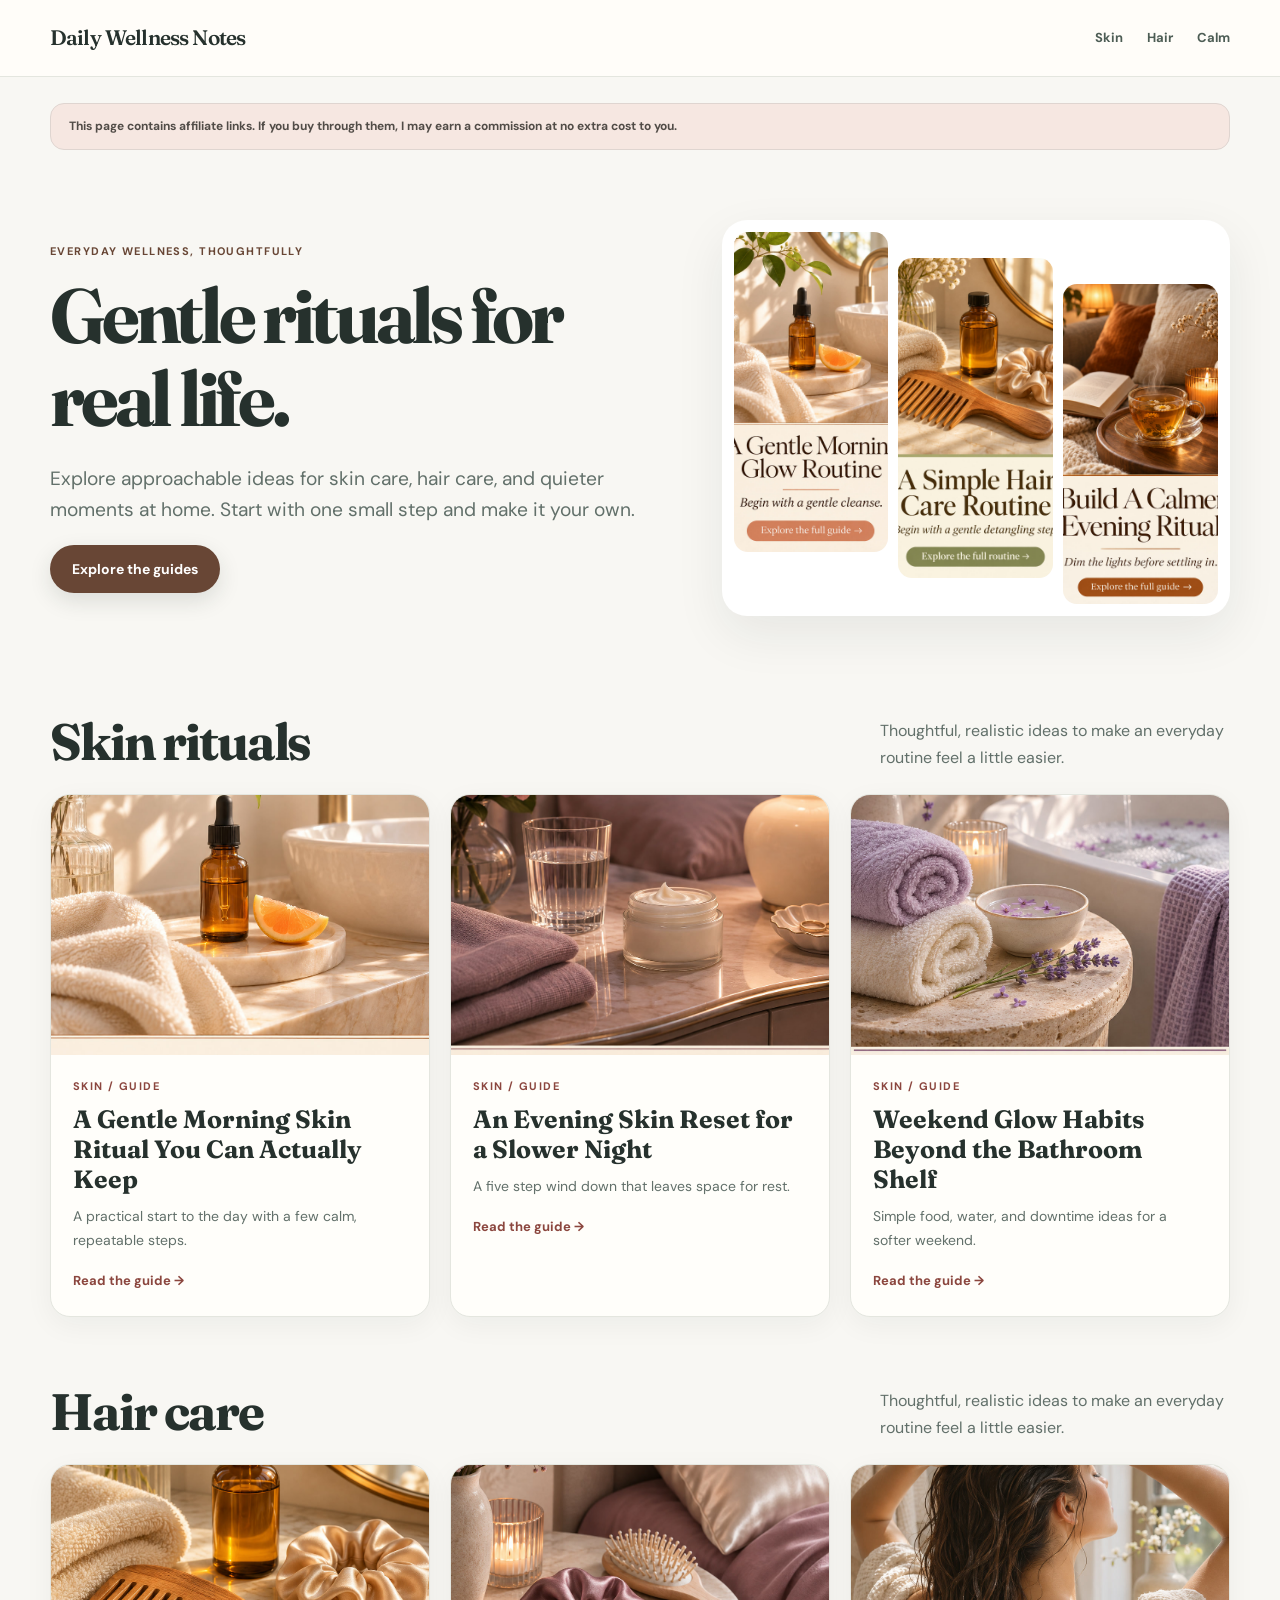
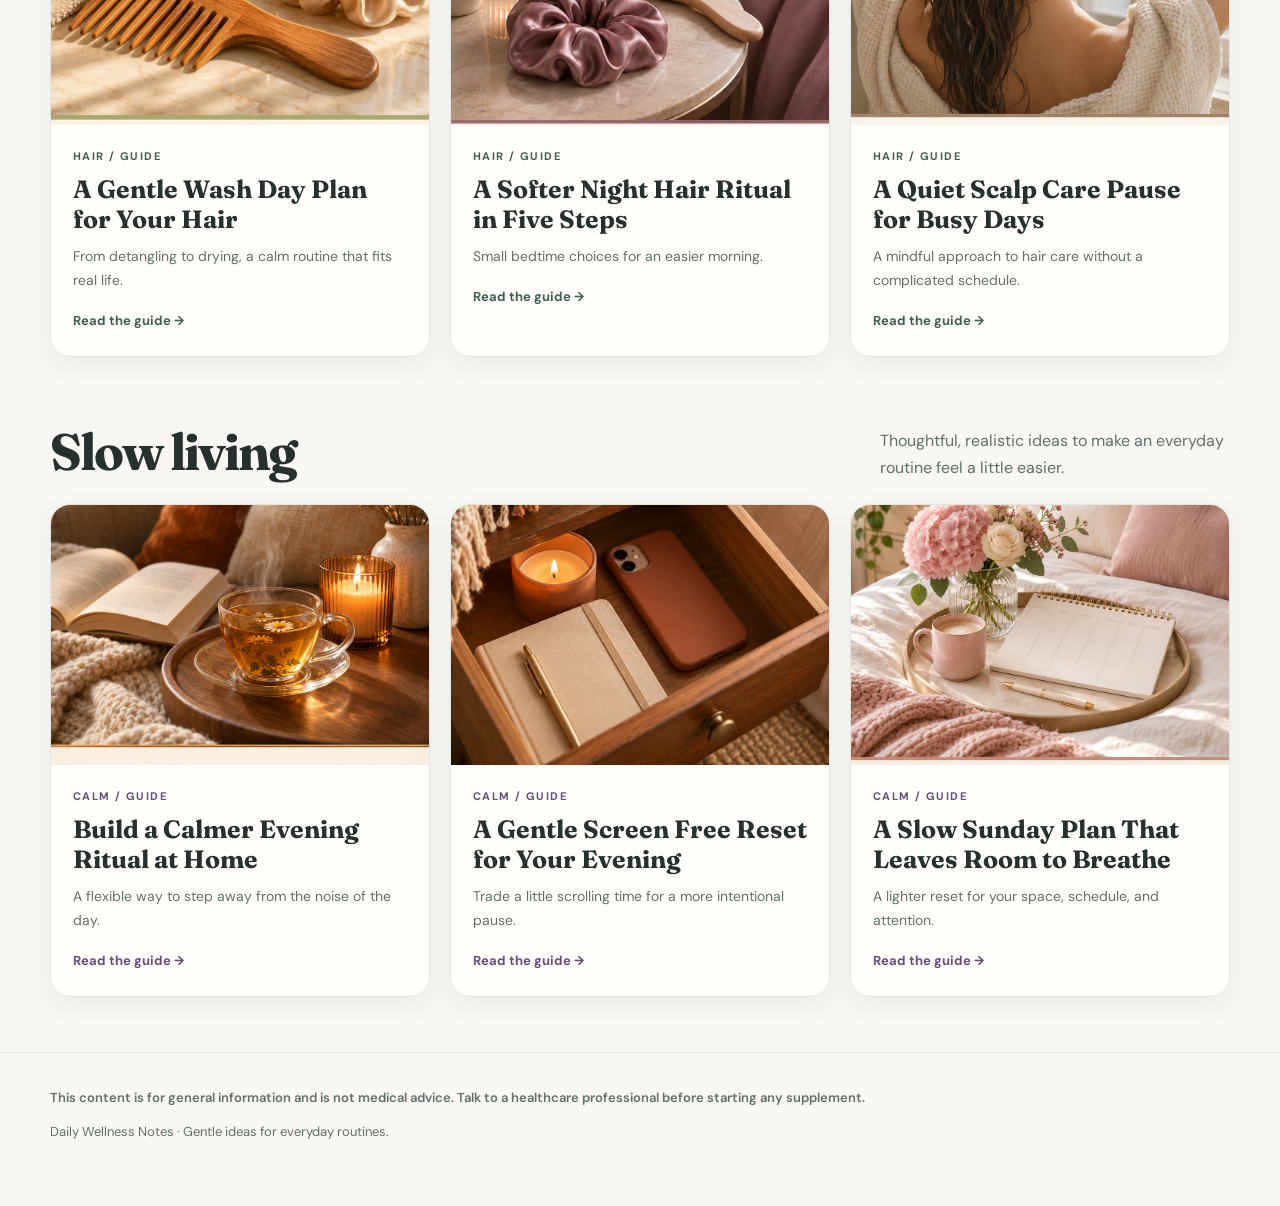
<file: index.html>
<!doctype html><html lang="en"><head><meta charset="utf-8"><meta name="viewport" content="width=device-width, initial-scale=1"><meta name="description" content="Gentle skin care, hair care, and slow living ideas."><link rel="canonical" href="https://dailywellnessnotes.github.io/notes/"><link rel="stylesheet" href="style.css"><title>Home | Daily Wellness Notes</title></head><body class=""><nav class="site-nav"><div class="wrap site-nav__inner"><a class="brand" href="https://dailywellnessnotes.github.io/notes/">Daily Wellness Notes</a><div class="nav-links"><a href="https://dailywellnessnotes.github.io/notes/#skin">Skin</a><a href="https://dailywellnessnotes.github.io/notes/#hair">Hair</a><a href="https://dailywellnessnotes.github.io/notes/#calm">Calm</a></div></div></nav><div class="affiliate-disclosure">This page contains affiliate links. If you buy through them, I may earn a commission at no extra cost to you.</div><main class="wrap"><header class="home-hero"><div><div class="eyebrow">Everyday wellness, thoughtfully</div><h1>Gentle rituals for real life.</h1><p class="lede">Explore approachable ideas for skin care, hair care, and quieter moments at home. Start with one small step and make it your own.</p><a class="btn" href="#skin">Explore the guides</a></div><div class="home-mosaic"><img src="https://dailywellnessnotes.github.io/notes/images/2026-11-11-kolajen-01.jpg" alt="Editorial pin artwork showing sunlit bathroom vanity, cream towel, unlabeled amber skincare dropper, citrus slice, leafy branch." loading="lazy"><img src="https://dailywellnessnotes.github.io/notes/images/2026-11-11-sac-01.jpg" alt="Editorial pin artwork showing sunlit vanity with wooden wide tooth comb, folded towel and unlabeled hair oil bottle." loading="lazy"><img src="https://dailywellnessnotes.github.io/notes/images/2026-11-11-stres-01.jpg" alt="Editorial pin artwork showing steaming herbal tea and candle beside open book on cozy sofa." loading="lazy"></div></header><section class="category-block theme-skin" id="skin"><div class="category-head"><h2>Skin rituals</h2><p>Thoughtful, realistic ideas to make an everyday routine feel a little easier.</p></div><div class="home-grid"><a class="home-card" href="https://dailywellnessnotes.github.io/notes/yazi/morning-skin-ritual.html"><img src="https://dailywellnessnotes.github.io/notes/images/2026-11-11-kolajen-01.jpg" alt="Editorial pin artwork showing sunlit bathroom vanity, cream towel, unlabeled amber skincare dropper, citrus slice, leafy branch." loading="lazy"><div class="home-card__body"><div class="eyebrow">Skin / Guide</div><h3>A Gentle Morning Skin Ritual You Can Actually Keep</h3><p>A practical start to the day with a few calm, repeatable steps.</p><span>Read the guide →</span></div></a><a class="home-card" href="https://dailywellnessnotes.github.io/notes/yazi/evening-skin-reset.html"><img src="https://dailywellnessnotes.github.io/notes/images/2026-11-11-kolajen-02.jpg" alt="Editorial pin artwork showing bedside vanity with folded linen, glass water cup, soft lamp, moisturizer jar without label." loading="lazy"><div class="home-card__body"><div class="eyebrow">Skin / Guide</div><h3>An Evening Skin Reset for a Slower Night</h3><p>A five step wind down that leaves space for rest.</p><span>Read the guide →</span></div></a><a class="home-card" href="https://dailywellnessnotes.github.io/notes/yazi/weekend-glow-habits.html"><img src="https://dailywellnessnotes.github.io/notes/images/2026-11-16-kolajen-02.jpg" alt="Editorial pin artwork showing quiet home spa scene, rolled towels, small bowl and lavender stem by bathtub." loading="lazy"><div class="home-card__body"><div class="eyebrow">Skin / Guide</div><h3>Weekend Glow Habits Beyond the Bathroom Shelf</h3><p>Simple food, water, and downtime ideas for a softer weekend.</p><span>Read the guide →</span></div></a></div></section><section class="category-block theme-hair" id="hair"><div class="category-head"><h2>Hair care</h2><p>Thoughtful, realistic ideas to make an everyday routine feel a little easier.</p></div><div class="home-grid"><a class="home-card" href="https://dailywellnessnotes.github.io/notes/yazi/gentle-wash-day.html"><img src="https://dailywellnessnotes.github.io/notes/images/2026-11-11-sac-01.jpg" alt="Editorial pin artwork showing sunlit vanity with wooden wide tooth comb, folded towel and unlabeled hair oil bottle." loading="lazy"><div class="home-card__body"><div class="eyebrow">Hair / Guide</div><h3>A Gentle Wash Day Plan for Your Hair</h3><p>From detangling to drying, a calm routine that fits real life.</p><span>Read the guide →</span></div></a><a class="home-card" href="https://dailywellnessnotes.github.io/notes/yazi/night-hair-ritual.html"><img src="https://dailywellnessnotes.github.io/notes/images/2026-11-17-sac-02.jpg" alt="Editorial pin artwork showing loose silk scrunchie, brush and pillow on softly lit bedside table." loading="lazy"><div class="home-card__body"><div class="eyebrow">Hair / Guide</div><h3>A Softer Night Hair Ritual in Five Steps</h3><p>Small bedtime choices for an easier morning.</p><span>Read the guide →</span></div></a><a class="home-card" href="https://dailywellnessnotes.github.io/notes/yazi/scalp-care-pause.html"><img src="https://dailywellnessnotes.github.io/notes/images/2026-11-12-sac-02.jpg" alt="Editorial pin artwork showing hands gently massaging scalp of healthy woman from behind in natural window light." loading="lazy"><div class="home-card__body"><div class="eyebrow">Hair / Guide</div><h3>A Quiet Scalp Care Pause for Busy Days</h3><p>A mindful approach to hair care without a complicated schedule.</p><span>Read the guide →</span></div></a></div></section><section class="category-block theme-calm" id="calm"><div class="category-head"><h2>Slow living</h2><p>Thoughtful, realistic ideas to make an everyday routine feel a little easier.</p></div><div class="home-grid"><a class="home-card" href="https://dailywellnessnotes.github.io/notes/yazi/calm-evening-ritual.html"><img src="https://dailywellnessnotes.github.io/notes/images/2026-11-11-stres-01.jpg" alt="Editorial pin artwork showing steaming herbal tea and candle beside open book on cozy sofa." loading="lazy"><div class="home-card__body"><div class="eyebrow">Calm / Guide</div><h3>Build a Calmer Evening Ritual at Home</h3><p>A flexible way to step away from the noise of the day.</p><span>Read the guide →</span></div></a><a class="home-card" href="https://dailywellnessnotes.github.io/notes/yazi/screen-free-reset.html"><img src="https://dailywellnessnotes.github.io/notes/images/2026-11-12-stres-02.jpg" alt="Editorial pin artwork showing phone face down in drawer beside paper journal and candle." loading="lazy"><div class="home-card__body"><div class="eyebrow">Calm / Guide</div><h3>A Gentle Screen Free Reset for Your Evening</h3><p>Trade a little scrolling time for a more intentional pause.</p><span>Read the guide →</span></div></a><a class="home-card" href="https://dailywellnessnotes.github.io/notes/yazi/slow-sunday-plan.html"><img src="https://dailywellnessnotes.github.io/notes/images/2026-11-17-stres-02.jpg" alt="Editorial pin artwork showing freshly made bed, flowers and blank weekly planner on tray." loading="lazy"><div class="home-card__body"><div class="eyebrow">Calm / Guide</div><h3>A Slow Sunday Plan That Leaves Room to Breathe</h3><p>A lighter reset for your space, schedule, and attention.</p><span>Read the guide →</span></div></a></div></section></main><footer class="site-footer"><div class="wrap"><p class="medical-note">This content is for general information and is not medical advice. Talk to a healthcare professional before starting any supplement.</p><p>Daily Wellness Notes · Gentle ideas for everyday routines.</p></div></footer></body></html>
</file>
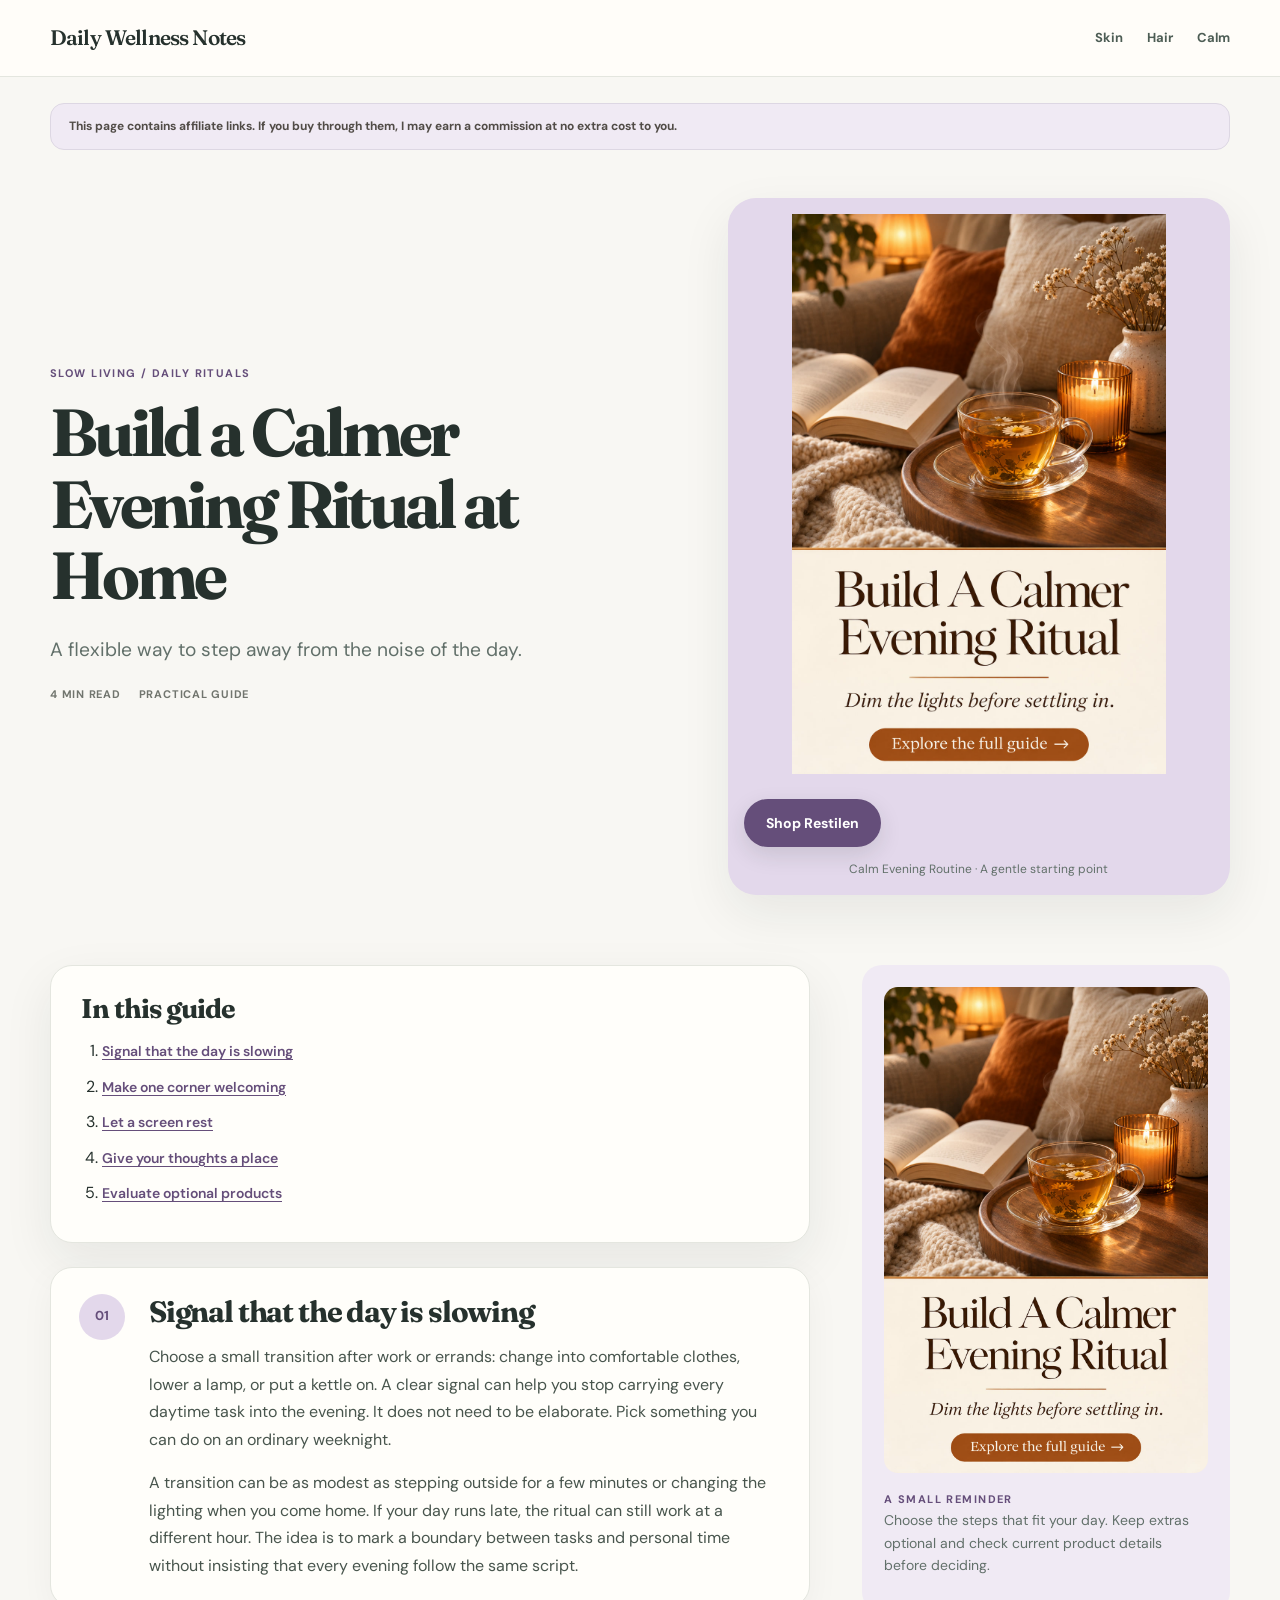
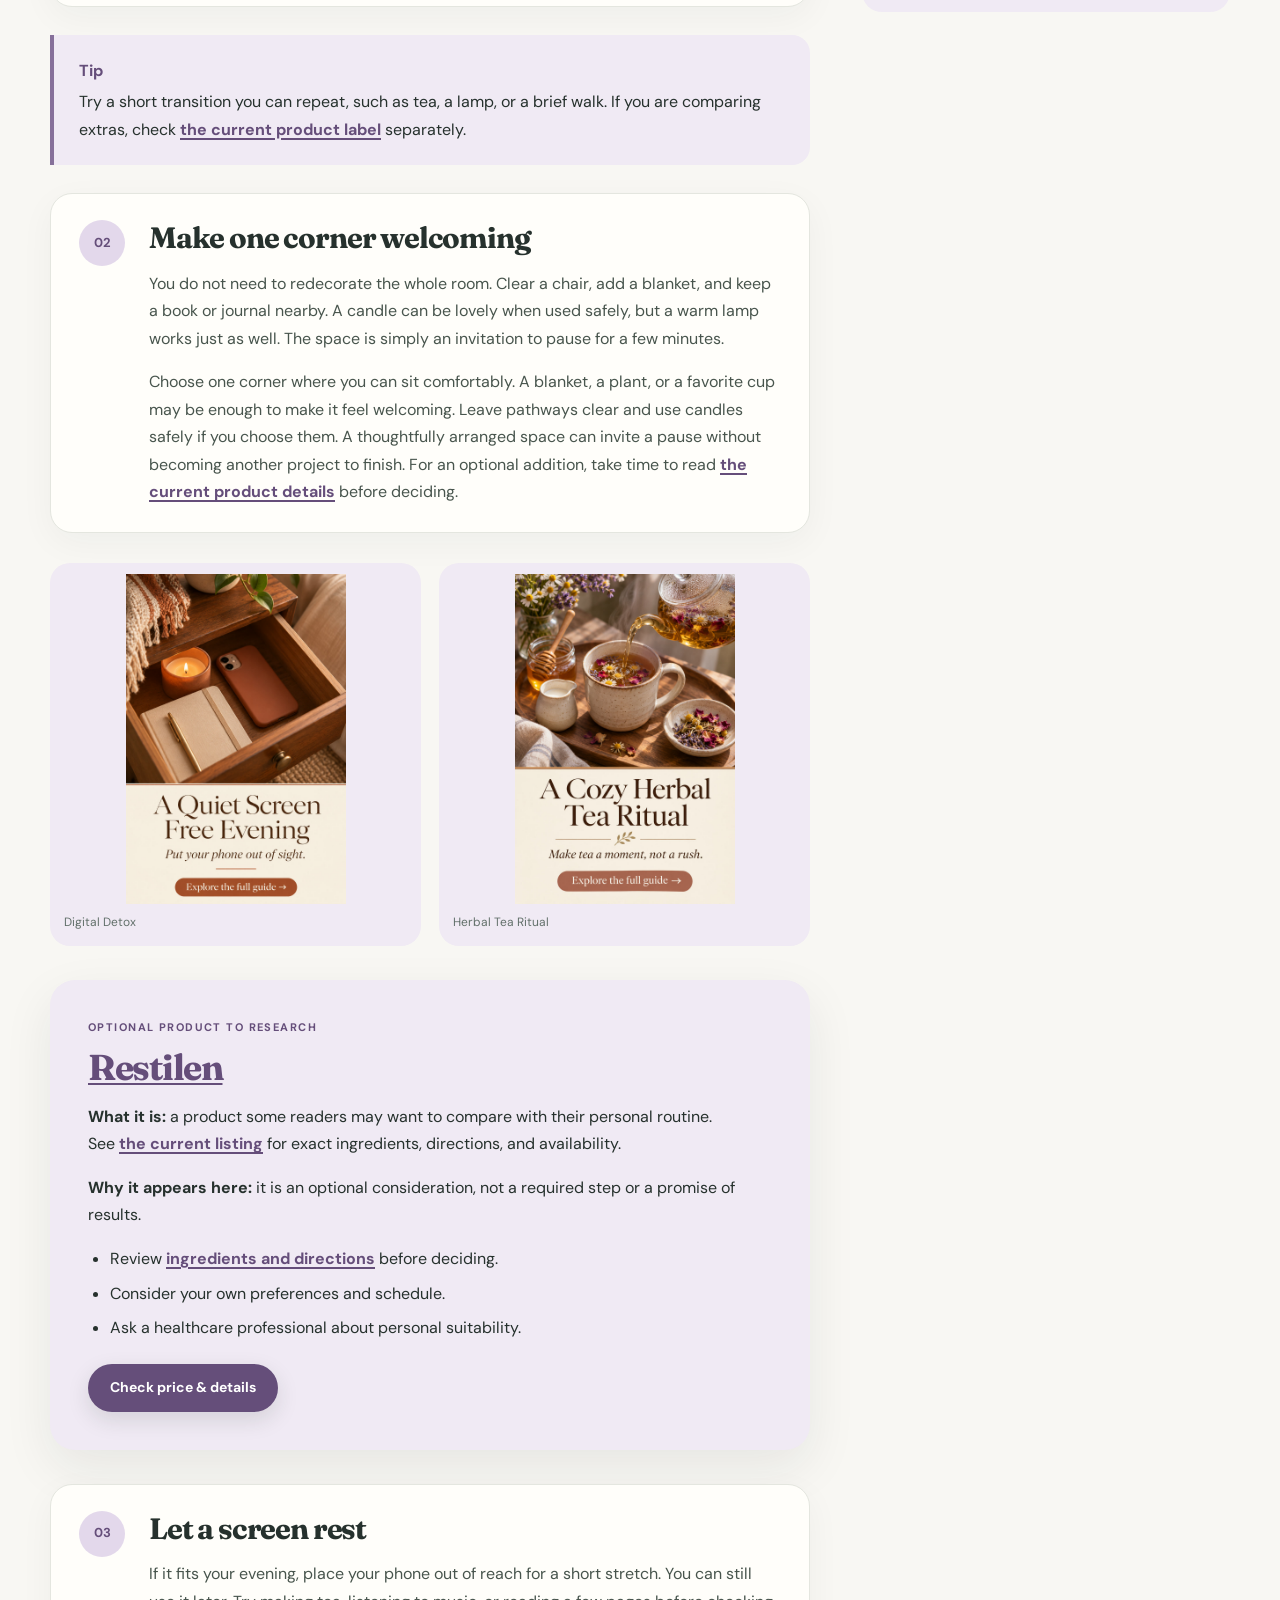
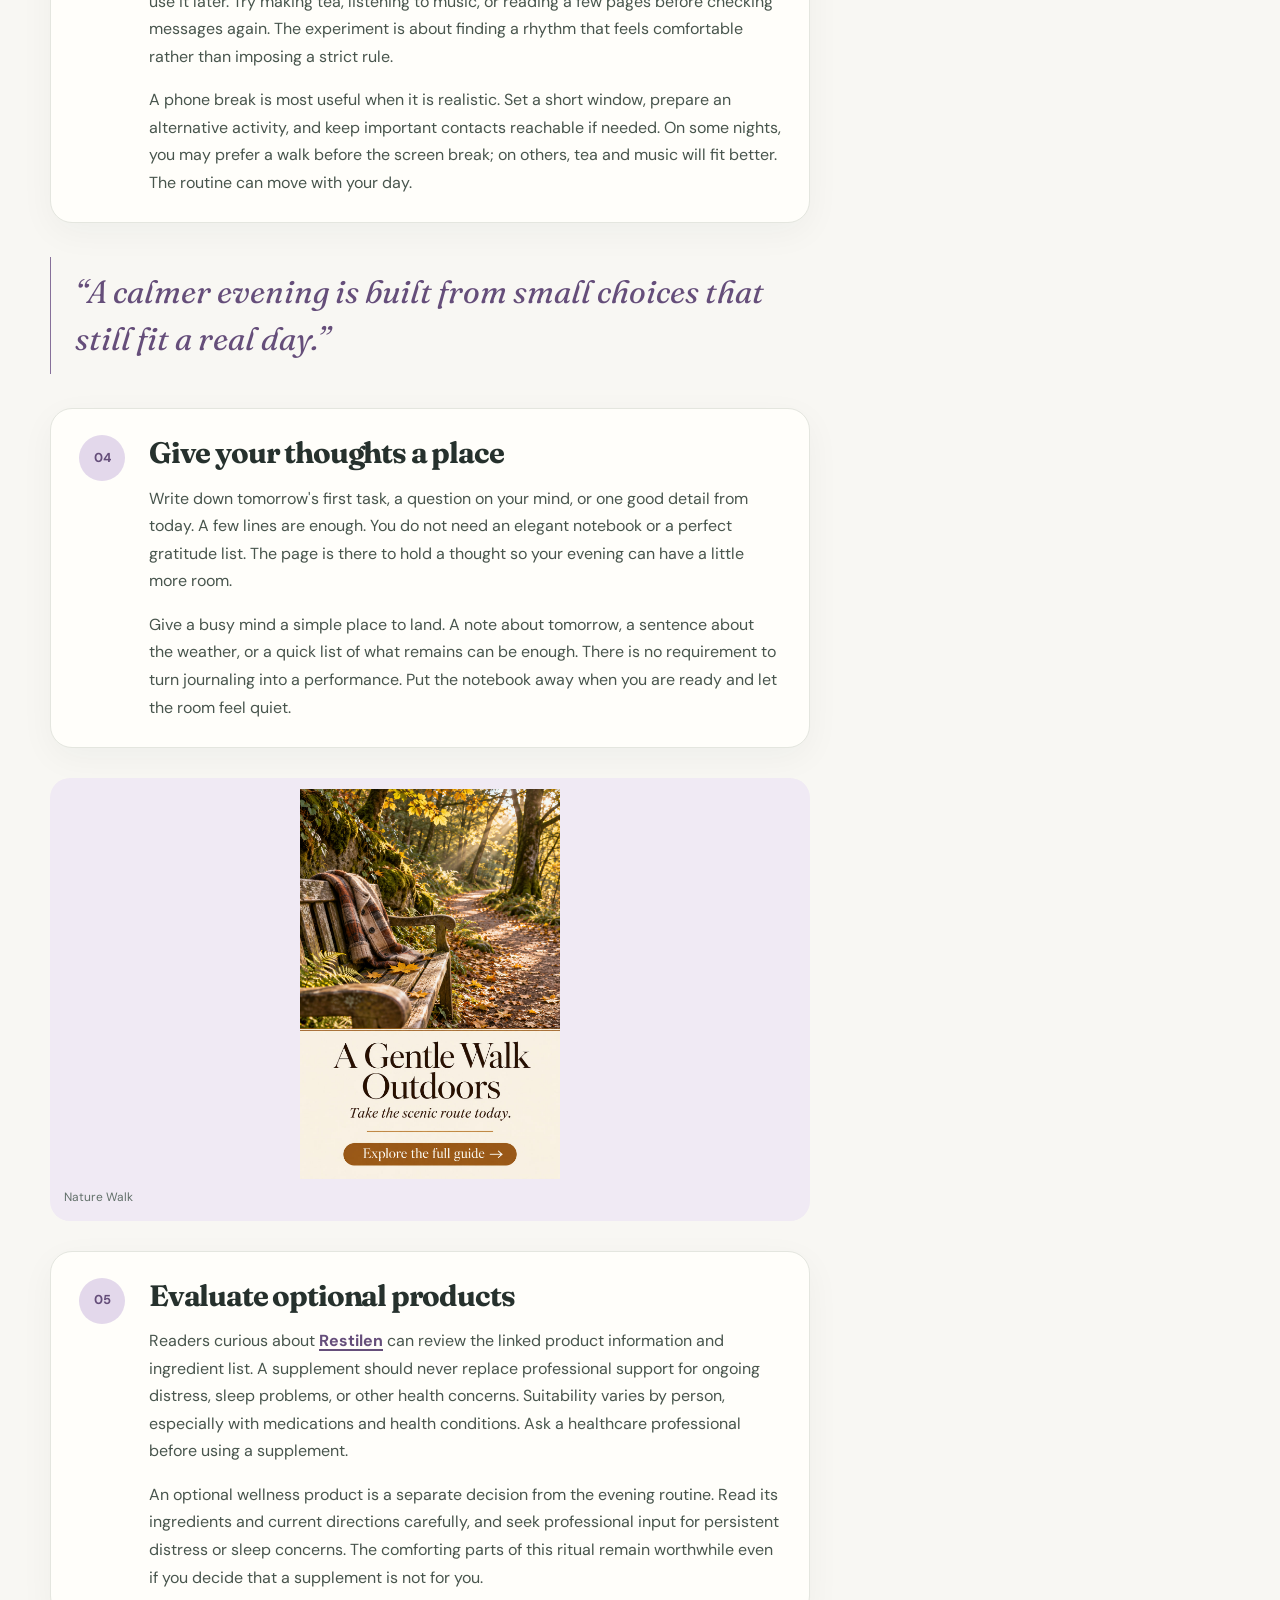
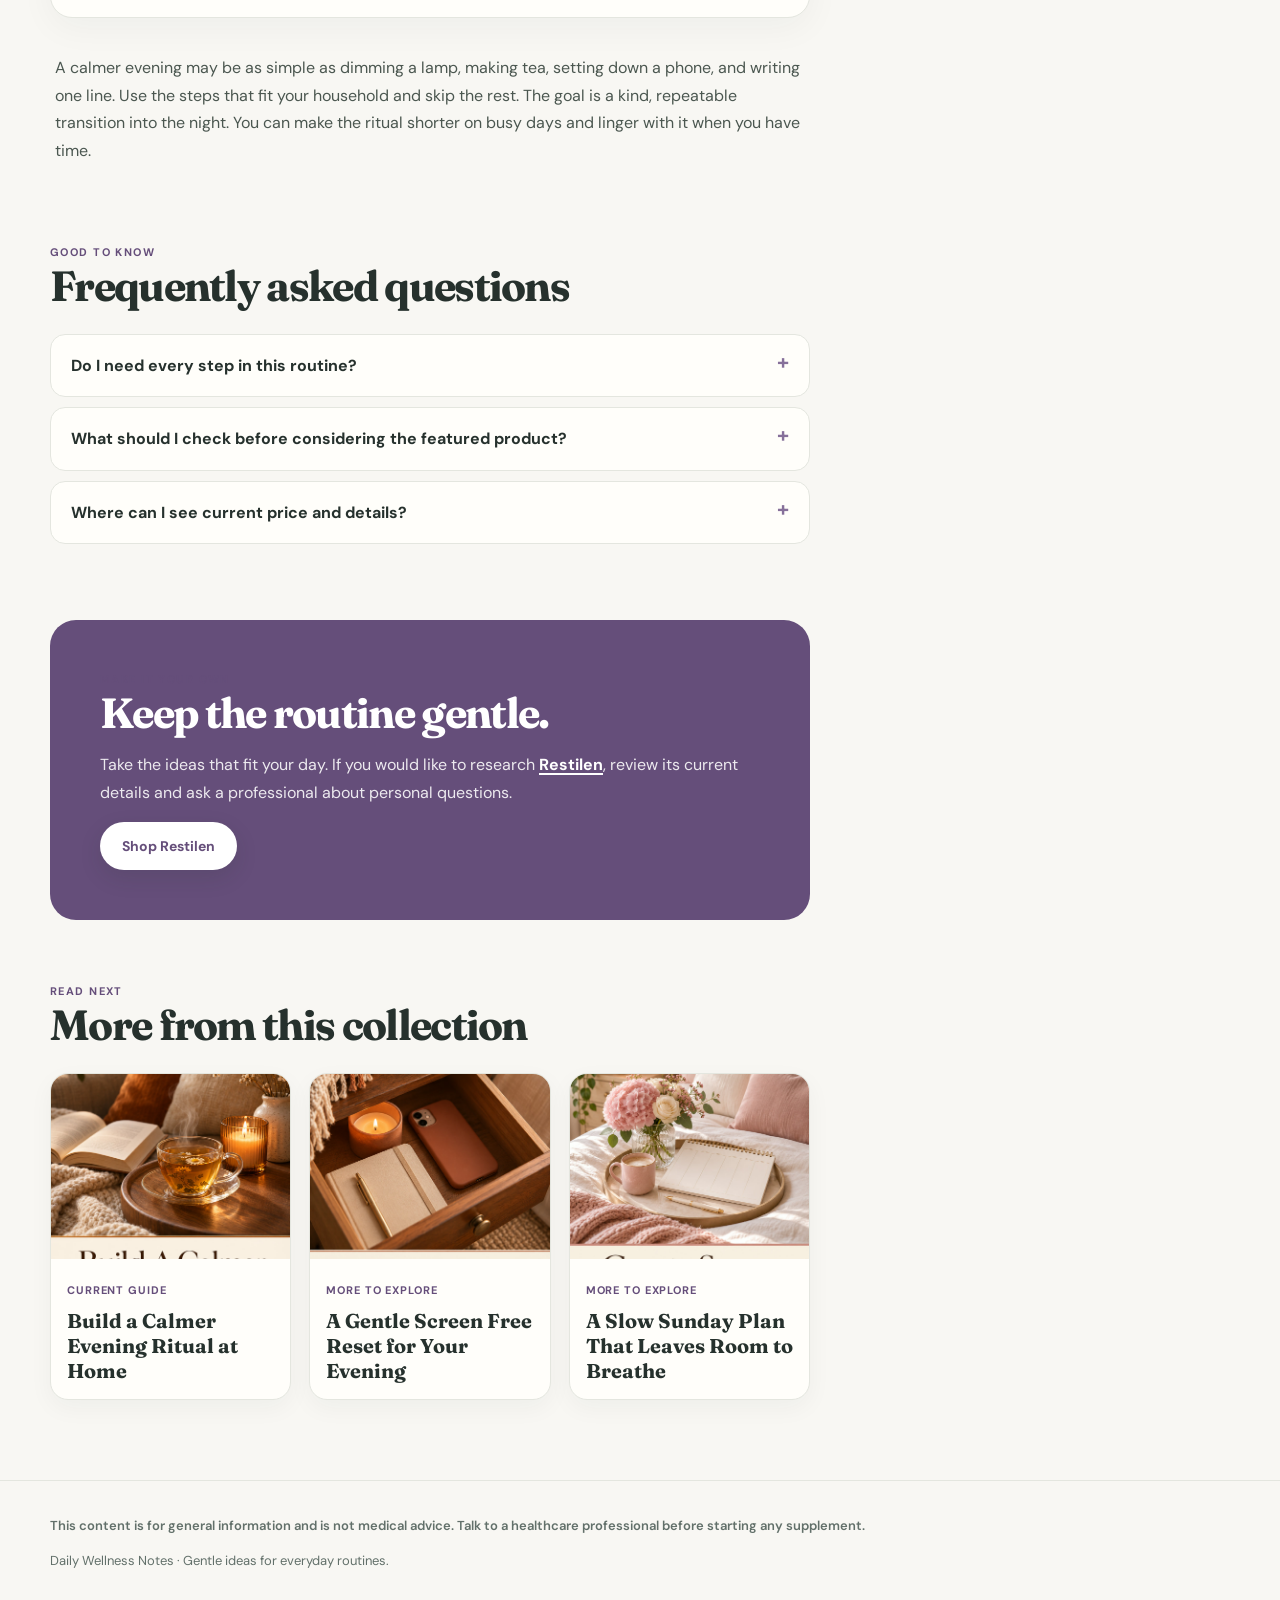
<file: yazi/calm-evening-ritual.html>
<!doctype html><html lang="en"><head><meta charset="utf-8"><meta name="viewport" content="width=device-width, initial-scale=1"><meta name="description" content="A flexible way to step away from the noise of the day."><link rel="canonical" href="https://dailywellnessnotes.github.io/notes/yazi/calm-evening-ritual.html"><link rel="stylesheet" href="../style.css"><title>Build a Calmer Evening Ritual at Home | Daily Wellness Notes</title></head><body class="theme-calm article-page"><nav class="site-nav"><div class="wrap site-nav__inner"><a class="brand" href="https://dailywellnessnotes.github.io/notes/">Daily Wellness Notes</a><div class="nav-links"><a href="https://dailywellnessnotes.github.io/notes/#skin">Skin</a><a href="https://dailywellnessnotes.github.io/notes/#hair">Hair</a><a href="https://dailywellnessnotes.github.io/notes/#calm">Calm</a></div></div></nav><div class="affiliate-disclosure">This page contains affiliate links. If you buy through them, I may earn a commission at no extra cost to you.</div><header class="wrap article-hero"><div class="hero-copy"><div class="eyebrow">Slow living / Daily rituals</div><h1>Build a Calmer Evening Ritual at Home</h1><p class="lede">A flexible way to step away from the noise of the day.</p><div class="read-meta"><span>4 min read</span><span>Practical guide</span></div></div><figure class="hero-media"><img src="https://dailywellnessnotes.github.io/notes/images/2026-11-11-stres-01.jpg" alt="Editorial pin artwork showing steaming herbal tea and candle beside open book on cozy sofa." loading="lazy"><div class="hero-actions"><a class="btn affiliate-button" href="https://nplink.net/k0tsudy0" target="_blank" rel="sponsored nofollow noopener">Shop Restilen</a></div><figcaption>Calm Evening Routine · A gentle starting point</figcaption></figure></header><main class="wrap article-layout"><div class="article-main"><section class="toc" aria-label="In this guide"><h2>In this guide</h2><ol><li><a href="#step-1">Signal that the day is slowing</a></li><li><a href="#step-2">Make one corner welcoming</a></li><li><a href="#step-3">Let a screen rest</a></li><li><a href="#step-4">Give your thoughts a place</a></li><li><a href="#step-5">Evaluate optional products</a></li></ol></section><section class="step-card" id="step-1"><div class="step-badge">01</div><div><h2>Signal that the day is slowing</h2><p>Choose a small transition after work or errands: change into comfortable clothes, lower a lamp, or put a kettle on. A clear signal can help you stop carrying every daytime task into the evening. It does not need to be elaborate. Pick something you can do on an ordinary weeknight.</p><p>A transition can be as modest as stepping outside for a few minutes or changing the lighting when you come home. If your day runs late, the ritual can still work at a different hour. The idea is to mark a boundary between tasks and personal time without insisting that every evening follow the same script.</p></div></section><aside class="tip-box"><strong>Tip</strong><p>Try a short transition you can repeat, such as tea, a lamp, or a brief walk. If you are comparing extras, check <a class="text-link" href="https://nplink.net/k0tsudy0" target="_blank" rel="sponsored nofollow noopener">the current product label</a> separately.</p></aside><section class="step-card" id="step-2"><div class="step-badge">02</div><div><h2>Make one corner welcoming</h2><p>You do not need to redecorate the whole room. Clear a chair, add a blanket, and keep a book or journal nearby. A candle can be lovely when used safely, but a warm lamp works just as well. The space is simply an invitation to pause for a few minutes.</p><p>Choose one corner where you can sit comfortably. A blanket, a plant, or a favorite cup may be enough to make it feel welcoming. Leave pathways clear and use candles safely if you choose them. A thoughtfully arranged space can invite a pause without becoming another project to finish. For an optional addition, take time to read <a class="text-link" href="https://nplink.net/k0tsudy0" target="_blank" rel="sponsored nofollow noopener">the current product details</a> before deciding.</p></div></section><div class="article-figure"><figure><img src="https://dailywellnessnotes.github.io/notes/images/2026-11-12-stres-02.jpg" alt="Editorial pin artwork showing phone face down in drawer beside paper journal and candle." loading="lazy"><figcaption>Digital Detox</figcaption></figure><figure><img src="https://dailywellnessnotes.github.io/notes/images/2026-11-15-stres-02.jpg" alt="Editorial pin artwork showing teapot pouring herbal tea into ceramic mug with dried flowers." loading="lazy"><figcaption>Herbal Tea Ritual</figcaption></figure></div><section class="product-card" aria-label="Featured product"><div class="eyebrow">Optional product to research</div><h2><a class="text-link" href="https://nplink.net/k0tsudy0" target="_blank" rel="sponsored nofollow noopener">Restilen</a></h2><p><strong>What it is:</strong> a product some readers may want to compare with their personal routine. See <a class="text-link" href="https://nplink.net/k0tsudy0" target="_blank" rel="sponsored nofollow noopener">the current listing</a> for exact ingredients, directions, and availability.</p><p><strong>Why it appears here:</strong> it is an optional consideration, not a required step or a promise of results.</p><ul><li>Review <a class="text-link" href="https://nplink.net/k0tsudy0" target="_blank" rel="sponsored nofollow noopener">ingredients and directions</a> before deciding.</li><li>Consider your own preferences and schedule.</li><li>Ask a healthcare professional about personal suitability.</li></ul><a class="btn affiliate-button" href="https://nplink.net/k0tsudy0" target="_blank" rel="sponsored nofollow noopener">Check price &amp; details</a></section><section class="step-card" id="step-3"><div class="step-badge">03</div><div><h2>Let a screen rest</h2><p>If it fits your evening, place your phone out of reach for a short stretch. You can still use it later. Try making tea, listening to music, or reading a few pages before checking messages again. The experiment is about finding a rhythm that feels comfortable rather than imposing a strict rule.</p><p>A phone break is most useful when it is realistic. Set a short window, prepare an alternative activity, and keep important contacts reachable if needed. On some nights, you may prefer a walk before the screen break; on others, tea and music will fit better. The routine can move with your day.</p></div></section><blockquote class="pullquote">“A calmer evening is built from small choices that still fit a real day.”</blockquote><section class="step-card" id="step-4"><div class="step-badge">04</div><div><h2>Give your thoughts a place</h2><p>Write down tomorrow&#x27;s first task, a question on your mind, or one good detail from today. A few lines are enough. You do not need an elegant notebook or a perfect gratitude list. The page is there to hold a thought so your evening can have a little more room.</p><p>Give a busy mind a simple place to land. A note about tomorrow, a sentence about the weather, or a quick list of what remains can be enough. There is no requirement to turn journaling into a performance. Put the notebook away when you are ready and let the room feel quiet.</p></div></section><div class="article-figure article-figure--single"><figure><img src="https://dailywellnessnotes.github.io/notes/images/2026-11-17-stres-01.jpg" alt="Editorial pin artwork showing leafy woodland path with warm sunlight, cozy jacket draped over bench." loading="lazy"><figcaption>Nature Walk</figcaption></figure></div><section class="step-card" id="step-5"><div class="step-badge">05</div><div><h2>Evaluate optional products</h2><p>Readers curious about <a class="text-link" href="https://nplink.net/k0tsudy0" target="_blank" rel="sponsored nofollow noopener">Restilen</a> can review the linked product information and ingredient list. A supplement should never replace professional support for ongoing distress, sleep problems, or other health concerns. Suitability varies by person, especially with medications and health conditions. Ask a healthcare professional before using a supplement.</p><p>An optional wellness product is a separate decision from the evening routine. Read its ingredients and current directions carefully, and seek professional input for persistent distress or sleep concerns. The comforting parts of this ritual remain worthwhile even if you decide that a supplement is not for you.</p></div></section><p class="closing-copy">A calmer evening may be as simple as dimming a lamp, making tea, setting down a phone, and writing one line. Use the steps that fit your household and skip the rest. The goal is a kind, repeatable transition into the night. You can make the ritual shorter on busy days and linger with it when you have time.</p><section class="faq" id="faq"><div class="eyebrow">Good to know</div><h2>Frequently asked questions</h2><details><summary>Do I need every step in this routine?</summary><p>No. Start with the part that fits your day and adjust the rest to your preferences. A comfortable, repeatable routine is more useful than a perfect checklist.</p></details><details><summary>What should I check before considering the featured product?</summary><p>Read the current <a class="text-link" href="https://nplink.net/k0tsudy0" target="_blank" rel="sponsored nofollow noopener">Restilen</a> ingredients and directions. Your medications, health conditions, and personal needs may affect whether a supplement is appropriate.</p></details><details><summary>Where can I see current price and details?</summary><p>Use <a class="text-link" href="https://nplink.net/k0tsudy0" target="_blank" rel="sponsored nofollow noopener">the current product page</a> to review up-to-date information. Ask a healthcare professional before starting any supplement.</p></details></section><section class="final-cta"><div class="eyebrow">Make it your own</div><h2>Keep the routine gentle.</h2><p>Take the ideas that fit your day. If you would like to research <a class="text-link" href="https://nplink.net/k0tsudy0" target="_blank" rel="sponsored nofollow noopener">Restilen</a>, review its current details and ask a professional about personal questions.</p><a class="btn btn--light affiliate-button" href="https://nplink.net/k0tsudy0" target="_blank" rel="sponsored nofollow noopener">Shop Restilen</a></section><section class="related"><div class="eyebrow">Read next</div><h2>More from this collection</h2><div class="related-grid"><a class="related-card" href="https://dailywellnessnotes.github.io/notes/yazi/calm-evening-ritual.html"><img src="https://dailywellnessnotes.github.io/notes/images/2026-11-11-stres-01.jpg" alt="Editorial pin artwork showing steaming herbal tea and candle beside open book on cozy sofa." loading="lazy"><div class="related-card__body"><span>Current guide</span><h3>Build a Calmer Evening Ritual at Home</h3></div></a><a class="related-card" href="https://dailywellnessnotes.github.io/notes/yazi/screen-free-reset.html"><img src="https://dailywellnessnotes.github.io/notes/images/2026-11-12-stres-02.jpg" alt="Editorial pin artwork showing phone face down in drawer beside paper journal and candle." loading="lazy"><div class="related-card__body"><span>More to explore</span><h3>A Gentle Screen Free Reset for Your Evening</h3></div></a><a class="related-card" href="https://dailywellnessnotes.github.io/notes/yazi/slow-sunday-plan.html"><img src="https://dailywellnessnotes.github.io/notes/images/2026-11-17-stres-02.jpg" alt="Editorial pin artwork showing freshly made bed, flowers and blank weekly planner on tray." loading="lazy"><div class="related-card__body"><span>More to explore</span><h3>A Slow Sunday Plan That Leaves Room to Breathe</h3></div></a></div></section></div><aside class="article-aside"><div class="aside-card"><img src="https://dailywellnessnotes.github.io/notes/images/2026-11-11-stres-01.jpg" alt="Editorial pin artwork showing steaming herbal tea and candle beside open book on cozy sofa." loading="lazy"><div class="kicker">A small reminder</div><p>Choose the steps that fit your day. Keep extras optional and check current product details before deciding.</p></div></aside></main><div class="mobile-shop"><span>Explore the optional product</span><a class="btn affiliate-button" href="https://nplink.net/k0tsudy0" target="_blank" rel="sponsored nofollow noopener">Shop Restilen</a></div><footer class="site-footer"><div class="wrap"><p class="medical-note">This content is for general information and is not medical advice. Talk to a healthcare professional before starting any supplement.</p><p>Daily Wellness Notes · Gentle ideas for everyday routines.</p></div></footer></body></html>
</file>
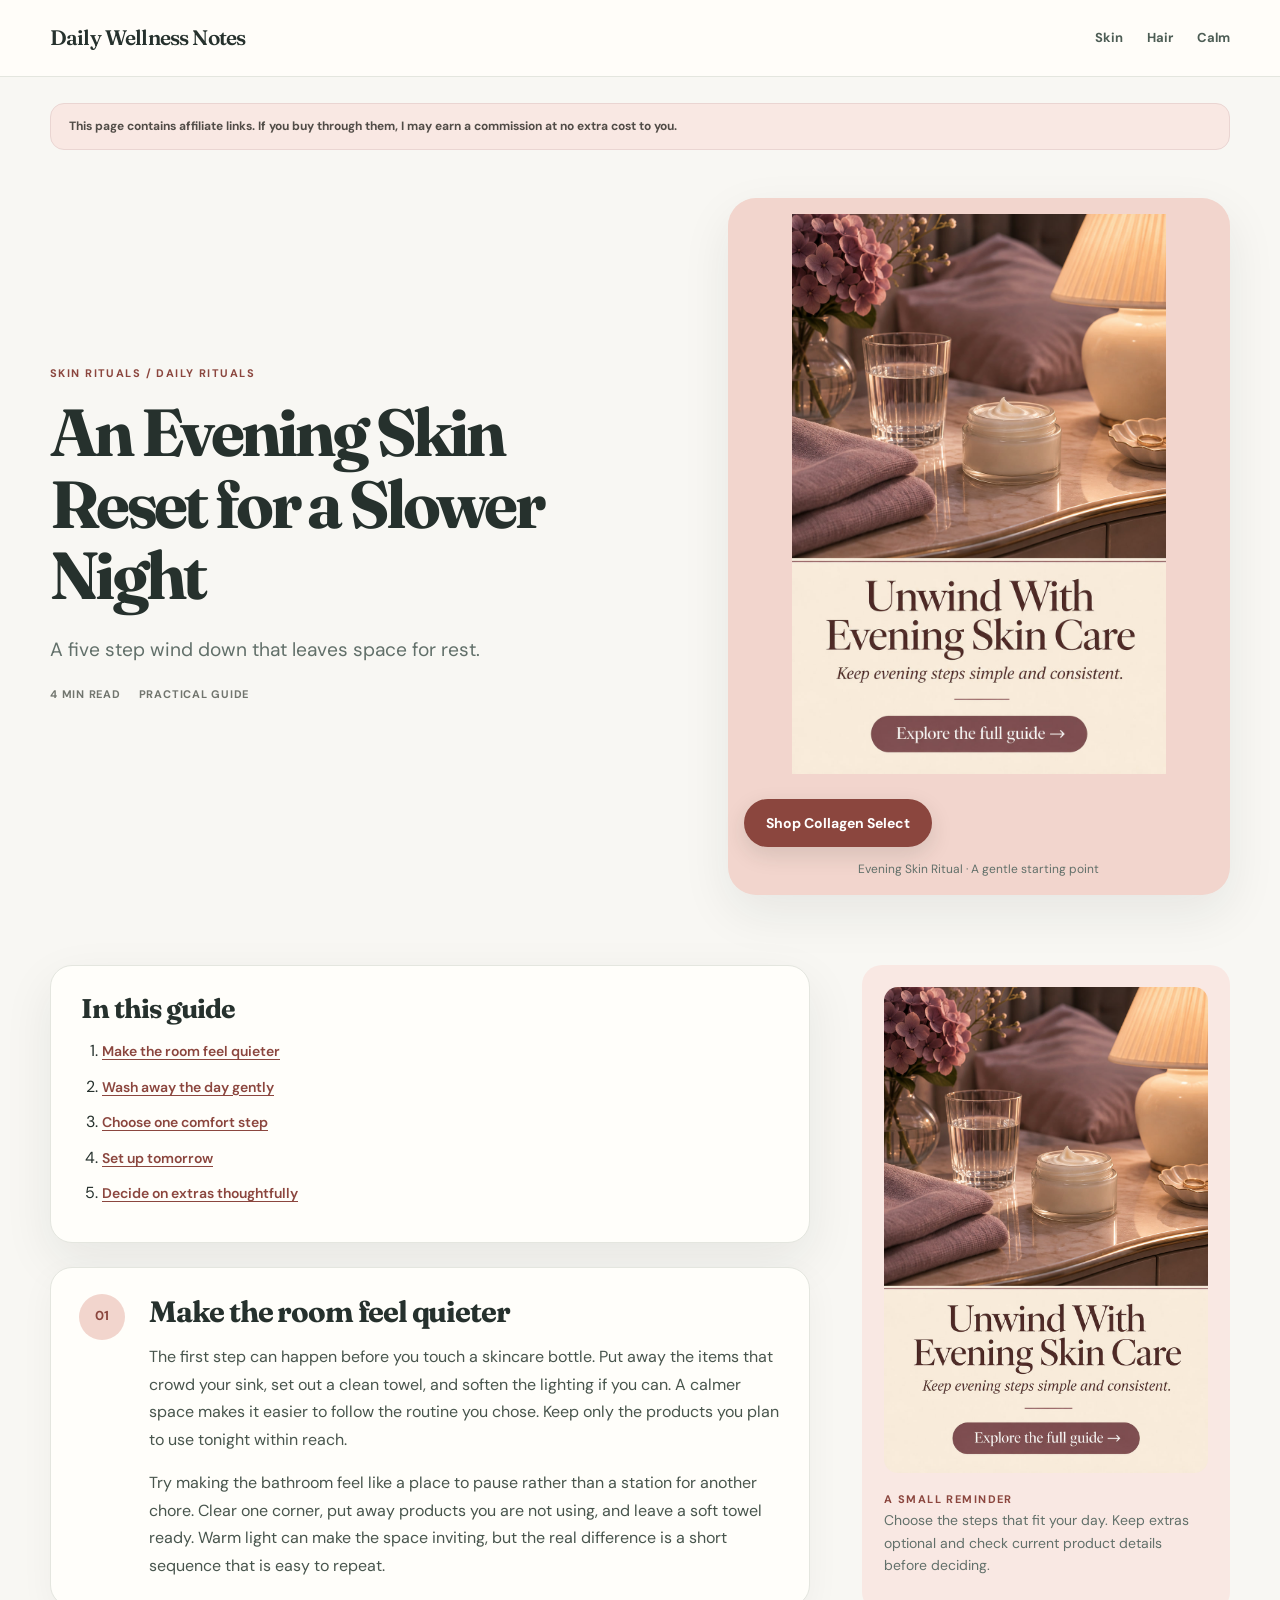
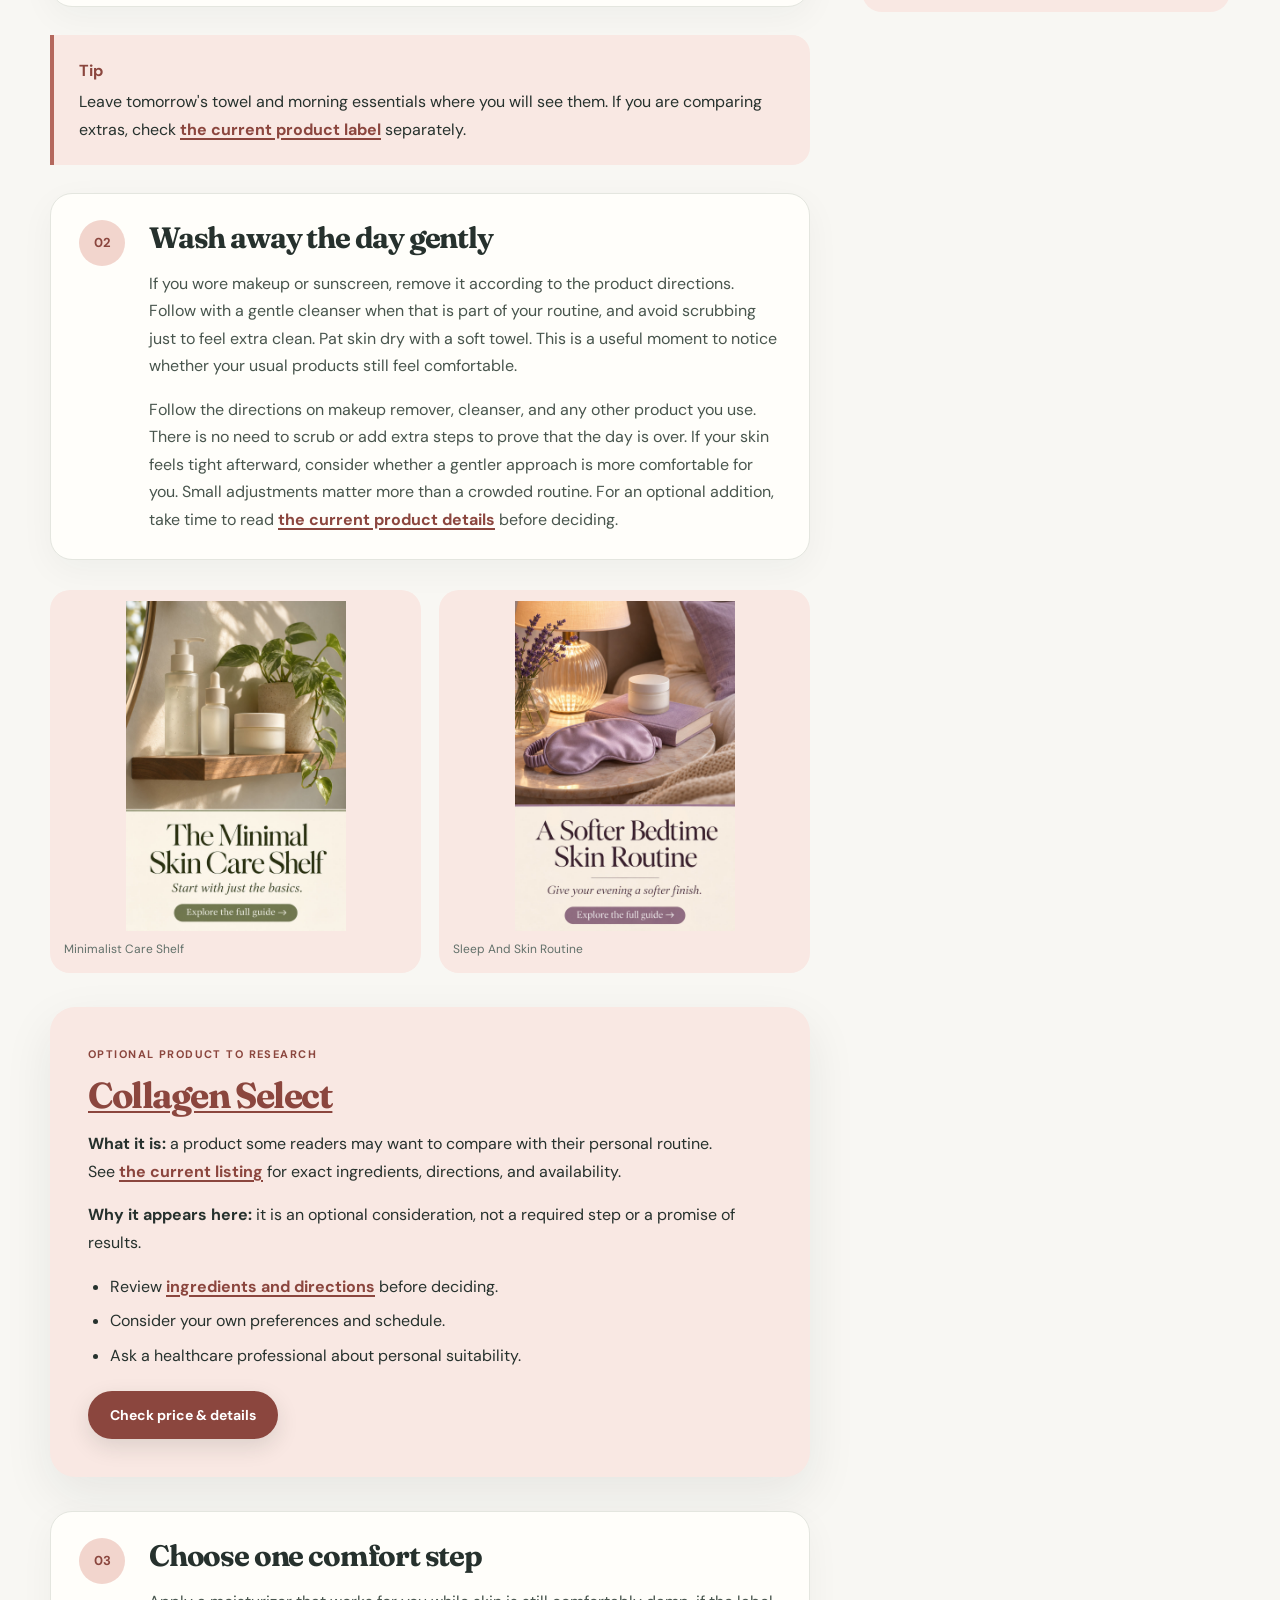
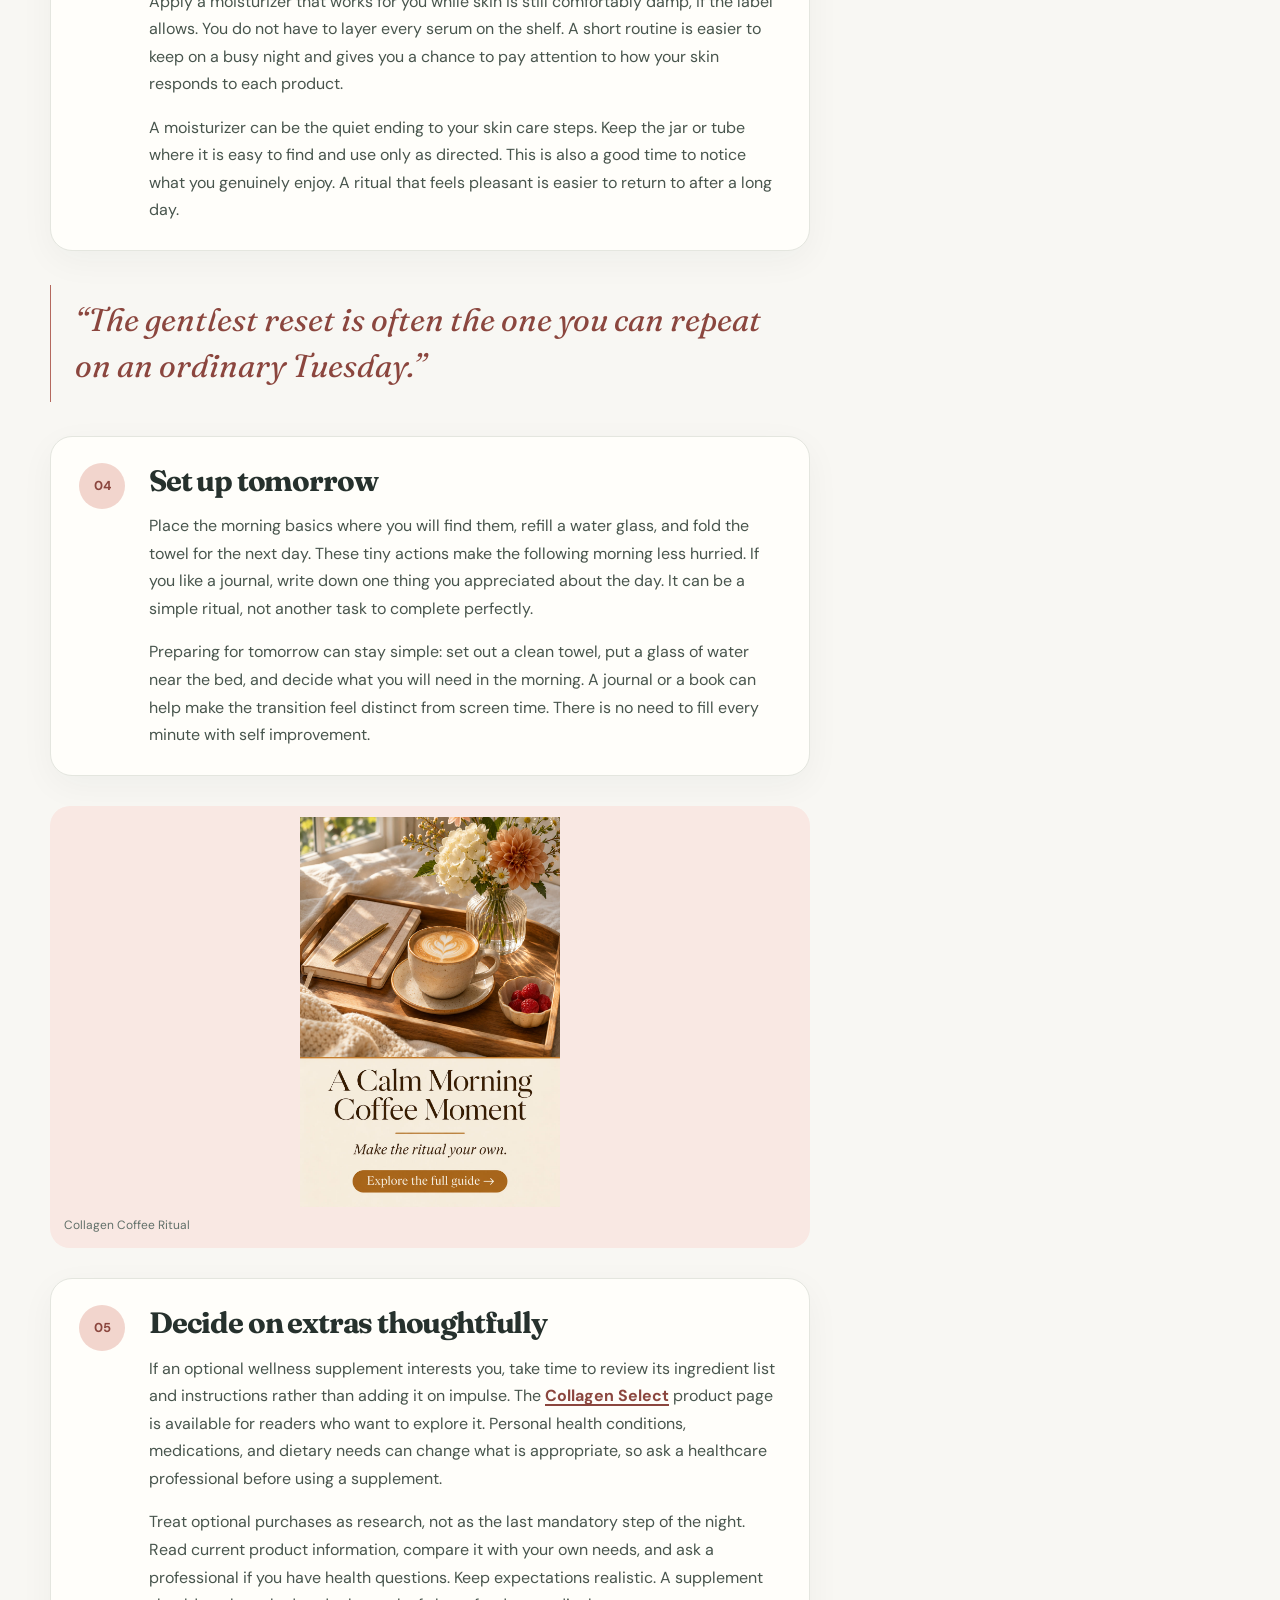
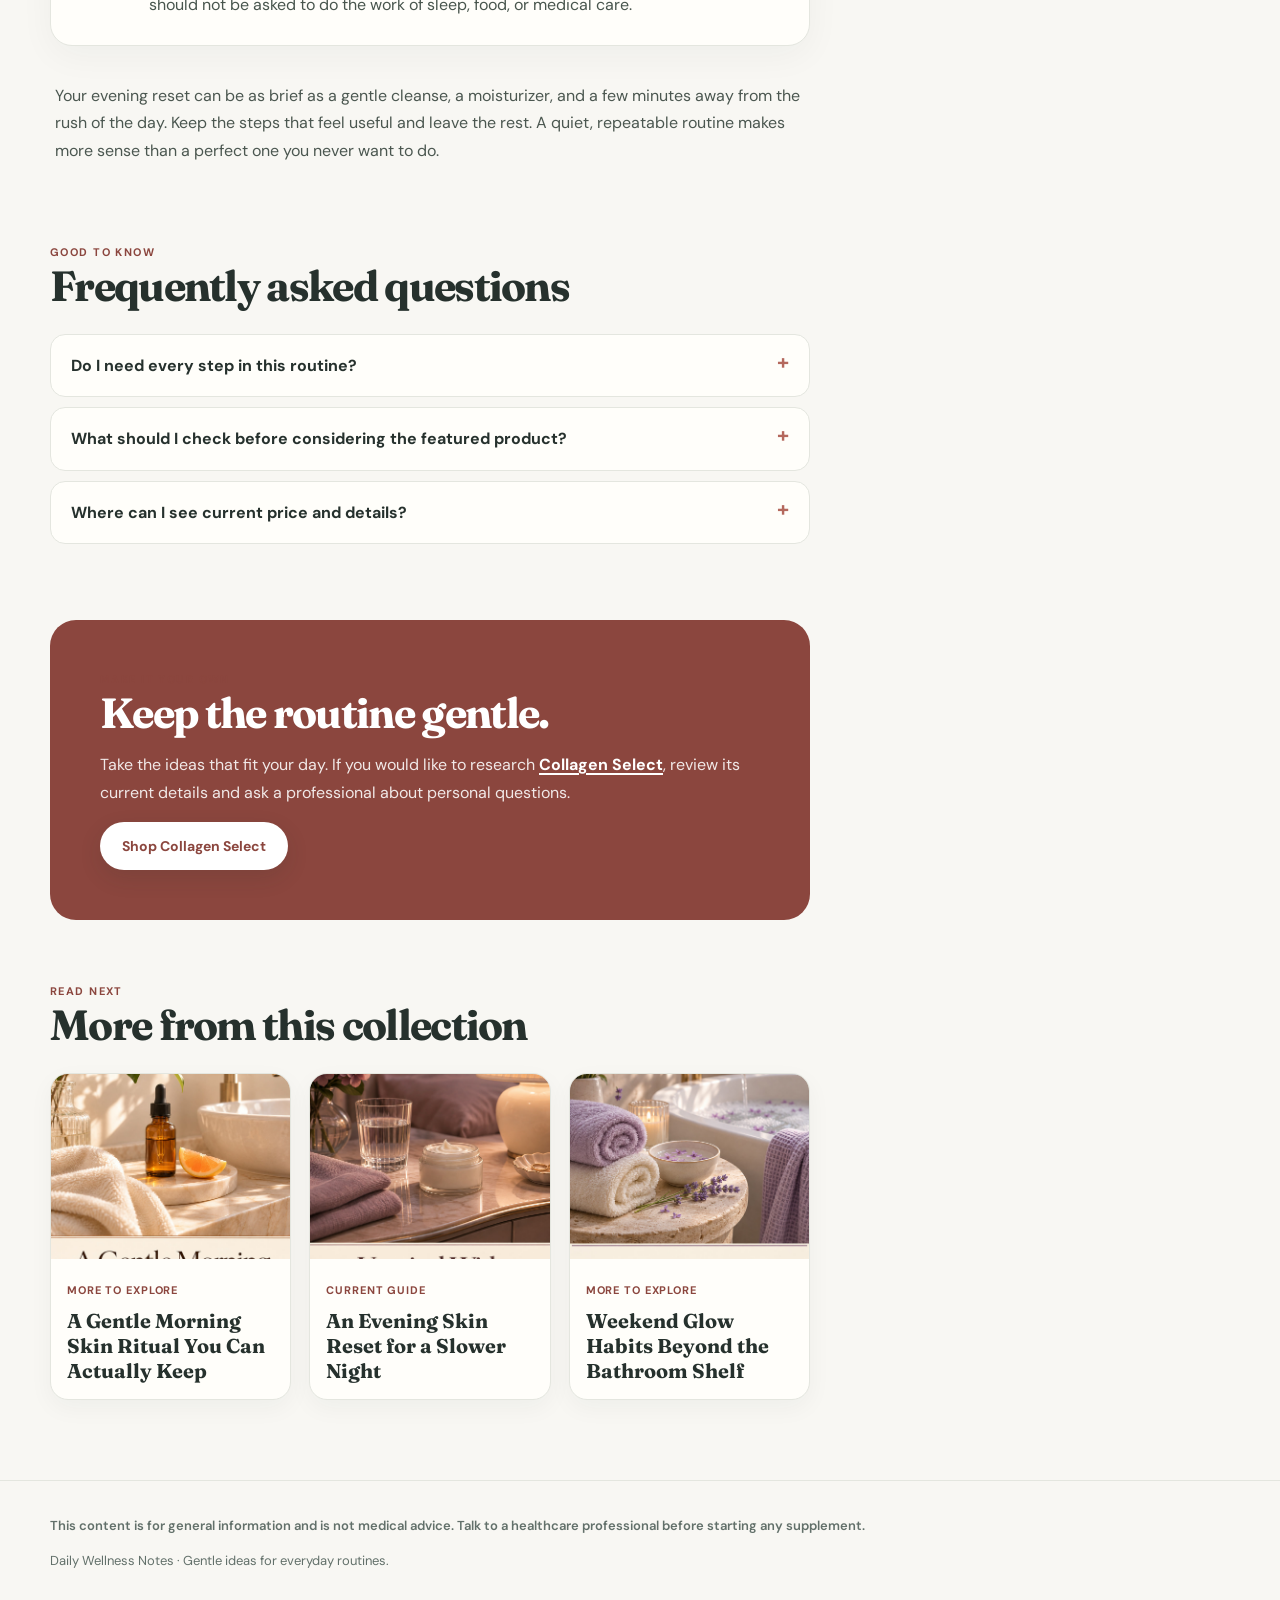
<file: yazi/evening-skin-reset.html>
<!doctype html><html lang="en"><head><meta charset="utf-8"><meta name="viewport" content="width=device-width, initial-scale=1"><meta name="description" content="A five step wind down that leaves space for rest."><link rel="canonical" href="https://dailywellnessnotes.github.io/notes/yazi/evening-skin-reset.html"><link rel="stylesheet" href="../style.css"><title>An Evening Skin Reset for a Slower Night | Daily Wellness Notes</title></head><body class="theme-skin article-page"><nav class="site-nav"><div class="wrap site-nav__inner"><a class="brand" href="https://dailywellnessnotes.github.io/notes/">Daily Wellness Notes</a><div class="nav-links"><a href="https://dailywellnessnotes.github.io/notes/#skin">Skin</a><a href="https://dailywellnessnotes.github.io/notes/#hair">Hair</a><a href="https://dailywellnessnotes.github.io/notes/#calm">Calm</a></div></div></nav><div class="affiliate-disclosure">This page contains affiliate links. If you buy through them, I may earn a commission at no extra cost to you.</div><header class="wrap article-hero"><div class="hero-copy"><div class="eyebrow">Skin rituals / Daily rituals</div><h1>An Evening Skin Reset for a Slower Night</h1><p class="lede">A five step wind down that leaves space for rest.</p><div class="read-meta"><span>4 min read</span><span>Practical guide</span></div></div><figure class="hero-media"><img src="https://dailywellnessnotes.github.io/notes/images/2026-11-11-kolajen-02.jpg" alt="Editorial pin artwork showing bedside vanity with folded linen, glass water cup, soft lamp, moisturizer jar without label." loading="lazy"><div class="hero-actions"><a class="btn affiliate-button" href="https://nplink.net/z8oi2hbc" target="_blank" rel="sponsored nofollow noopener">Shop Collagen Select</a></div><figcaption>Evening Skin Ritual · A gentle starting point</figcaption></figure></header><main class="wrap article-layout"><div class="article-main"><section class="toc" aria-label="In this guide"><h2>In this guide</h2><ol><li><a href="#step-1">Make the room feel quieter</a></li><li><a href="#step-2">Wash away the day gently</a></li><li><a href="#step-3">Choose one comfort step</a></li><li><a href="#step-4">Set up tomorrow</a></li><li><a href="#step-5">Decide on extras thoughtfully</a></li></ol></section><section class="step-card" id="step-1"><div class="step-badge">01</div><div><h2>Make the room feel quieter</h2><p>The first step can happen before you touch a skincare bottle. Put away the items that crowd your sink, set out a clean towel, and soften the lighting if you can. A calmer space makes it easier to follow the routine you chose. Keep only the products you plan to use tonight within reach.</p><p>Try making the bathroom feel like a place to pause rather than a station for another chore. Clear one corner, put away products you are not using, and leave a soft towel ready. Warm light can make the space inviting, but the real difference is a short sequence that is easy to repeat.</p></div></section><aside class="tip-box"><strong>Tip</strong><p>Leave tomorrow&#x27;s towel and morning essentials where you will see them. If you are comparing extras, check <a class="text-link" href="https://nplink.net/z8oi2hbc" target="_blank" rel="sponsored nofollow noopener">the current product label</a> separately.</p></aside><section class="step-card" id="step-2"><div class="step-badge">02</div><div><h2>Wash away the day gently</h2><p>If you wore makeup or sunscreen, remove it according to the product directions. Follow with a gentle cleanser when that is part of your routine, and avoid scrubbing just to feel extra clean. Pat skin dry with a soft towel. This is a useful moment to notice whether your usual products still feel comfortable.</p><p>Follow the directions on makeup remover, cleanser, and any other product you use. There is no need to scrub or add extra steps to prove that the day is over. If your skin feels tight afterward, consider whether a gentler approach is more comfortable for you. Small adjustments matter more than a crowded routine. For an optional addition, take time to read <a class="text-link" href="https://nplink.net/z8oi2hbc" target="_blank" rel="sponsored nofollow noopener">the current product details</a> before deciding.</p></div></section><div class="article-figure"><figure><img src="https://dailywellnessnotes.github.io/notes/images/2026-11-16-kolajen-01.jpg" alt="Editorial pin artwork showing three unbranded skincare containers neatly arranged on floating wood shelf with one plant." loading="lazy"><figcaption>Minimalist Care Shelf</figcaption></figure><figure><img src="https://dailywellnessnotes.github.io/notes/images/2026-11-17-kolajen-01.jpg" alt="Editorial pin artwork showing bedside table with silk eye mask, book and plain moisturizer jar under warm lamp." loading="lazy"><figcaption>Sleep And Skin Routine</figcaption></figure></div><section class="product-card" aria-label="Featured product"><div class="eyebrow">Optional product to research</div><h2><a class="text-link" href="https://nplink.net/z8oi2hbc" target="_blank" rel="sponsored nofollow noopener">Collagen Select</a></h2><p><strong>What it is:</strong> a product some readers may want to compare with their personal routine. See <a class="text-link" href="https://nplink.net/z8oi2hbc" target="_blank" rel="sponsored nofollow noopener">the current listing</a> for exact ingredients, directions, and availability.</p><p><strong>Why it appears here:</strong> it is an optional consideration, not a required step or a promise of results.</p><ul><li>Review <a class="text-link" href="https://nplink.net/z8oi2hbc" target="_blank" rel="sponsored nofollow noopener">ingredients and directions</a> before deciding.</li><li>Consider your own preferences and schedule.</li><li>Ask a healthcare professional about personal suitability.</li></ul><a class="btn affiliate-button" href="https://nplink.net/z8oi2hbc" target="_blank" rel="sponsored nofollow noopener">Check price &amp; details</a></section><section class="step-card" id="step-3"><div class="step-badge">03</div><div><h2>Choose one comfort step</h2><p>Apply a moisturizer that works for you while skin is still comfortably damp, if the label allows. You do not have to layer every serum on the shelf. A short routine is easier to keep on a busy night and gives you a chance to pay attention to how your skin responds to each product.</p><p>A moisturizer can be the quiet ending to your skin care steps. Keep the jar or tube where it is easy to find and use only as directed. This is also a good time to notice what you genuinely enjoy. A ritual that feels pleasant is easier to return to after a long day.</p></div></section><blockquote class="pullquote">“The gentlest reset is often the one you can repeat on an ordinary Tuesday.”</blockquote><section class="step-card" id="step-4"><div class="step-badge">04</div><div><h2>Set up tomorrow</h2><p>Place the morning basics where you will find them, refill a water glass, and fold the towel for the next day. These tiny actions make the following morning less hurried. If you like a journal, write down one thing you appreciated about the day. It can be a simple ritual, not another task to complete perfectly.</p><p>Preparing for tomorrow can stay simple: set out a clean towel, put a glass of water near the bed, and decide what you will need in the morning. A journal or a book can help make the transition feel distinct from screen time. There is no need to fill every minute with self improvement.</p></div></section><div class="article-figure article-figure--single"><figure><img src="https://dailywellnessnotes.github.io/notes/images/2026-11-17-kolajen-02.jpg" alt="Editorial pin artwork showing ceramic latte cup on breakfast tray beside journal and fresh flowers in morning light." loading="lazy"><figcaption>Collagen Coffee Ritual</figcaption></figure></div><section class="step-card" id="step-5"><div class="step-badge">05</div><div><h2>Decide on extras thoughtfully</h2><p>If an optional wellness supplement interests you, take time to review its ingredient list and instructions rather than adding it on impulse. The <a class="text-link" href="https://nplink.net/z8oi2hbc" target="_blank" rel="sponsored nofollow noopener">Collagen Select</a> product page is available for readers who want to explore it. Personal health conditions, medications, and dietary needs can change what is appropriate, so ask a healthcare professional before using a supplement.</p><p>Treat optional purchases as research, not as the last mandatory step of the night. Read current product information, compare it with your own needs, and ask a professional if you have health questions. Keep expectations realistic. A supplement should not be asked to do the work of sleep, food, or medical care.</p></div></section><p class="closing-copy">Your evening reset can be as brief as a gentle cleanse, a moisturizer, and a few minutes away from the rush of the day. Keep the steps that feel useful and leave the rest. A quiet, repeatable routine makes more sense than a perfect one you never want to do.</p><section class="faq" id="faq"><div class="eyebrow">Good to know</div><h2>Frequently asked questions</h2><details><summary>Do I need every step in this routine?</summary><p>No. Start with the part that fits your day and adjust the rest to your preferences. A comfortable, repeatable routine is more useful than a perfect checklist.</p></details><details><summary>What should I check before considering the featured product?</summary><p>Read the current <a class="text-link" href="https://nplink.net/z8oi2hbc" target="_blank" rel="sponsored nofollow noopener">Collagen Select</a> ingredients and directions. Your medications, health conditions, and personal needs may affect whether a supplement is appropriate.</p></details><details><summary>Where can I see current price and details?</summary><p>Use <a class="text-link" href="https://nplink.net/z8oi2hbc" target="_blank" rel="sponsored nofollow noopener">the current product page</a> to review up-to-date information. Ask a healthcare professional before starting any supplement.</p></details></section><section class="final-cta"><div class="eyebrow">Make it your own</div><h2>Keep the routine gentle.</h2><p>Take the ideas that fit your day. If you would like to research <a class="text-link" href="https://nplink.net/z8oi2hbc" target="_blank" rel="sponsored nofollow noopener">Collagen Select</a>, review its current details and ask a professional about personal questions.</p><a class="btn btn--light affiliate-button" href="https://nplink.net/z8oi2hbc" target="_blank" rel="sponsored nofollow noopener">Shop Collagen Select</a></section><section class="related"><div class="eyebrow">Read next</div><h2>More from this collection</h2><div class="related-grid"><a class="related-card" href="https://dailywellnessnotes.github.io/notes/yazi/morning-skin-ritual.html"><img src="https://dailywellnessnotes.github.io/notes/images/2026-11-11-kolajen-01.jpg" alt="Editorial pin artwork showing sunlit bathroom vanity, cream towel, unlabeled amber skincare dropper, citrus slice, leafy branch." loading="lazy"><div class="related-card__body"><span>More to explore</span><h3>A Gentle Morning Skin Ritual You Can Actually Keep</h3></div></a><a class="related-card" href="https://dailywellnessnotes.github.io/notes/yazi/evening-skin-reset.html"><img src="https://dailywellnessnotes.github.io/notes/images/2026-11-11-kolajen-02.jpg" alt="Editorial pin artwork showing bedside vanity with folded linen, glass water cup, soft lamp, moisturizer jar without label." loading="lazy"><div class="related-card__body"><span>Current guide</span><h3>An Evening Skin Reset for a Slower Night</h3></div></a><a class="related-card" href="https://dailywellnessnotes.github.io/notes/yazi/weekend-glow-habits.html"><img src="https://dailywellnessnotes.github.io/notes/images/2026-11-16-kolajen-02.jpg" alt="Editorial pin artwork showing quiet home spa scene, rolled towels, small bowl and lavender stem by bathtub." loading="lazy"><div class="related-card__body"><span>More to explore</span><h3>Weekend Glow Habits Beyond the Bathroom Shelf</h3></div></a></div></section></div><aside class="article-aside"><div class="aside-card"><img src="https://dailywellnessnotes.github.io/notes/images/2026-11-11-kolajen-02.jpg" alt="Editorial pin artwork showing bedside vanity with folded linen, glass water cup, soft lamp, moisturizer jar without label." loading="lazy"><div class="kicker">A small reminder</div><p>Choose the steps that fit your day. Keep extras optional and check current product details before deciding.</p></div></aside></main><div class="mobile-shop"><span>Explore the optional product</span><a class="btn affiliate-button" href="https://nplink.net/z8oi2hbc" target="_blank" rel="sponsored nofollow noopener">Shop Collagen Select</a></div><footer class="site-footer"><div class="wrap"><p class="medical-note">This content is for general information and is not medical advice. Talk to a healthcare professional before starting any supplement.</p><p>Daily Wellness Notes · Gentle ideas for everyday routines.</p></div></footer></body></html>
</file>
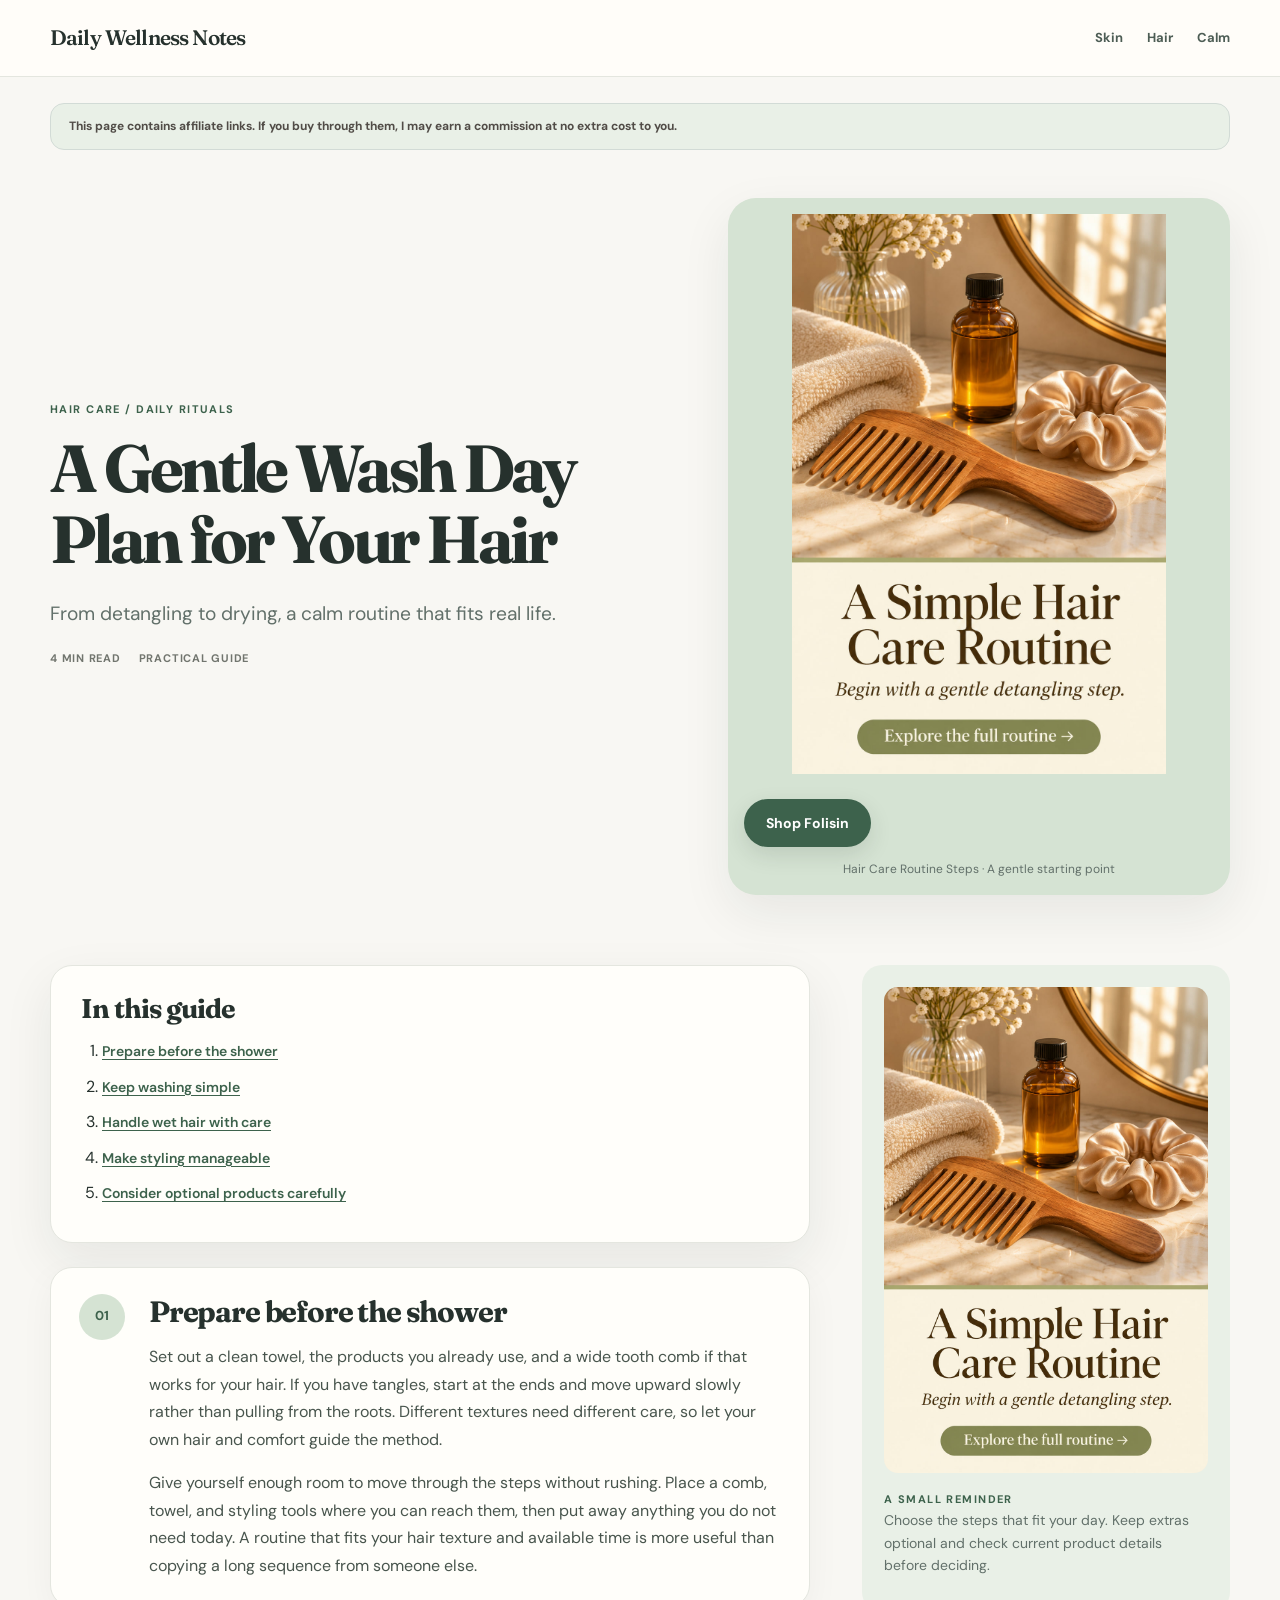
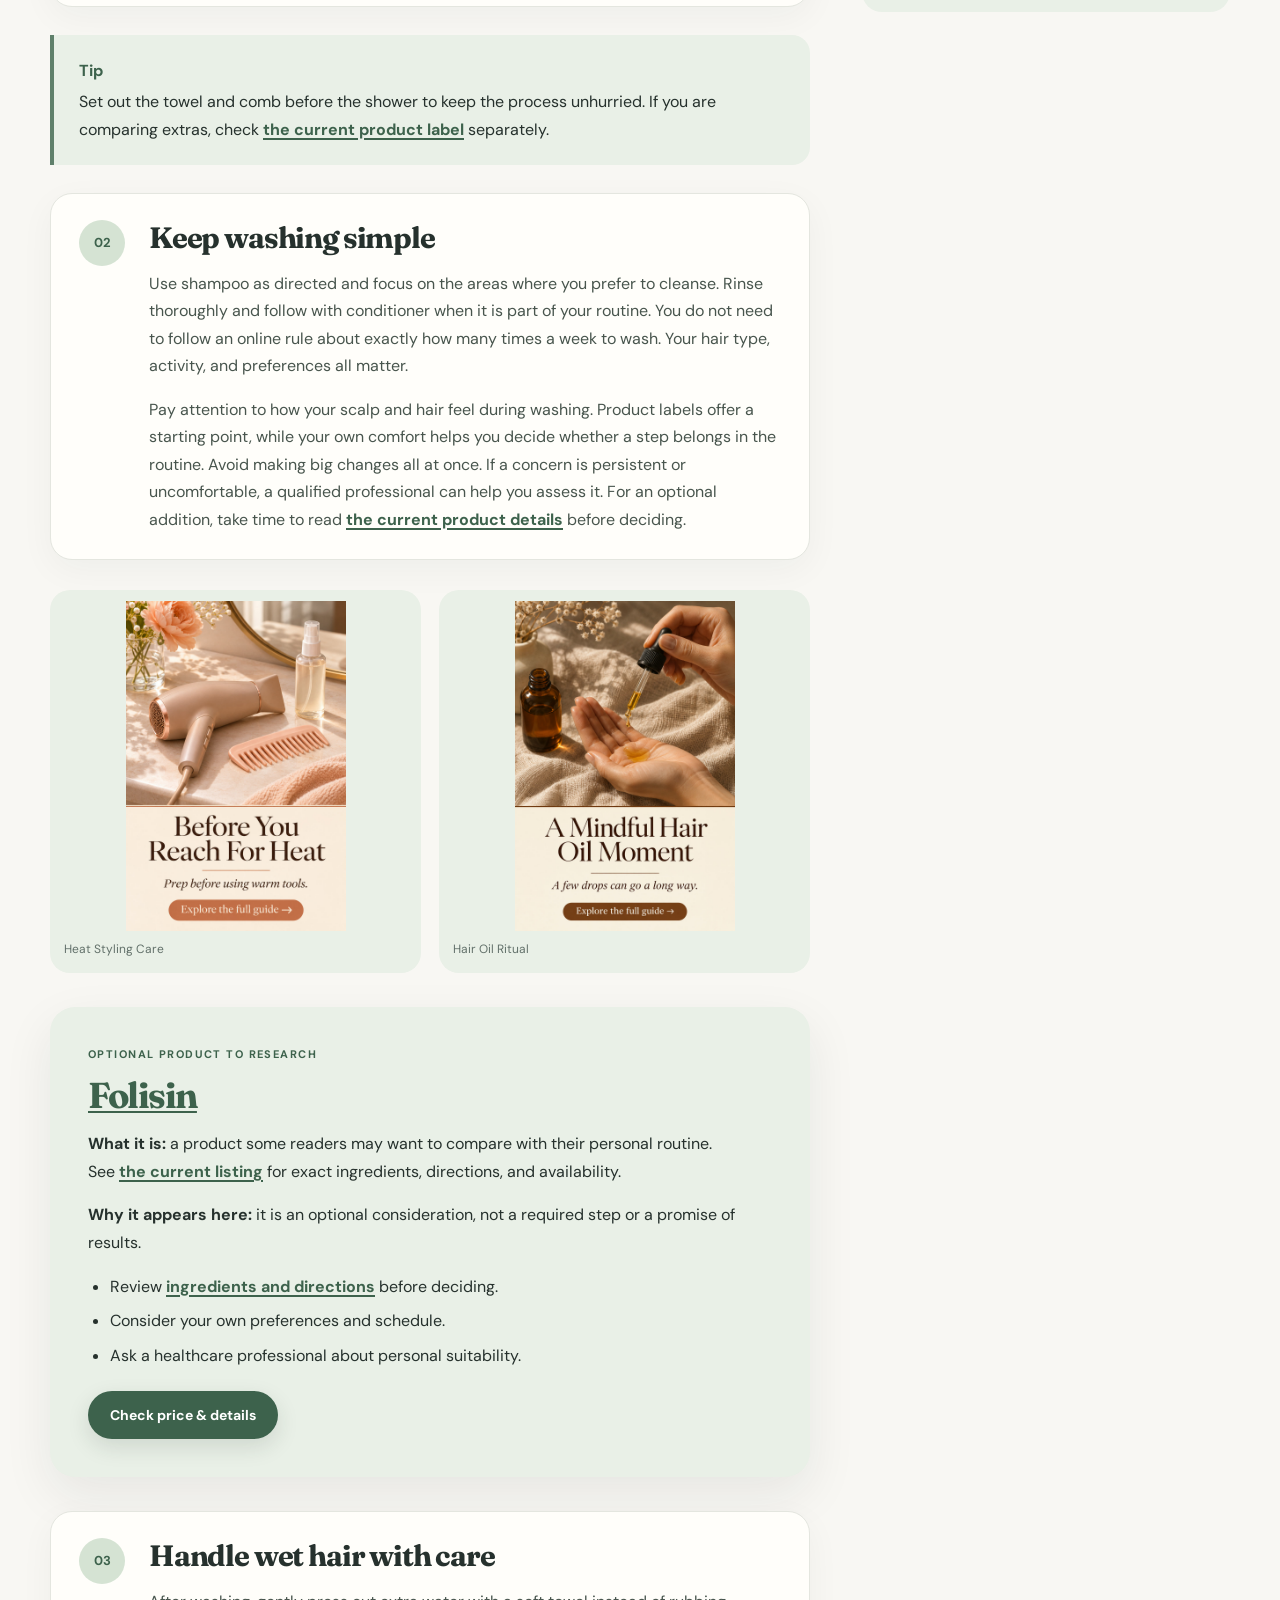
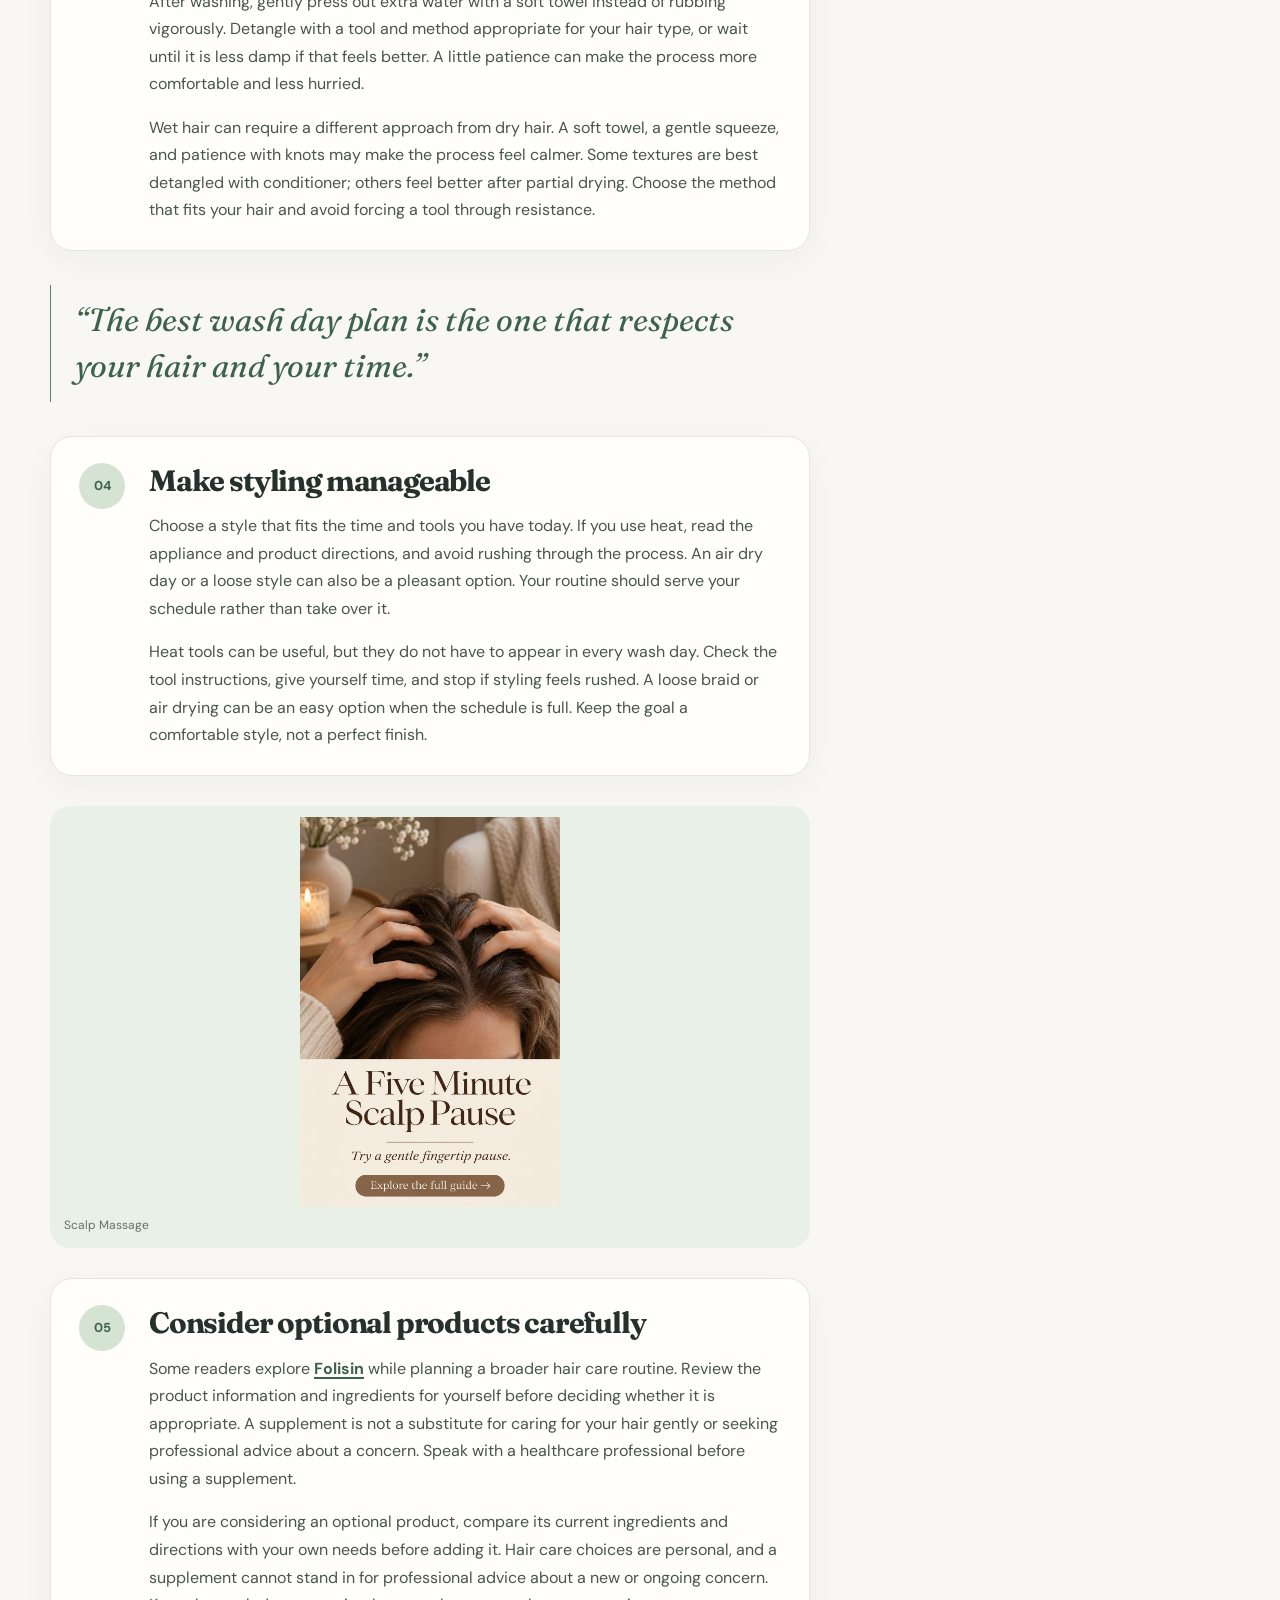
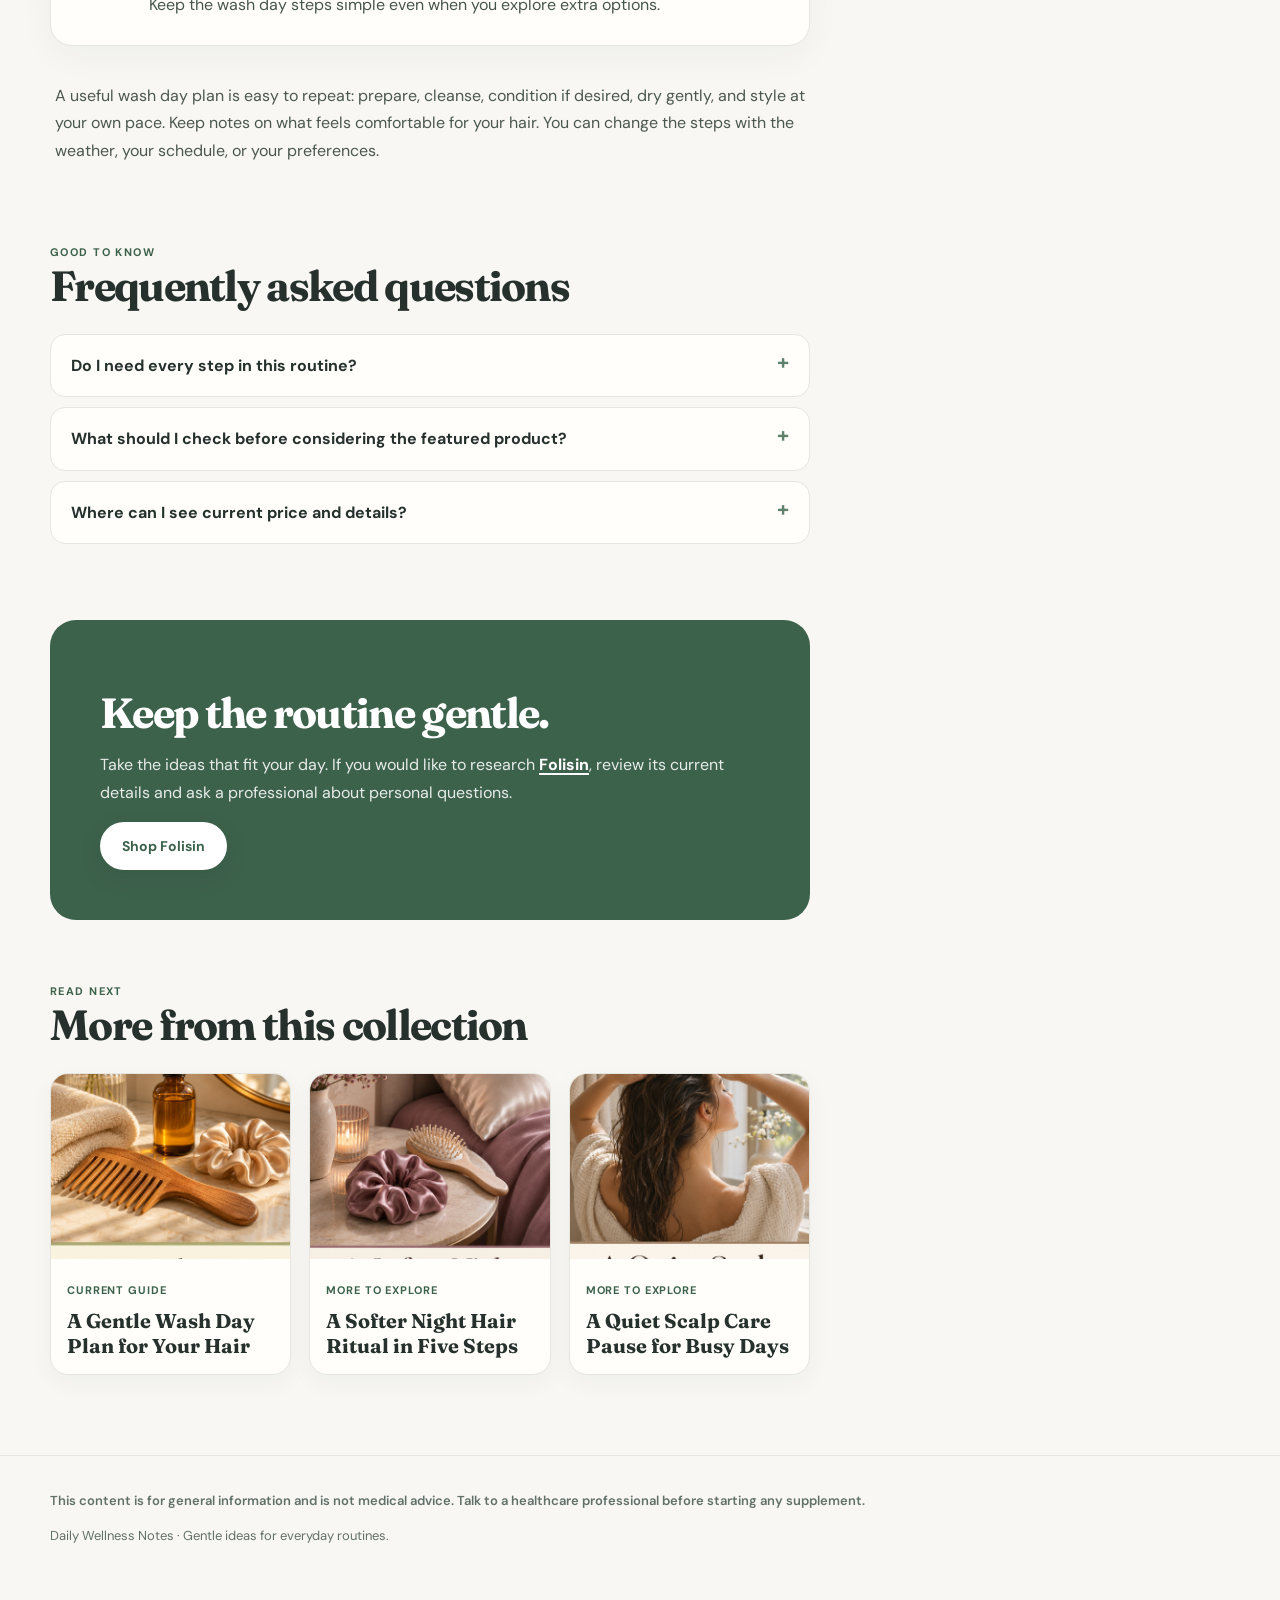
<file: yazi/gentle-wash-day.html>
<!doctype html><html lang="en"><head><meta charset="utf-8"><meta name="viewport" content="width=device-width, initial-scale=1"><meta name="description" content="From detangling to drying, a calm routine that fits real life."><link rel="canonical" href="https://dailywellnessnotes.github.io/notes/yazi/gentle-wash-day.html"><link rel="stylesheet" href="../style.css"><title>A Gentle Wash Day Plan for Your Hair | Daily Wellness Notes</title></head><body class="theme-hair article-page"><nav class="site-nav"><div class="wrap site-nav__inner"><a class="brand" href="https://dailywellnessnotes.github.io/notes/">Daily Wellness Notes</a><div class="nav-links"><a href="https://dailywellnessnotes.github.io/notes/#skin">Skin</a><a href="https://dailywellnessnotes.github.io/notes/#hair">Hair</a><a href="https://dailywellnessnotes.github.io/notes/#calm">Calm</a></div></div></nav><div class="affiliate-disclosure">This page contains affiliate links. If you buy through them, I may earn a commission at no extra cost to you.</div><header class="wrap article-hero"><div class="hero-copy"><div class="eyebrow">Hair care / Daily rituals</div><h1>A Gentle Wash Day Plan for Your Hair</h1><p class="lede">From detangling to drying, a calm routine that fits real life.</p><div class="read-meta"><span>4 min read</span><span>Practical guide</span></div></div><figure class="hero-media"><img src="https://dailywellnessnotes.github.io/notes/images/2026-11-11-sac-01.jpg" alt="Editorial pin artwork showing sunlit vanity with wooden wide tooth comb, folded towel and unlabeled hair oil bottle." loading="lazy"><div class="hero-actions"><a class="btn affiliate-button" href="https://nplink.net/3g8g0etk" target="_blank" rel="sponsored nofollow noopener">Shop Folisin</a></div><figcaption>Hair Care Routine Steps · A gentle starting point</figcaption></figure></header><main class="wrap article-layout"><div class="article-main"><section class="toc" aria-label="In this guide"><h2>In this guide</h2><ol><li><a href="#step-1">Prepare before the shower</a></li><li><a href="#step-2">Keep washing simple</a></li><li><a href="#step-3">Handle wet hair with care</a></li><li><a href="#step-4">Make styling manageable</a></li><li><a href="#step-5">Consider optional products carefully</a></li></ol></section><section class="step-card" id="step-1"><div class="step-badge">01</div><div><h2>Prepare before the shower</h2><p>Set out a clean towel, the products you already use, and a wide tooth comb if that works for your hair. If you have tangles, start at the ends and move upward slowly rather than pulling from the roots. Different textures need different care, so let your own hair and comfort guide the method.</p><p>Give yourself enough room to move through the steps without rushing. Place a comb, towel, and styling tools where you can reach them, then put away anything you do not need today. A routine that fits your hair texture and available time is more useful than copying a long sequence from someone else.</p></div></section><aside class="tip-box"><strong>Tip</strong><p>Set out the towel and comb before the shower to keep the process unhurried. If you are comparing extras, check <a class="text-link" href="https://nplink.net/3g8g0etk" target="_blank" rel="sponsored nofollow noopener">the current product label</a> separately.</p></aside><section class="step-card" id="step-2"><div class="step-badge">02</div><div><h2>Keep washing simple</h2><p>Use shampoo as directed and focus on the areas where you prefer to cleanse. Rinse thoroughly and follow with conditioner when it is part of your routine. You do not need to follow an online rule about exactly how many times a week to wash. Your hair type, activity, and preferences all matter.</p><p>Pay attention to how your scalp and hair feel during washing. Product labels offer a starting point, while your own comfort helps you decide whether a step belongs in the routine. Avoid making big changes all at once. If a concern is persistent or uncomfortable, a qualified professional can help you assess it. For an optional addition, take time to read <a class="text-link" href="https://nplink.net/3g8g0etk" target="_blank" rel="sponsored nofollow noopener">the current product details</a> before deciding.</p></div></section><div class="article-figure"><figure><img src="https://dailywellnessnotes.github.io/notes/images/2026-11-14-sac-01.jpg" alt="Editorial pin artwork showing unplugged hair dryer, comb and plain heat protectant spray on bright vanity." loading="lazy"><figcaption>Heat Styling Care</figcaption></figure><figure><img src="https://dailywellnessnotes.github.io/notes/images/2026-11-15-sac-02.jpg" alt="Editorial pin artwork showing hands dispensing oil from unlabelled amber dropper over palm, linen towel background." loading="lazy"><figcaption>Hair Oil Ritual</figcaption></figure></div><section class="product-card" aria-label="Featured product"><div class="eyebrow">Optional product to research</div><h2><a class="text-link" href="https://nplink.net/3g8g0etk" target="_blank" rel="sponsored nofollow noopener">Folisin</a></h2><p><strong>What it is:</strong> a product some readers may want to compare with their personal routine. See <a class="text-link" href="https://nplink.net/3g8g0etk" target="_blank" rel="sponsored nofollow noopener">the current listing</a> for exact ingredients, directions, and availability.</p><p><strong>Why it appears here:</strong> it is an optional consideration, not a required step or a promise of results.</p><ul><li>Review <a class="text-link" href="https://nplink.net/3g8g0etk" target="_blank" rel="sponsored nofollow noopener">ingredients and directions</a> before deciding.</li><li>Consider your own preferences and schedule.</li><li>Ask a healthcare professional about personal suitability.</li></ul><a class="btn affiliate-button" href="https://nplink.net/3g8g0etk" target="_blank" rel="sponsored nofollow noopener">Check price &amp; details</a></section><section class="step-card" id="step-3"><div class="step-badge">03</div><div><h2>Handle wet hair with care</h2><p>After washing, gently press out extra water with a soft towel instead of rubbing vigorously. Detangle with a tool and method appropriate for your hair type, or wait until it is less damp if that feels better. A little patience can make the process more comfortable and less hurried.</p><p>Wet hair can require a different approach from dry hair. A soft towel, a gentle squeeze, and patience with knots may make the process feel calmer. Some textures are best detangled with conditioner; others feel better after partial drying. Choose the method that fits your hair and avoid forcing a tool through resistance.</p></div></section><blockquote class="pullquote">“The best wash day plan is the one that respects your hair and your time.”</blockquote><section class="step-card" id="step-4"><div class="step-badge">04</div><div><h2>Make styling manageable</h2><p>Choose a style that fits the time and tools you have today. If you use heat, read the appliance and product directions, and avoid rushing through the process. An air dry day or a loose style can also be a pleasant option. Your routine should serve your schedule rather than take over it.</p><p>Heat tools can be useful, but they do not have to appear in every wash day. Check the tool instructions, give yourself time, and stop if styling feels rushed. A loose braid or air drying can be an easy option when the schedule is full. Keep the goal a comfortable style, not a perfect finish.</p></div></section><div class="article-figure article-figure--single"><figure><img src="https://dailywellnessnotes.github.io/notes/images/2026-11-17-sac-01.jpg" alt="Editorial pin artwork showing close cropped hands gently massaging scalp at hairline, no face, serene room." loading="lazy"><figcaption>Scalp Massage</figcaption></figure></div><section class="step-card" id="step-5"><div class="step-badge">05</div><div><h2>Consider optional products carefully</h2><p>Some readers explore <a class="text-link" href="https://nplink.net/3g8g0etk" target="_blank" rel="sponsored nofollow noopener">Folisin</a> while planning a broader hair care routine. Review the product information and ingredients for yourself before deciding whether it is appropriate. A supplement is not a substitute for caring for your hair gently or seeking professional advice about a concern. Speak with a healthcare professional before using a supplement.</p><p>If you are considering an optional product, compare its current ingredients and directions with your own needs before adding it. Hair care choices are personal, and a supplement cannot stand in for professional advice about a new or ongoing concern. Keep the wash day steps simple even when you explore extra options.</p></div></section><p class="closing-copy">A useful wash day plan is easy to repeat: prepare, cleanse, condition if desired, dry gently, and style at your own pace. Keep notes on what feels comfortable for your hair. You can change the steps with the weather, your schedule, or your preferences.</p><section class="faq" id="faq"><div class="eyebrow">Good to know</div><h2>Frequently asked questions</h2><details><summary>Do I need every step in this routine?</summary><p>No. Start with the part that fits your day and adjust the rest to your preferences. A comfortable, repeatable routine is more useful than a perfect checklist.</p></details><details><summary>What should I check before considering the featured product?</summary><p>Read the current <a class="text-link" href="https://nplink.net/3g8g0etk" target="_blank" rel="sponsored nofollow noopener">Folisin</a> ingredients and directions. Your medications, health conditions, and personal needs may affect whether a supplement is appropriate.</p></details><details><summary>Where can I see current price and details?</summary><p>Use <a class="text-link" href="https://nplink.net/3g8g0etk" target="_blank" rel="sponsored nofollow noopener">the current product page</a> to review up-to-date information. Ask a healthcare professional before starting any supplement.</p></details></section><section class="final-cta"><div class="eyebrow">Make it your own</div><h2>Keep the routine gentle.</h2><p>Take the ideas that fit your day. If you would like to research <a class="text-link" href="https://nplink.net/3g8g0etk" target="_blank" rel="sponsored nofollow noopener">Folisin</a>, review its current details and ask a professional about personal questions.</p><a class="btn btn--light affiliate-button" href="https://nplink.net/3g8g0etk" target="_blank" rel="sponsored nofollow noopener">Shop Folisin</a></section><section class="related"><div class="eyebrow">Read next</div><h2>More from this collection</h2><div class="related-grid"><a class="related-card" href="https://dailywellnessnotes.github.io/notes/yazi/gentle-wash-day.html"><img src="https://dailywellnessnotes.github.io/notes/images/2026-11-11-sac-01.jpg" alt="Editorial pin artwork showing sunlit vanity with wooden wide tooth comb, folded towel and unlabeled hair oil bottle." loading="lazy"><div class="related-card__body"><span>Current guide</span><h3>A Gentle Wash Day Plan for Your Hair</h3></div></a><a class="related-card" href="https://dailywellnessnotes.github.io/notes/yazi/night-hair-ritual.html"><img src="https://dailywellnessnotes.github.io/notes/images/2026-11-17-sac-02.jpg" alt="Editorial pin artwork showing loose silk scrunchie, brush and pillow on softly lit bedside table." loading="lazy"><div class="related-card__body"><span>More to explore</span><h3>A Softer Night Hair Ritual in Five Steps</h3></div></a><a class="related-card" href="https://dailywellnessnotes.github.io/notes/yazi/scalp-care-pause.html"><img src="https://dailywellnessnotes.github.io/notes/images/2026-11-12-sac-02.jpg" alt="Editorial pin artwork showing hands gently massaging scalp of healthy woman from behind in natural window light." loading="lazy"><div class="related-card__body"><span>More to explore</span><h3>A Quiet Scalp Care Pause for Busy Days</h3></div></a></div></section></div><aside class="article-aside"><div class="aside-card"><img src="https://dailywellnessnotes.github.io/notes/images/2026-11-11-sac-01.jpg" alt="Editorial pin artwork showing sunlit vanity with wooden wide tooth comb, folded towel and unlabeled hair oil bottle." loading="lazy"><div class="kicker">A small reminder</div><p>Choose the steps that fit your day. Keep extras optional and check current product details before deciding.</p></div></aside></main><div class="mobile-shop"><span>Explore the optional product</span><a class="btn affiliate-button" href="https://nplink.net/3g8g0etk" target="_blank" rel="sponsored nofollow noopener">Shop Folisin</a></div><footer class="site-footer"><div class="wrap"><p class="medical-note">This content is for general information and is not medical advice. Talk to a healthcare professional before starting any supplement.</p><p>Daily Wellness Notes · Gentle ideas for everyday routines.</p></div></footer></body></html>
</file>
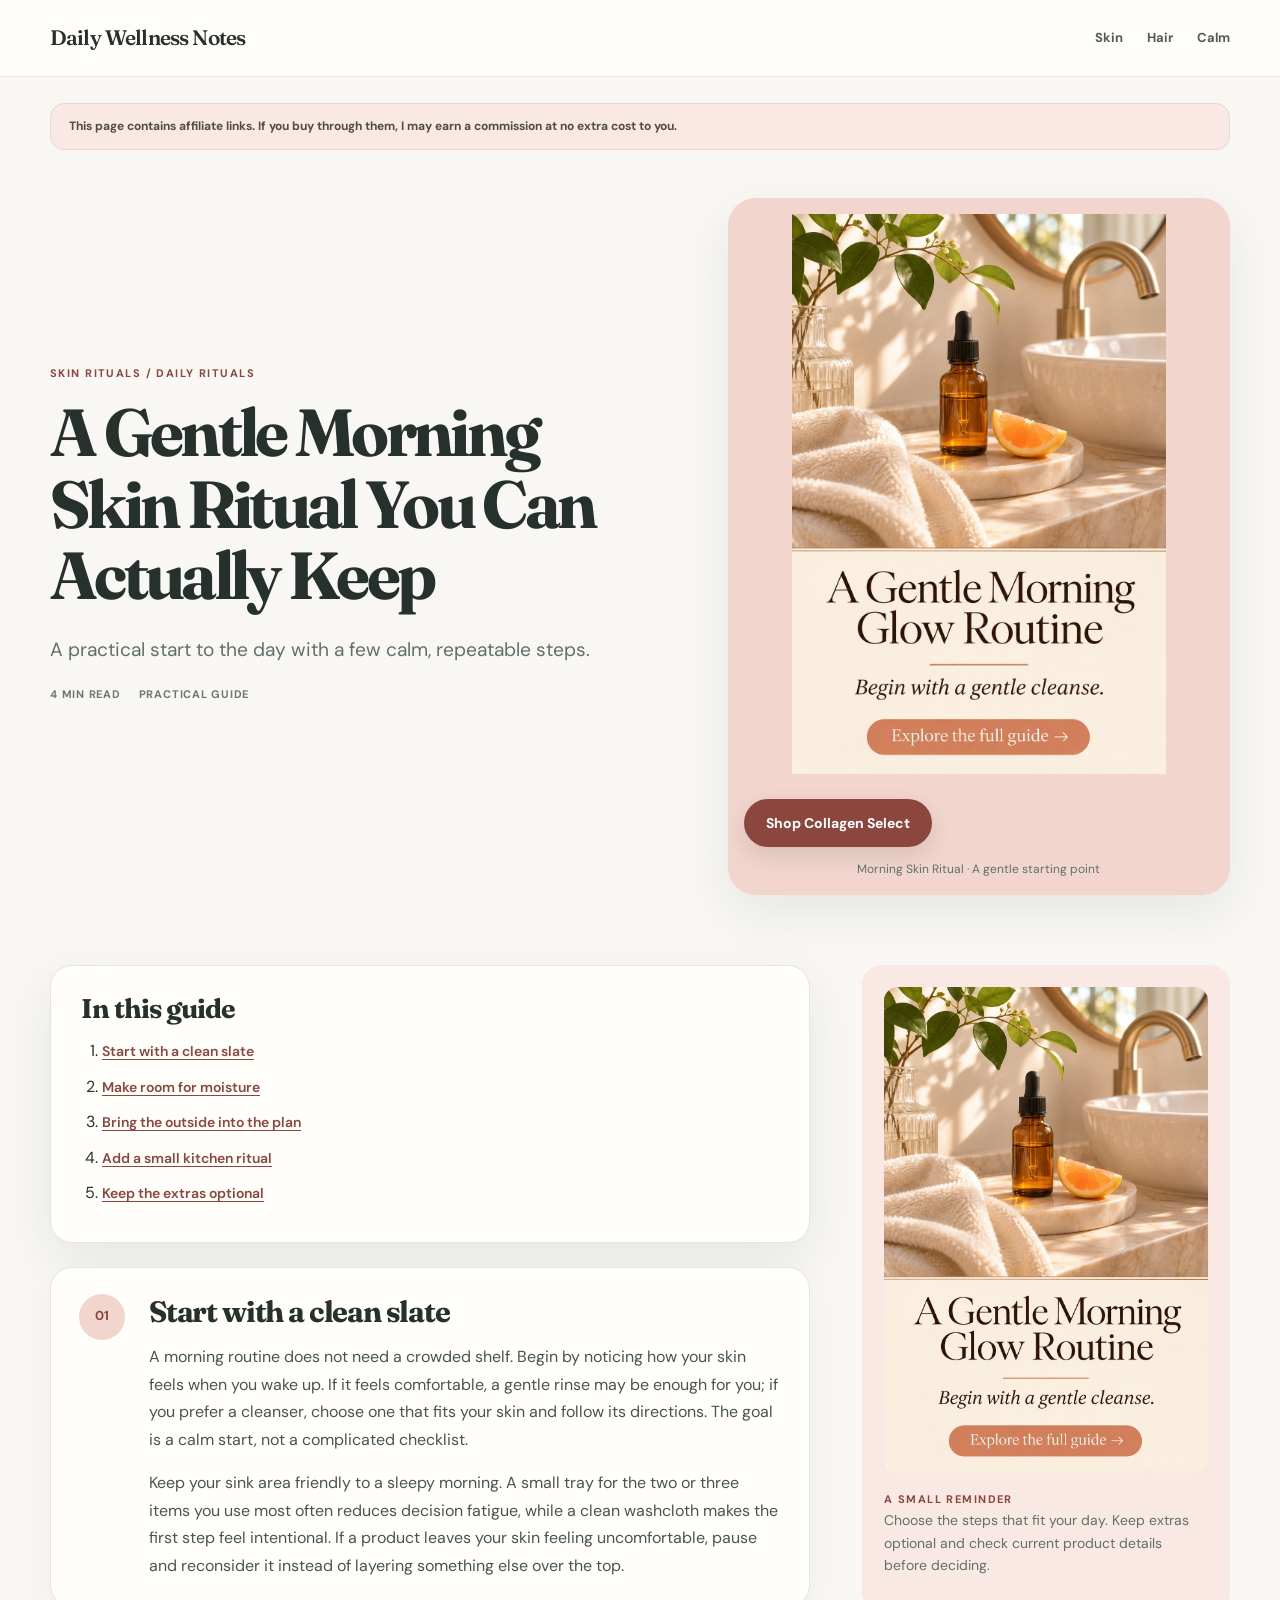
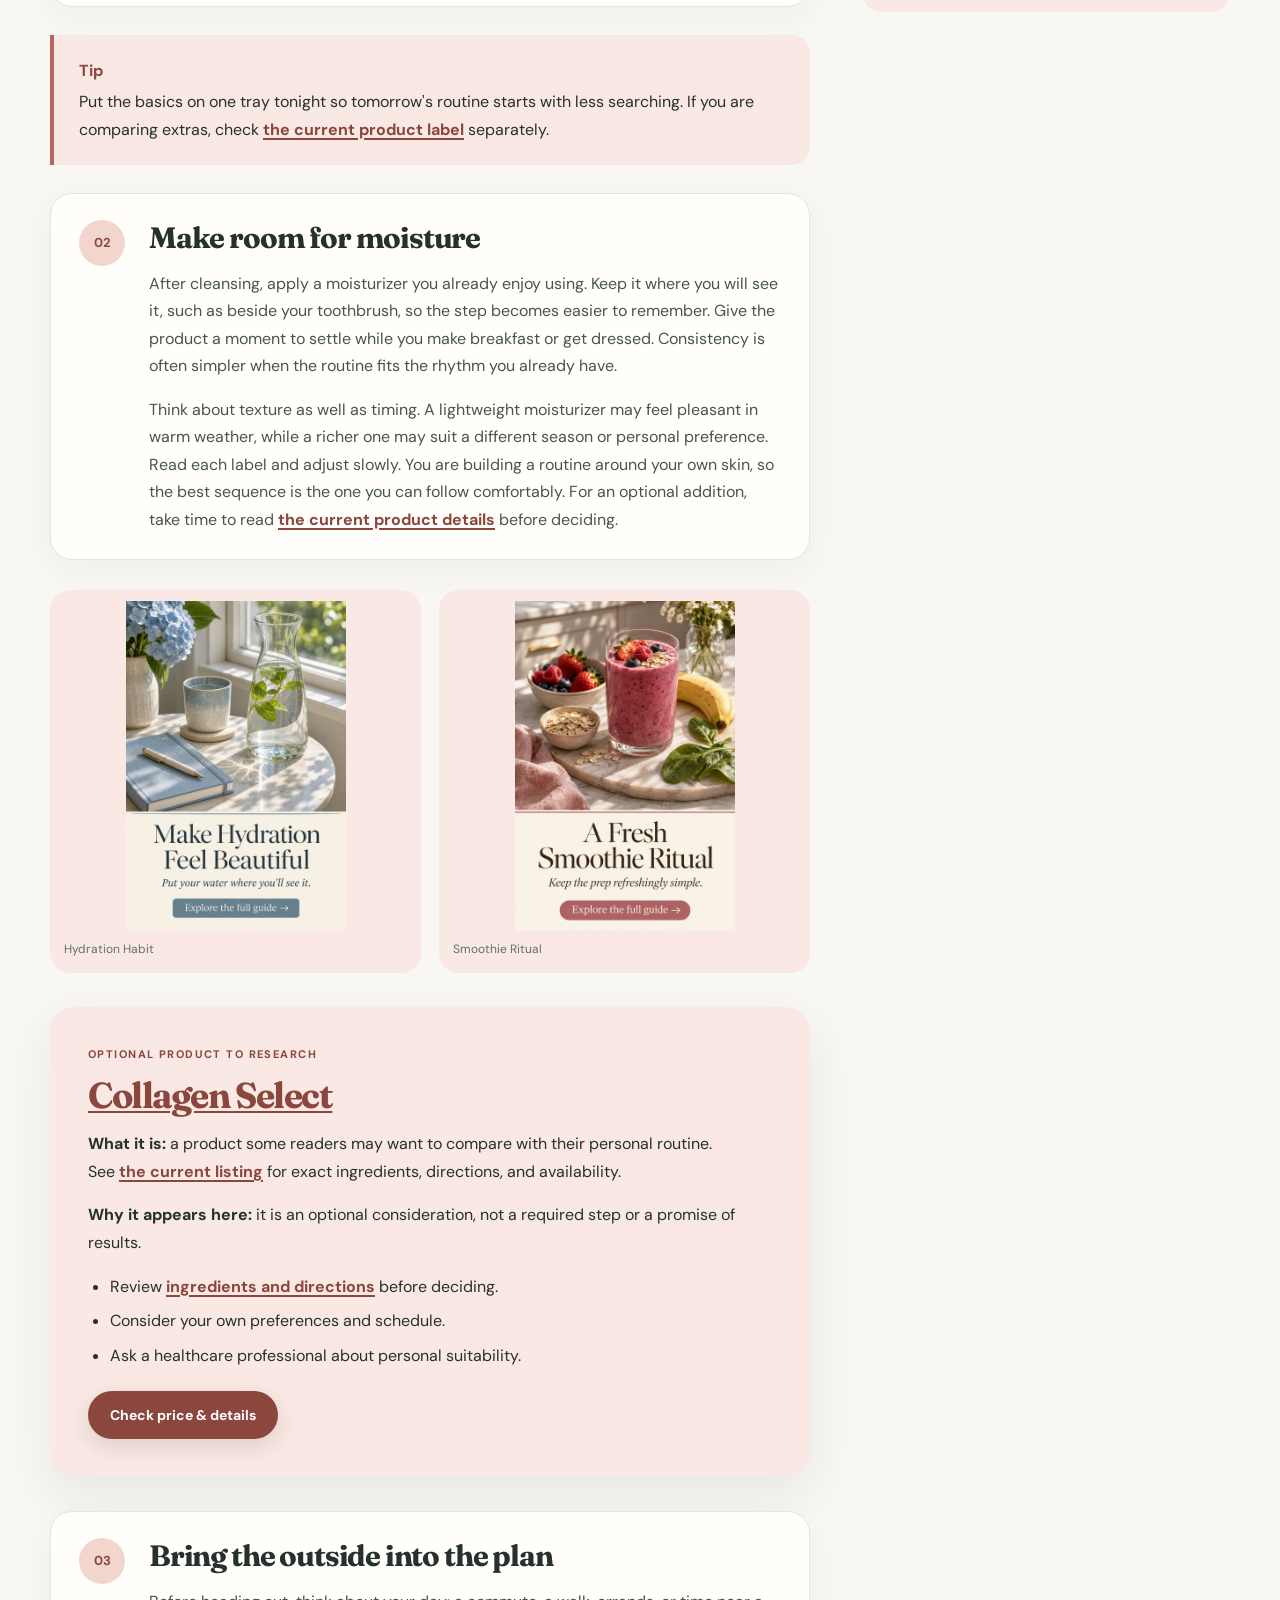
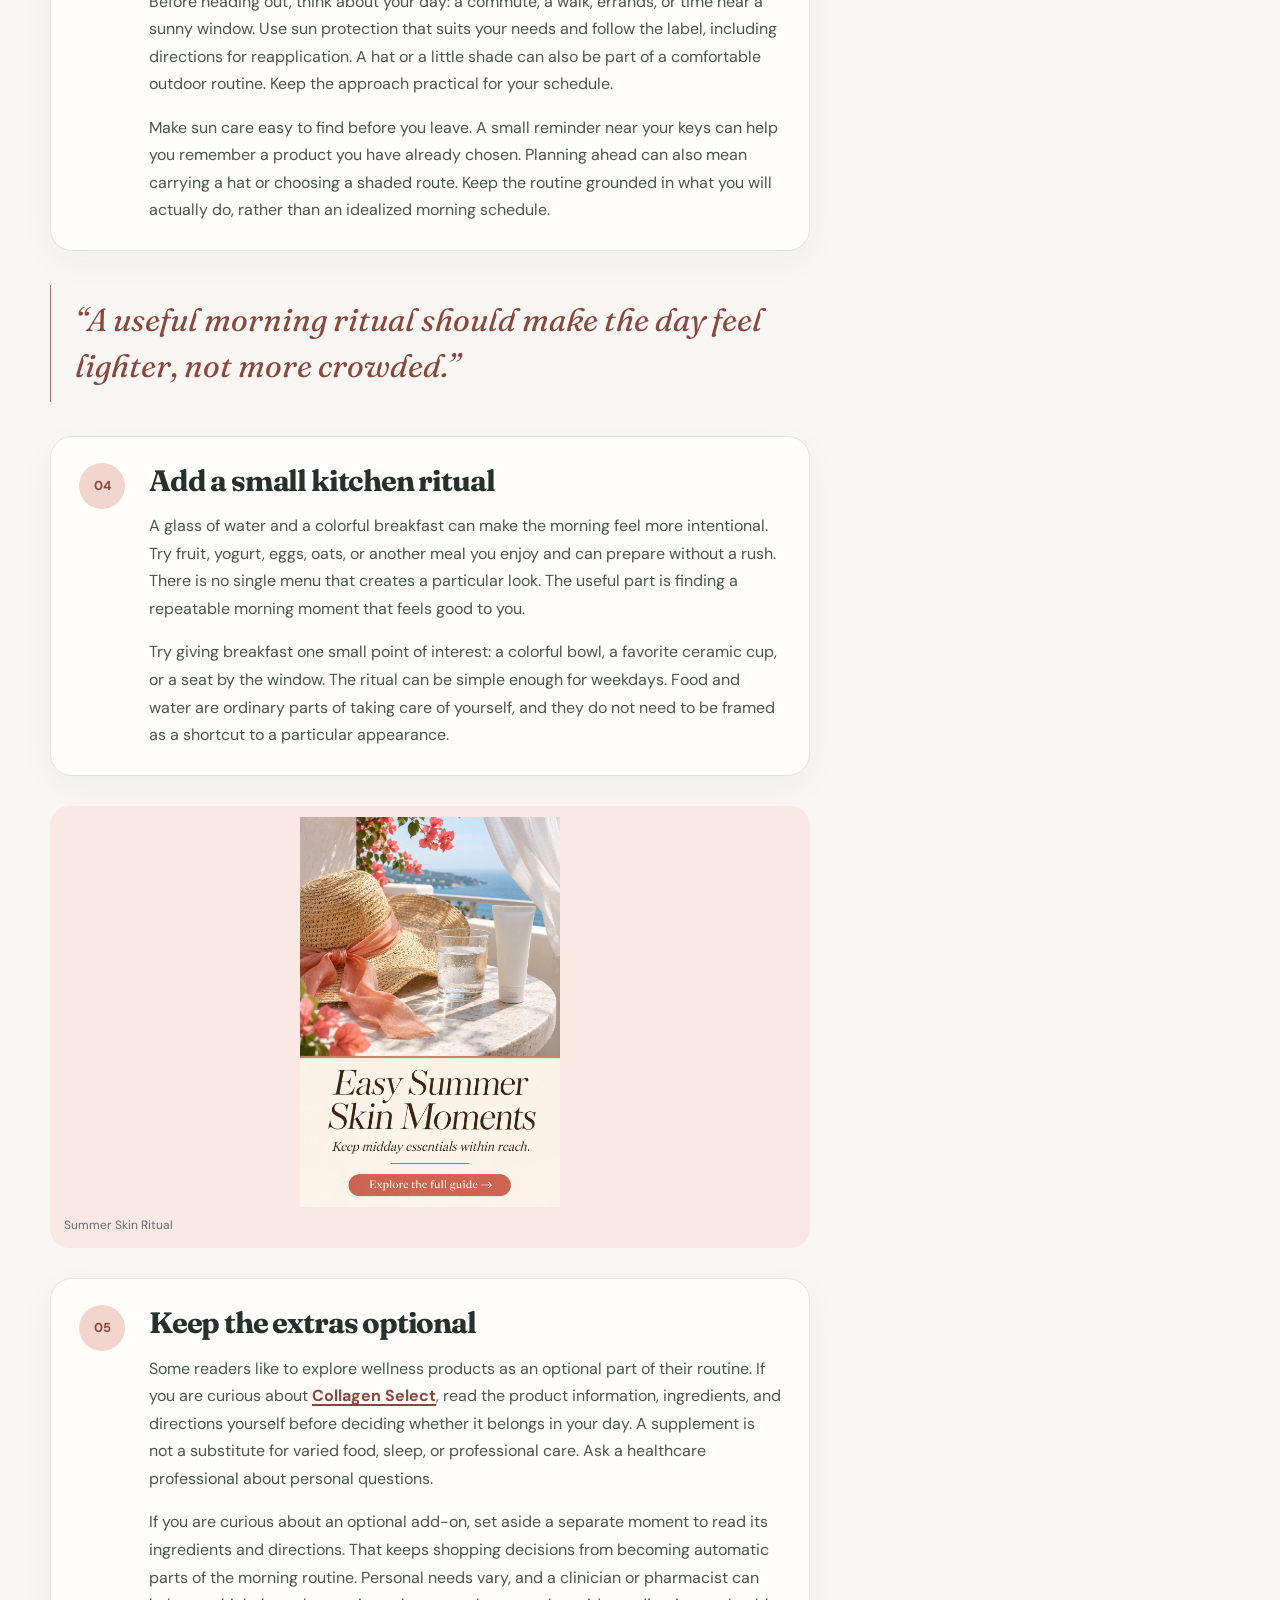
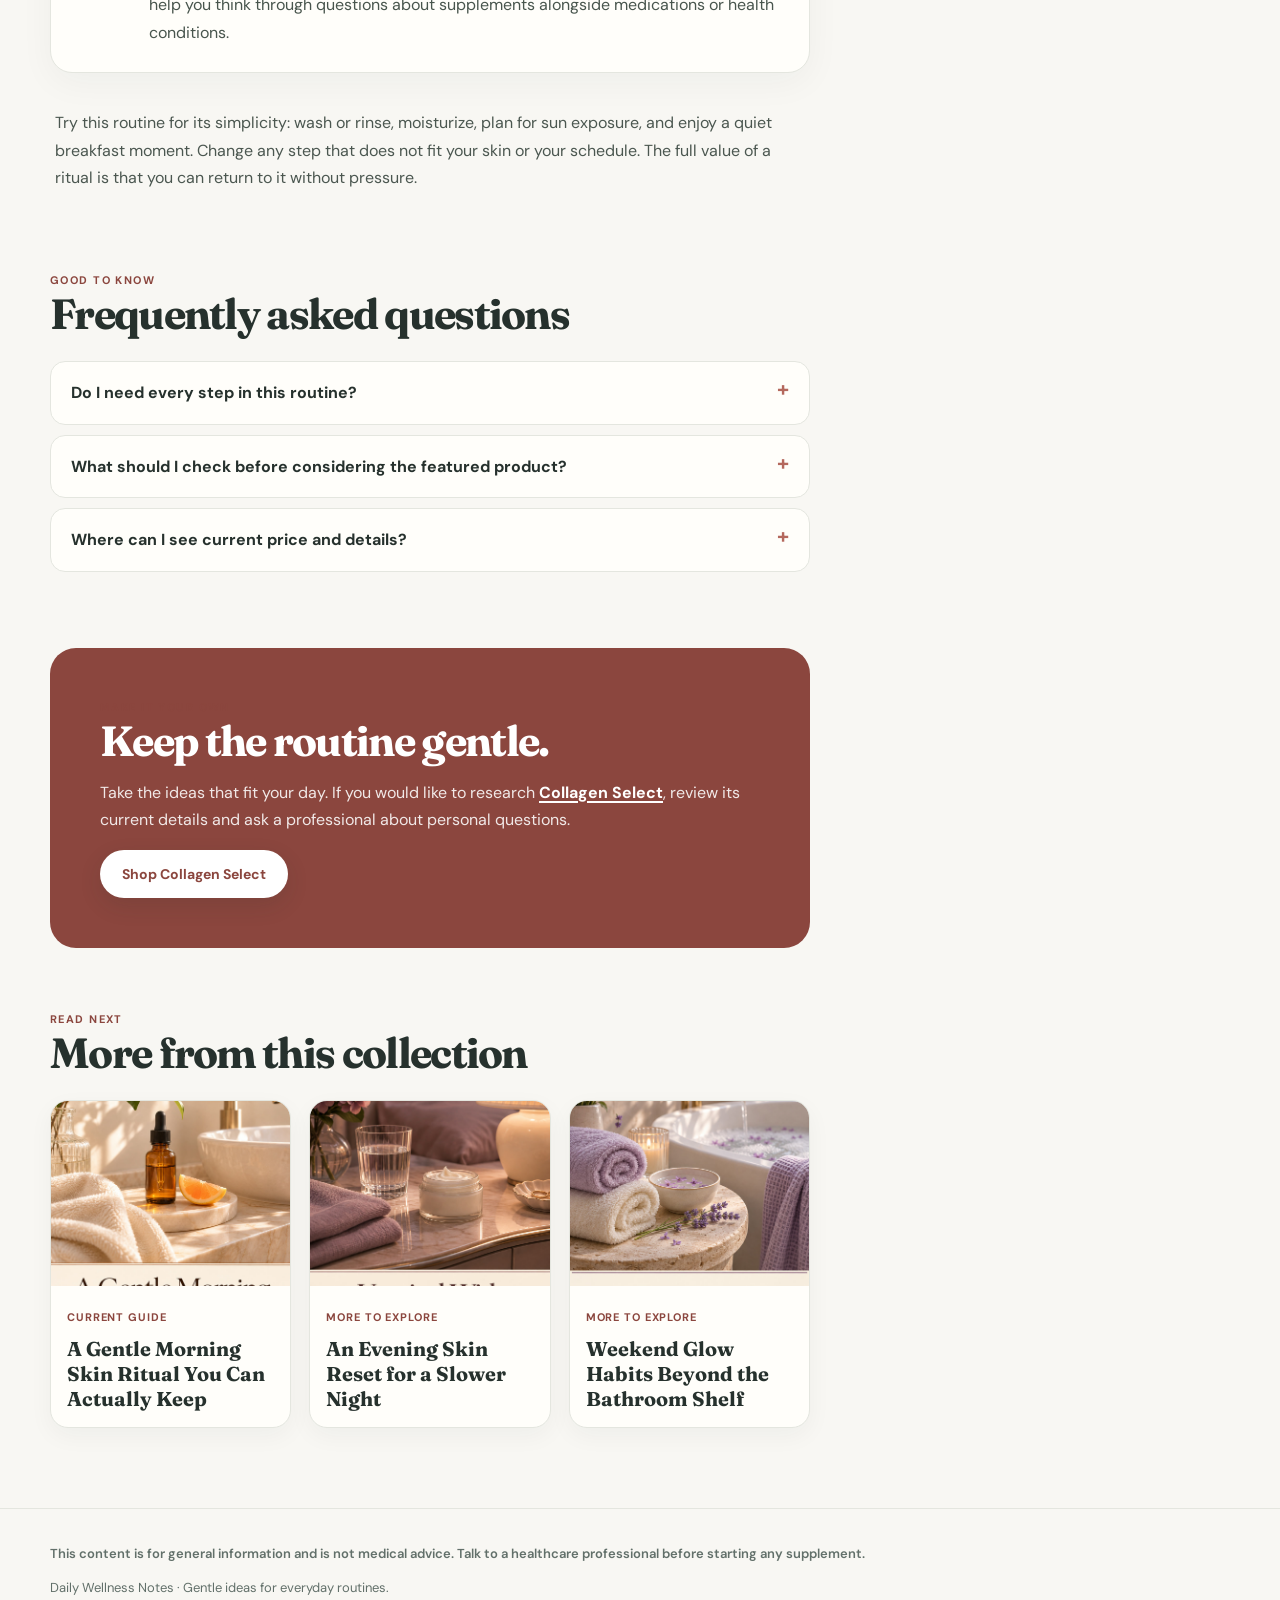
<file: yazi/morning-skin-ritual.html>
<!doctype html><html lang="en"><head><meta charset="utf-8"><meta name="viewport" content="width=device-width, initial-scale=1"><meta name="description" content="A practical start to the day with a few calm, repeatable steps."><link rel="canonical" href="https://dailywellnessnotes.github.io/notes/yazi/morning-skin-ritual.html"><link rel="stylesheet" href="../style.css"><title>A Gentle Morning Skin Ritual You Can Actually Keep | Daily Wellness Notes</title></head><body class="theme-skin article-page"><nav class="site-nav"><div class="wrap site-nav__inner"><a class="brand" href="https://dailywellnessnotes.github.io/notes/">Daily Wellness Notes</a><div class="nav-links"><a href="https://dailywellnessnotes.github.io/notes/#skin">Skin</a><a href="https://dailywellnessnotes.github.io/notes/#hair">Hair</a><a href="https://dailywellnessnotes.github.io/notes/#calm">Calm</a></div></div></nav><div class="affiliate-disclosure">This page contains affiliate links. If you buy through them, I may earn a commission at no extra cost to you.</div><header class="wrap article-hero"><div class="hero-copy"><div class="eyebrow">Skin rituals / Daily rituals</div><h1>A Gentle Morning Skin Ritual You Can Actually Keep</h1><p class="lede">A practical start to the day with a few calm, repeatable steps.</p><div class="read-meta"><span>4 min read</span><span>Practical guide</span></div></div><figure class="hero-media"><img src="https://dailywellnessnotes.github.io/notes/images/2026-11-11-kolajen-01.jpg" alt="Editorial pin artwork showing sunlit bathroom vanity, cream towel, unlabeled amber skincare dropper, citrus slice, leafy branch." loading="lazy"><div class="hero-actions"><a class="btn affiliate-button" href="https://nplink.net/z8oi2hbc" target="_blank" rel="sponsored nofollow noopener">Shop Collagen Select</a></div><figcaption>Morning Skin Ritual · A gentle starting point</figcaption></figure></header><main class="wrap article-layout"><div class="article-main"><section class="toc" aria-label="In this guide"><h2>In this guide</h2><ol><li><a href="#step-1">Start with a clean slate</a></li><li><a href="#step-2">Make room for moisture</a></li><li><a href="#step-3">Bring the outside into the plan</a></li><li><a href="#step-4">Add a small kitchen ritual</a></li><li><a href="#step-5">Keep the extras optional</a></li></ol></section><section class="step-card" id="step-1"><div class="step-badge">01</div><div><h2>Start with a clean slate</h2><p>A morning routine does not need a crowded shelf. Begin by noticing how your skin feels when you wake up. If it feels comfortable, a gentle rinse may be enough for you; if you prefer a cleanser, choose one that fits your skin and follow its directions. The goal is a calm start, not a complicated checklist.</p><p>Keep your sink area friendly to a sleepy morning. A small tray for the two or three items you use most often reduces decision fatigue, while a clean washcloth makes the first step feel intentional. If a product leaves your skin feeling uncomfortable, pause and reconsider it instead of layering something else over the top.</p></div></section><aside class="tip-box"><strong>Tip</strong><p>Put the basics on one tray tonight so tomorrow&#x27;s routine starts with less searching. If you are comparing extras, check <a class="text-link" href="https://nplink.net/z8oi2hbc" target="_blank" rel="sponsored nofollow noopener">the current product label</a> separately.</p></aside><section class="step-card" id="step-2"><div class="step-badge">02</div><div><h2>Make room for moisture</h2><p>After cleansing, apply a moisturizer you already enjoy using. Keep it where you will see it, such as beside your toothbrush, so the step becomes easier to remember. Give the product a moment to settle while you make breakfast or get dressed. Consistency is often simpler when the routine fits the rhythm you already have.</p><p>Think about texture as well as timing. A lightweight moisturizer may feel pleasant in warm weather, while a richer one may suit a different season or personal preference. Read each label and adjust slowly. You are building a routine around your own skin, so the best sequence is the one you can follow comfortably. For an optional addition, take time to read <a class="text-link" href="https://nplink.net/z8oi2hbc" target="_blank" rel="sponsored nofollow noopener">the current product details</a> before deciding.</p></div></section><div class="article-figure"><figure><img src="https://dailywellnessnotes.github.io/notes/images/2026-11-14-kolajen-02.jpg" alt="Editorial pin artwork showing clear carafe of water with mint, ceramic tumbler and journal by window." loading="lazy"><figcaption>Hydration Habit</figcaption></figure><figure><img src="https://dailywellnessnotes.github.io/notes/images/2026-11-14-kolajen-01.jpg" alt="Editorial pin artwork showing fresh berry smoothie in glass beside banana and spinach on sunlit kitchen island." loading="lazy"><figcaption>Smoothie Ritual</figcaption></figure></div><section class="product-card" aria-label="Featured product"><div class="eyebrow">Optional product to research</div><h2><a class="text-link" href="https://nplink.net/z8oi2hbc" target="_blank" rel="sponsored nofollow noopener">Collagen Select</a></h2><p><strong>What it is:</strong> a product some readers may want to compare with their personal routine. See <a class="text-link" href="https://nplink.net/z8oi2hbc" target="_blank" rel="sponsored nofollow noopener">the current listing</a> for exact ingredients, directions, and availability.</p><p><strong>Why it appears here:</strong> it is an optional consideration, not a required step or a promise of results.</p><ul><li>Review <a class="text-link" href="https://nplink.net/z8oi2hbc" target="_blank" rel="sponsored nofollow noopener">ingredients and directions</a> before deciding.</li><li>Consider your own preferences and schedule.</li><li>Ask a healthcare professional about personal suitability.</li></ul><a class="btn affiliate-button" href="https://nplink.net/z8oi2hbc" target="_blank" rel="sponsored nofollow noopener">Check price &amp; details</a></section><section class="step-card" id="step-3"><div class="step-badge">03</div><div><h2>Bring the outside into the plan</h2><p>Before heading out, think about your day: a commute, a walk, errands, or time near a sunny window. Use sun protection that suits your needs and follow the label, including directions for reapplication. A hat or a little shade can also be part of a comfortable outdoor routine. Keep the approach practical for your schedule.</p><p>Make sun care easy to find before you leave. A small reminder near your keys can help you remember a product you have already chosen. Planning ahead can also mean carrying a hat or choosing a shaded route. Keep the routine grounded in what you will actually do, rather than an idealized morning schedule.</p></div></section><blockquote class="pullquote">“A useful morning ritual should make the day feel lighter, not more crowded.”</blockquote><section class="step-card" id="step-4"><div class="step-badge">04</div><div><h2>Add a small kitchen ritual</h2><p>A glass of water and a colorful breakfast can make the morning feel more intentional. Try fruit, yogurt, eggs, oats, or another meal you enjoy and can prepare without a rush. There is no single menu that creates a particular look. The useful part is finding a repeatable morning moment that feels good to you.</p><p>Try giving breakfast one small point of interest: a colorful bowl, a favorite ceramic cup, or a seat by the window. The ritual can be simple enough for weekdays. Food and water are ordinary parts of taking care of yourself, and they do not need to be framed as a shortcut to a particular appearance.</p></div></section><div class="article-figure article-figure--single"><figure><img src="https://dailywellnessnotes.github.io/notes/images/2026-11-15-kolajen-02.jpg" alt="Editorial pin artwork showing woven sun hat, glass of water and plain sunscreen tube on breezy terrace." loading="lazy"><figcaption>Summer Skin Ritual</figcaption></figure></div><section class="step-card" id="step-5"><div class="step-badge">05</div><div><h2>Keep the extras optional</h2><p>Some readers like to explore wellness products as an optional part of their routine. If you are curious about <a class="text-link" href="https://nplink.net/z8oi2hbc" target="_blank" rel="sponsored nofollow noopener">Collagen Select</a>, read the product information, ingredients, and directions yourself before deciding whether it belongs in your day. A supplement is not a substitute for varied food, sleep, or professional care. Ask a healthcare professional about personal questions.</p><p>If you are curious about an optional add-on, set aside a separate moment to read its ingredients and directions. That keeps shopping decisions from becoming automatic parts of the morning routine. Personal needs vary, and a clinician or pharmacist can help you think through questions about supplements alongside medications or health conditions.</p></div></section><p class="closing-copy">Try this routine for its simplicity: wash or rinse, moisturize, plan for sun exposure, and enjoy a quiet breakfast moment. Change any step that does not fit your skin or your schedule. The full value of a ritual is that you can return to it without pressure.</p><section class="faq" id="faq"><div class="eyebrow">Good to know</div><h2>Frequently asked questions</h2><details><summary>Do I need every step in this routine?</summary><p>No. Start with the part that fits your day and adjust the rest to your preferences. A comfortable, repeatable routine is more useful than a perfect checklist.</p></details><details><summary>What should I check before considering the featured product?</summary><p>Read the current <a class="text-link" href="https://nplink.net/z8oi2hbc" target="_blank" rel="sponsored nofollow noopener">Collagen Select</a> ingredients and directions. Your medications, health conditions, and personal needs may affect whether a supplement is appropriate.</p></details><details><summary>Where can I see current price and details?</summary><p>Use <a class="text-link" href="https://nplink.net/z8oi2hbc" target="_blank" rel="sponsored nofollow noopener">the current product page</a> to review up-to-date information. Ask a healthcare professional before starting any supplement.</p></details></section><section class="final-cta"><div class="eyebrow">Make it your own</div><h2>Keep the routine gentle.</h2><p>Take the ideas that fit your day. If you would like to research <a class="text-link" href="https://nplink.net/z8oi2hbc" target="_blank" rel="sponsored nofollow noopener">Collagen Select</a>, review its current details and ask a professional about personal questions.</p><a class="btn btn--light affiliate-button" href="https://nplink.net/z8oi2hbc" target="_blank" rel="sponsored nofollow noopener">Shop Collagen Select</a></section><section class="related"><div class="eyebrow">Read next</div><h2>More from this collection</h2><div class="related-grid"><a class="related-card" href="https://dailywellnessnotes.github.io/notes/yazi/morning-skin-ritual.html"><img src="https://dailywellnessnotes.github.io/notes/images/2026-11-11-kolajen-01.jpg" alt="Editorial pin artwork showing sunlit bathroom vanity, cream towel, unlabeled amber skincare dropper, citrus slice, leafy branch." loading="lazy"><div class="related-card__body"><span>Current guide</span><h3>A Gentle Morning Skin Ritual You Can Actually Keep</h3></div></a><a class="related-card" href="https://dailywellnessnotes.github.io/notes/yazi/evening-skin-reset.html"><img src="https://dailywellnessnotes.github.io/notes/images/2026-11-11-kolajen-02.jpg" alt="Editorial pin artwork showing bedside vanity with folded linen, glass water cup, soft lamp, moisturizer jar without label." loading="lazy"><div class="related-card__body"><span>More to explore</span><h3>An Evening Skin Reset for a Slower Night</h3></div></a><a class="related-card" href="https://dailywellnessnotes.github.io/notes/yazi/weekend-glow-habits.html"><img src="https://dailywellnessnotes.github.io/notes/images/2026-11-16-kolajen-02.jpg" alt="Editorial pin artwork showing quiet home spa scene, rolled towels, small bowl and lavender stem by bathtub." loading="lazy"><div class="related-card__body"><span>More to explore</span><h3>Weekend Glow Habits Beyond the Bathroom Shelf</h3></div></a></div></section></div><aside class="article-aside"><div class="aside-card"><img src="https://dailywellnessnotes.github.io/notes/images/2026-11-11-kolajen-01.jpg" alt="Editorial pin artwork showing sunlit bathroom vanity, cream towel, unlabeled amber skincare dropper, citrus slice, leafy branch." loading="lazy"><div class="kicker">A small reminder</div><p>Choose the steps that fit your day. Keep extras optional and check current product details before deciding.</p></div></aside></main><div class="mobile-shop"><span>Explore the optional product</span><a class="btn affiliate-button" href="https://nplink.net/z8oi2hbc" target="_blank" rel="sponsored nofollow noopener">Shop Collagen Select</a></div><footer class="site-footer"><div class="wrap"><p class="medical-note">This content is for general information and is not medical advice. Talk to a healthcare professional before starting any supplement.</p><p>Daily Wellness Notes · Gentle ideas for everyday routines.</p></div></footer></body></html>
</file>
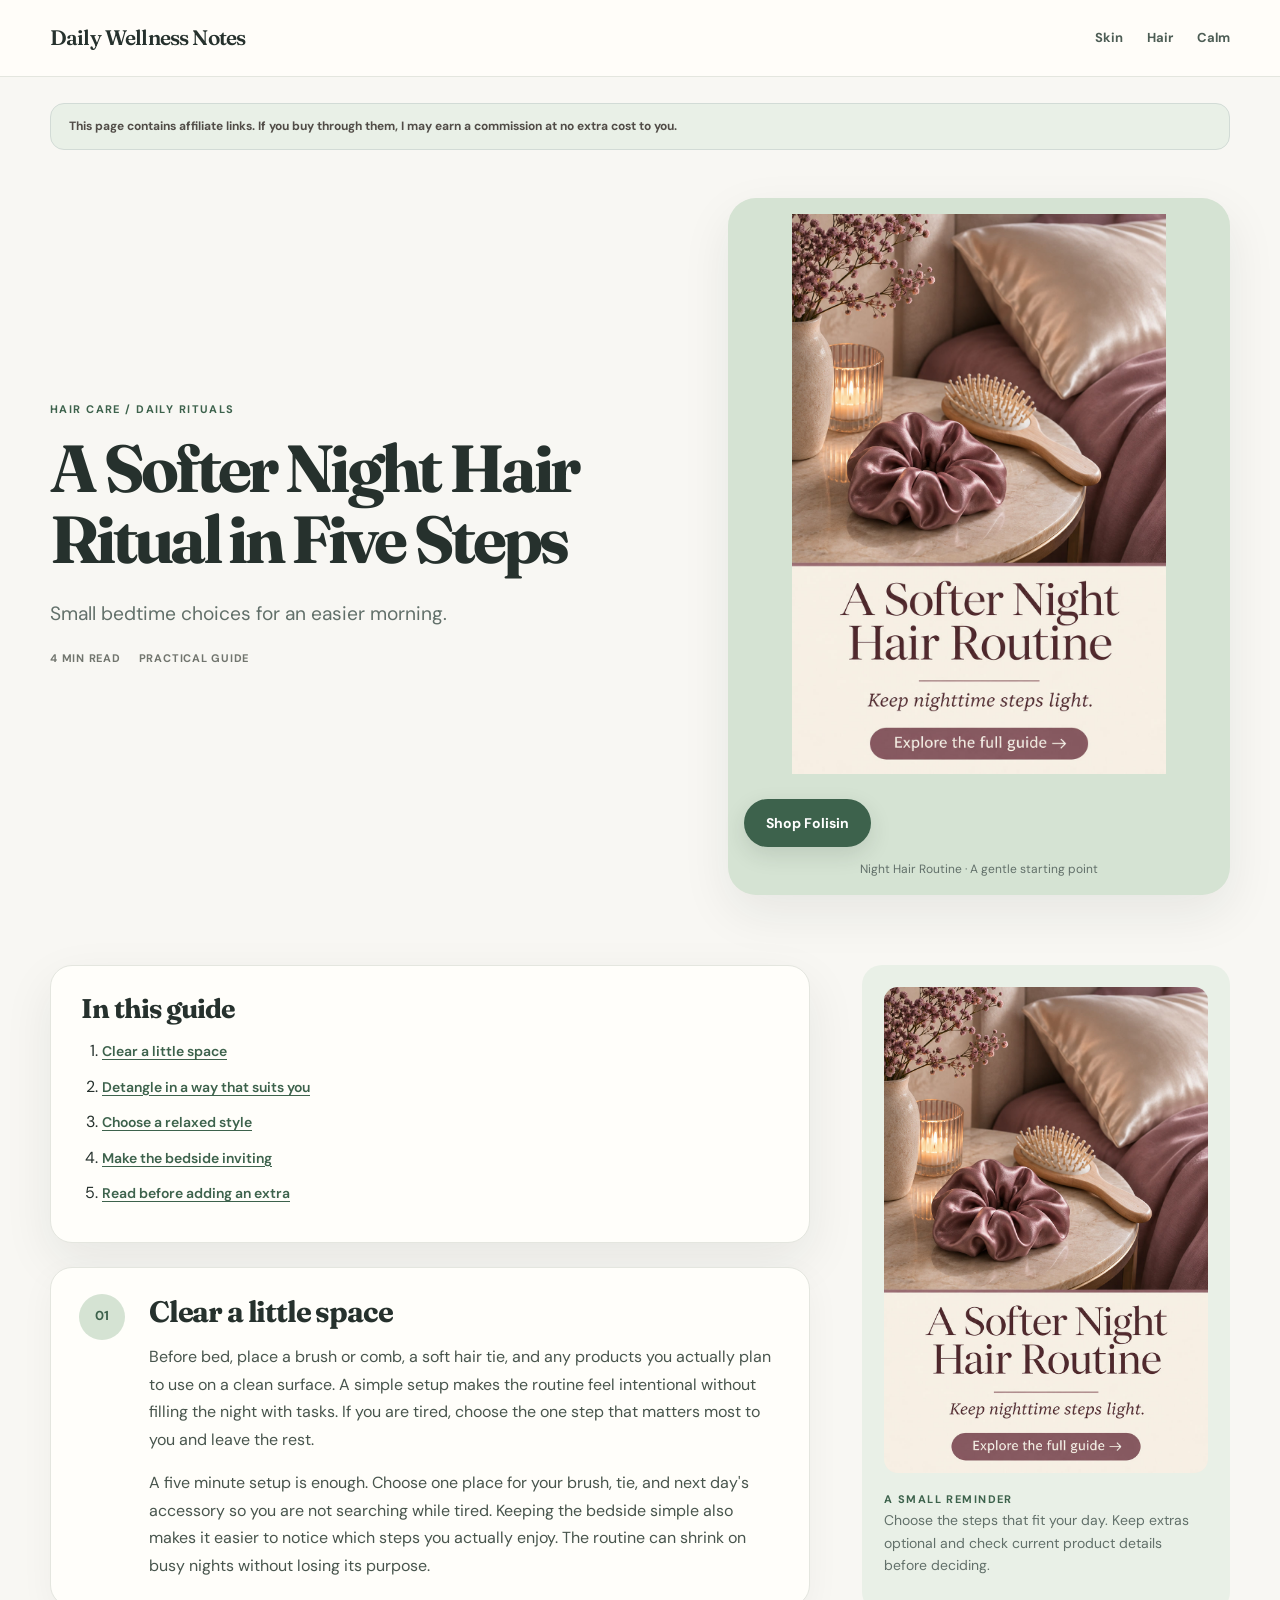
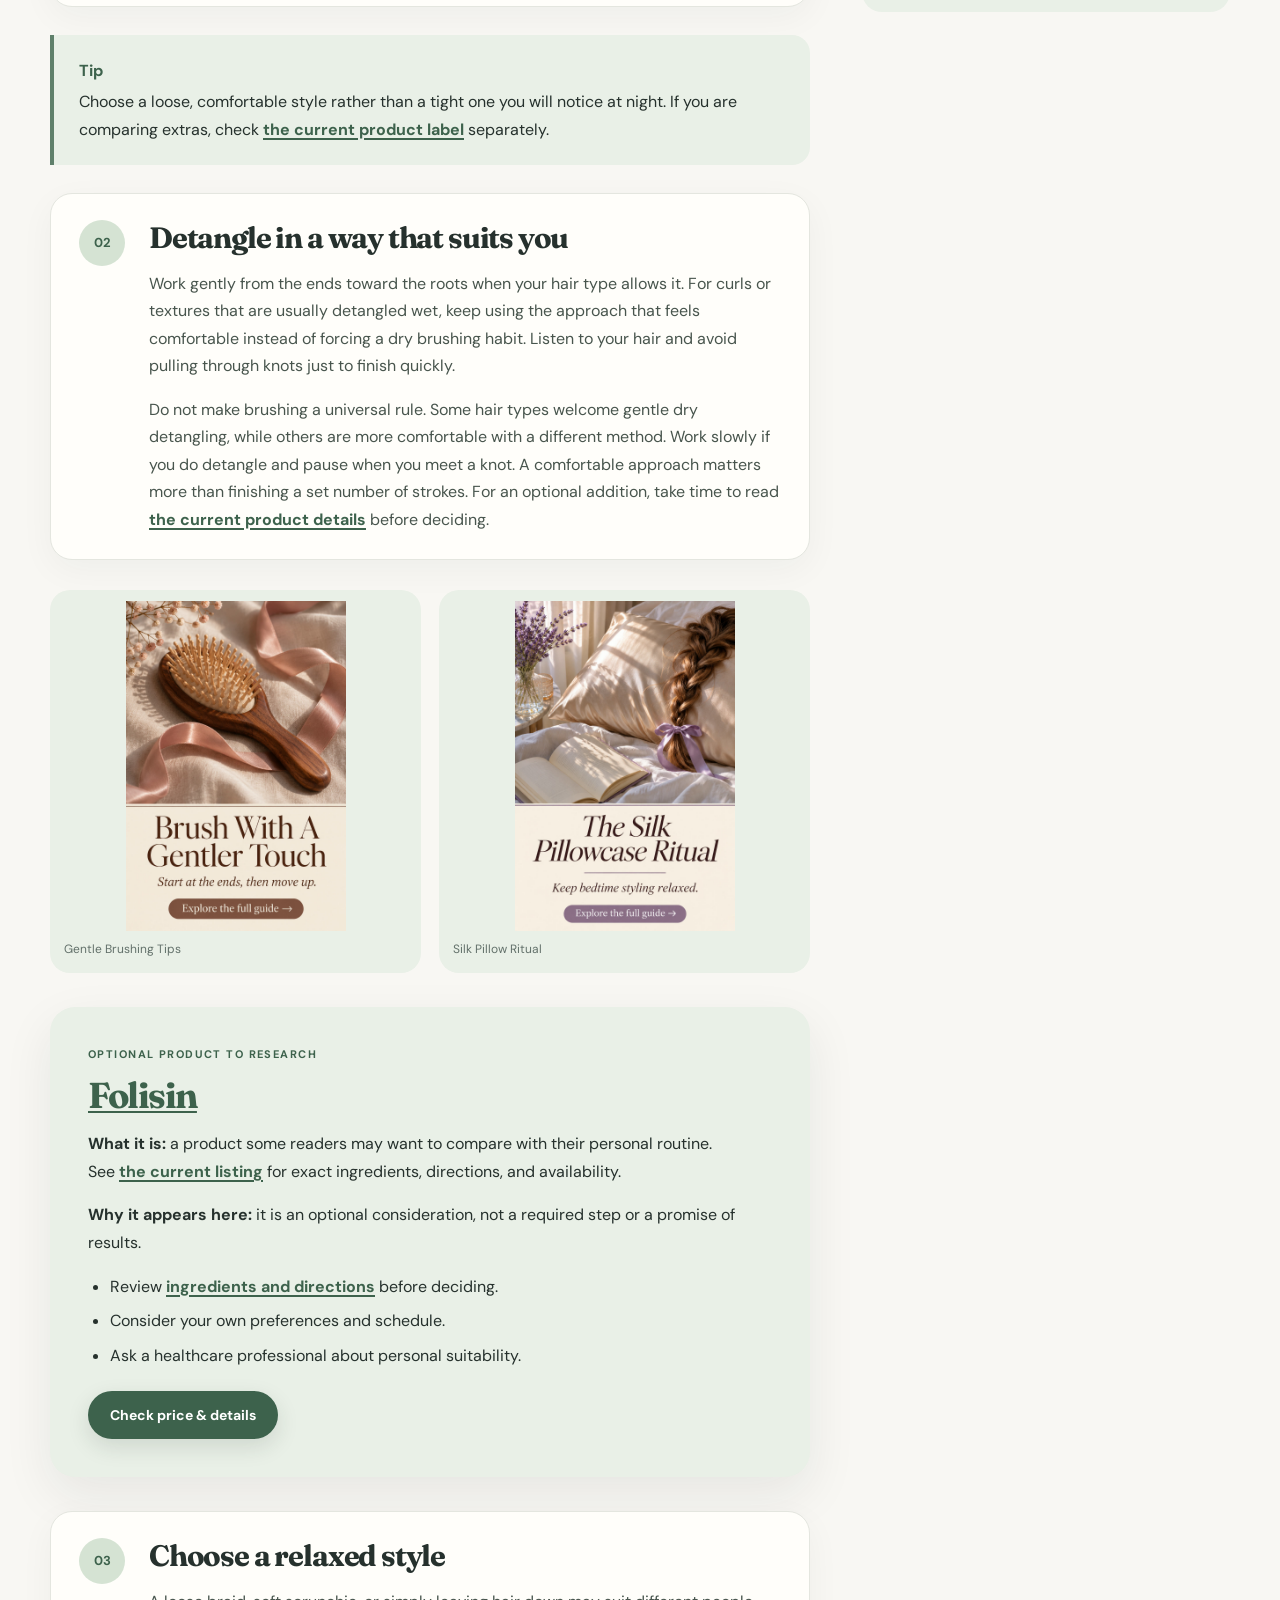
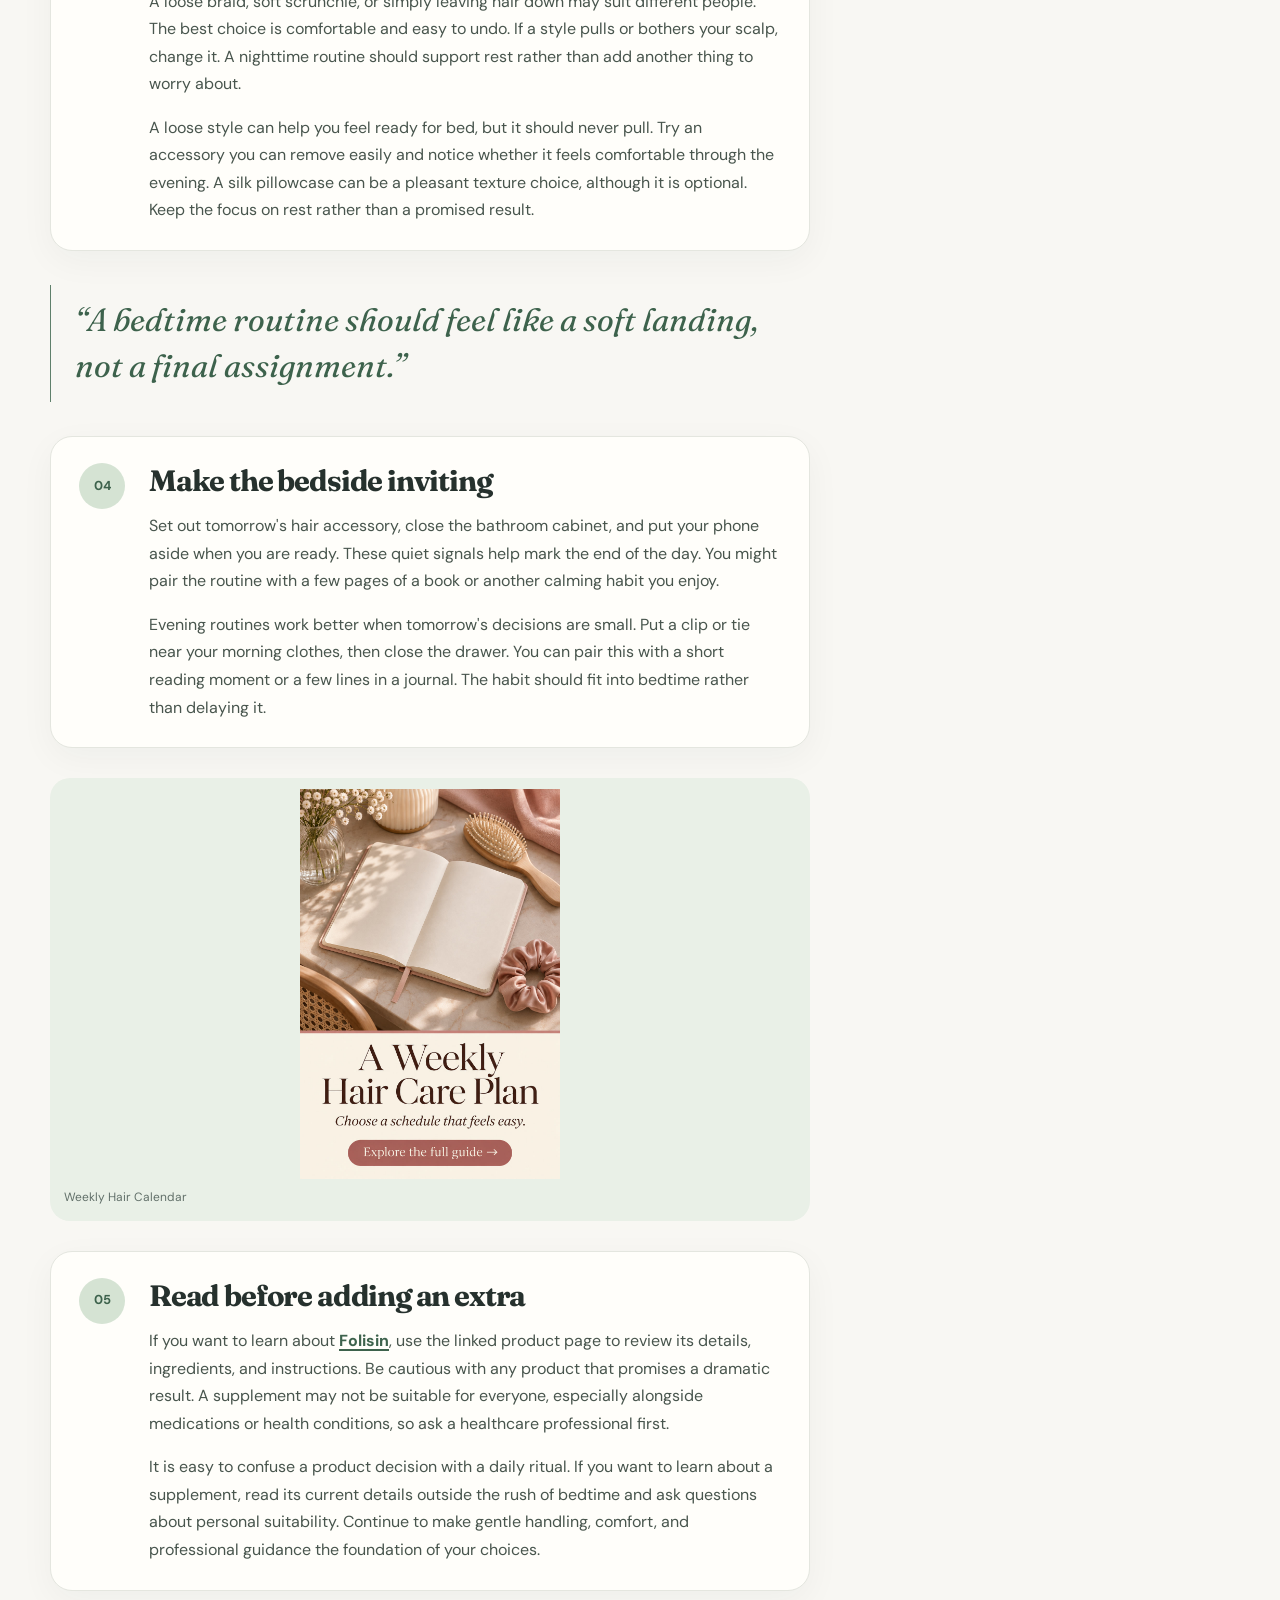
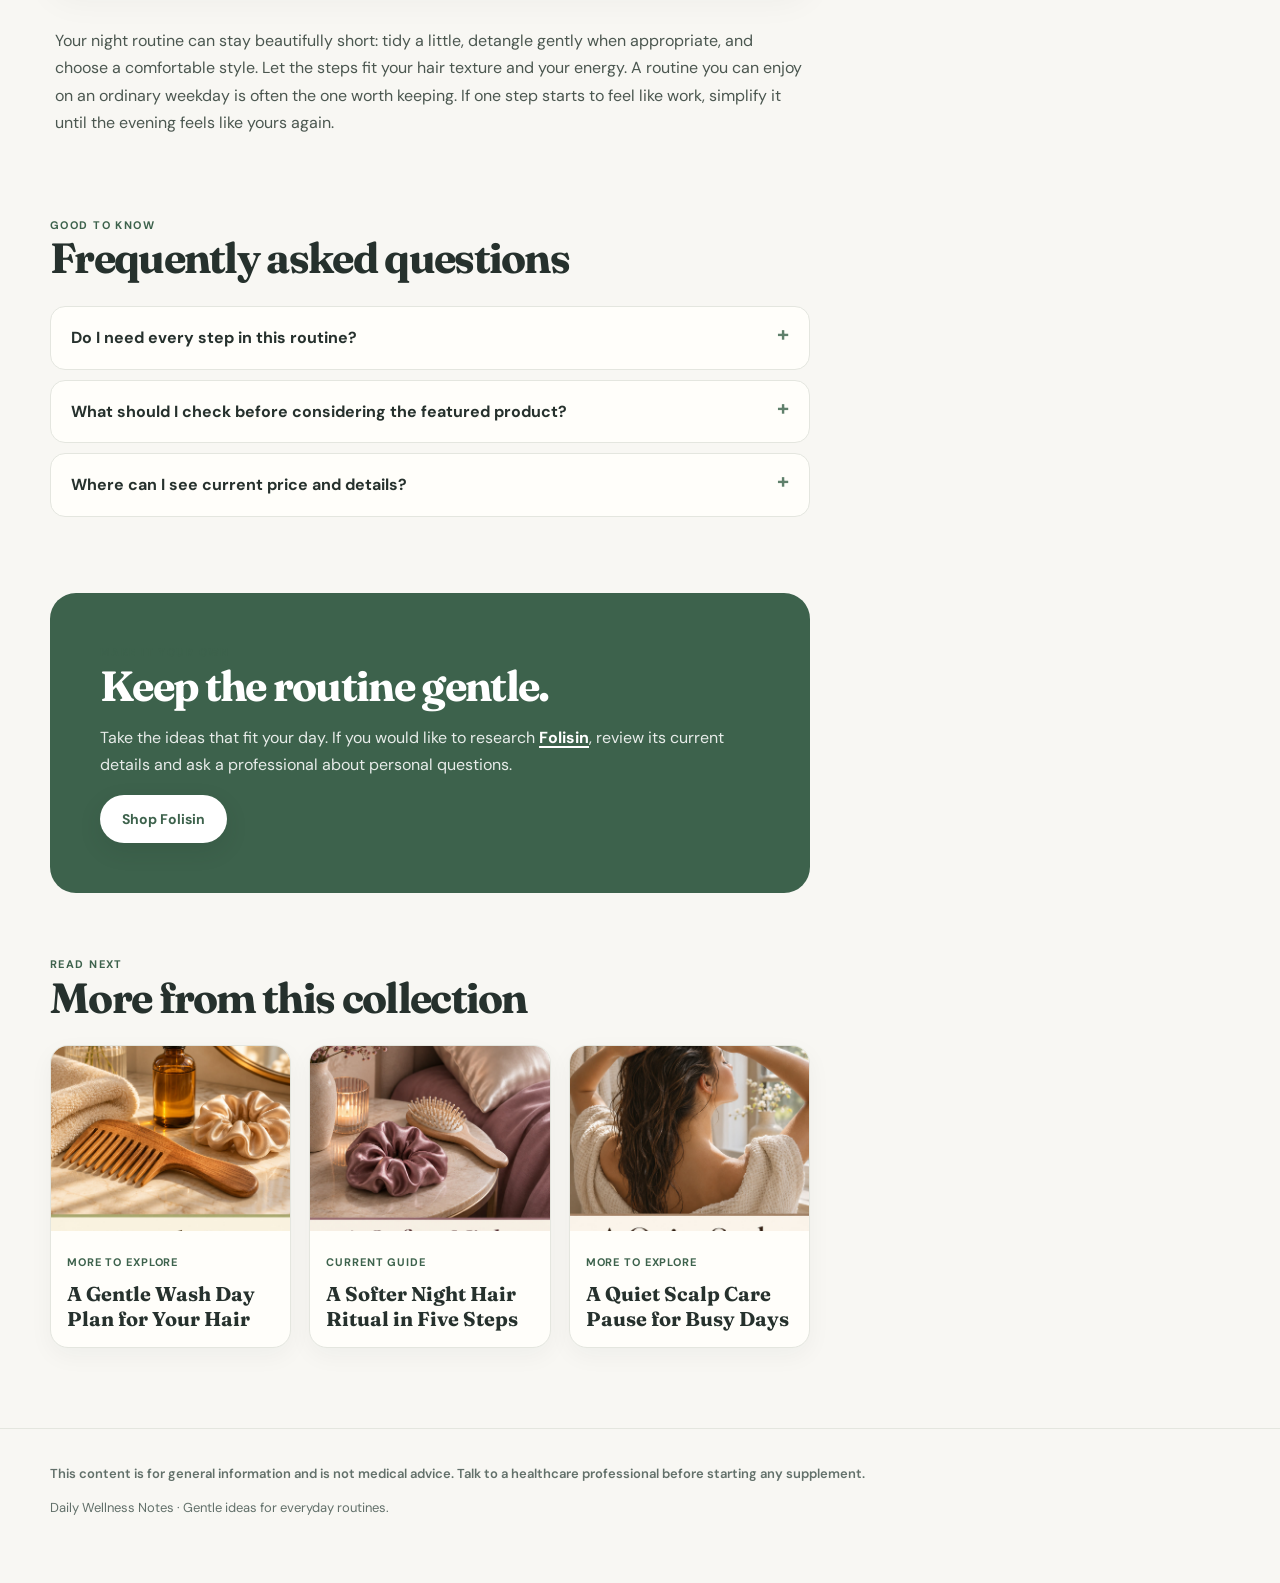
<file: yazi/night-hair-ritual.html>
<!doctype html><html lang="en"><head><meta charset="utf-8"><meta name="viewport" content="width=device-width, initial-scale=1"><meta name="description" content="Small bedtime choices for an easier morning."><link rel="canonical" href="https://dailywellnessnotes.github.io/notes/yazi/night-hair-ritual.html"><link rel="stylesheet" href="../style.css"><title>A Softer Night Hair Ritual in Five Steps | Daily Wellness Notes</title></head><body class="theme-hair article-page"><nav class="site-nav"><div class="wrap site-nav__inner"><a class="brand" href="https://dailywellnessnotes.github.io/notes/">Daily Wellness Notes</a><div class="nav-links"><a href="https://dailywellnessnotes.github.io/notes/#skin">Skin</a><a href="https://dailywellnessnotes.github.io/notes/#hair">Hair</a><a href="https://dailywellnessnotes.github.io/notes/#calm">Calm</a></div></div></nav><div class="affiliate-disclosure">This page contains affiliate links. If you buy through them, I may earn a commission at no extra cost to you.</div><header class="wrap article-hero"><div class="hero-copy"><div class="eyebrow">Hair care / Daily rituals</div><h1>A Softer Night Hair Ritual in Five Steps</h1><p class="lede">Small bedtime choices for an easier morning.</p><div class="read-meta"><span>4 min read</span><span>Practical guide</span></div></div><figure class="hero-media"><img src="https://dailywellnessnotes.github.io/notes/images/2026-11-17-sac-02.jpg" alt="Editorial pin artwork showing loose silk scrunchie, brush and pillow on softly lit bedside table." loading="lazy"><div class="hero-actions"><a class="btn affiliate-button" href="https://nplink.net/3g8g0etk" target="_blank" rel="sponsored nofollow noopener">Shop Folisin</a></div><figcaption>Night Hair Routine · A gentle starting point</figcaption></figure></header><main class="wrap article-layout"><div class="article-main"><section class="toc" aria-label="In this guide"><h2>In this guide</h2><ol><li><a href="#step-1">Clear a little space</a></li><li><a href="#step-2">Detangle in a way that suits you</a></li><li><a href="#step-3">Choose a relaxed style</a></li><li><a href="#step-4">Make the bedside inviting</a></li><li><a href="#step-5">Read before adding an extra</a></li></ol></section><section class="step-card" id="step-1"><div class="step-badge">01</div><div><h2>Clear a little space</h2><p>Before bed, place a brush or comb, a soft hair tie, and any products you actually plan to use on a clean surface. A simple setup makes the routine feel intentional without filling the night with tasks. If you are tired, choose the one step that matters most to you and leave the rest.</p><p>A five minute setup is enough. Choose one place for your brush, tie, and next day&#x27;s accessory so you are not searching while tired. Keeping the bedside simple also makes it easier to notice which steps you actually enjoy. The routine can shrink on busy nights without losing its purpose.</p></div></section><aside class="tip-box"><strong>Tip</strong><p>Choose a loose, comfortable style rather than a tight one you will notice at night. If you are comparing extras, check <a class="text-link" href="https://nplink.net/3g8g0etk" target="_blank" rel="sponsored nofollow noopener">the current product label</a> separately.</p></aside><section class="step-card" id="step-2"><div class="step-badge">02</div><div><h2>Detangle in a way that suits you</h2><p>Work gently from the ends toward the roots when your hair type allows it. For curls or textures that are usually detangled wet, keep using the approach that feels comfortable instead of forcing a dry brushing habit. Listen to your hair and avoid pulling through knots just to finish quickly.</p><p>Do not make brushing a universal rule. Some hair types welcome gentle dry detangling, while others are more comfortable with a different method. Work slowly if you do detangle and pause when you meet a knot. A comfortable approach matters more than finishing a set number of strokes. For an optional addition, take time to read <a class="text-link" href="https://nplink.net/3g8g0etk" target="_blank" rel="sponsored nofollow noopener">the current product details</a> before deciding.</p></div></section><div class="article-figure"><figure><img src="https://dailywellnessnotes.github.io/notes/images/2026-11-13-sac-01.jpg" alt="Editorial pin artwork showing close up of natural wood brush and loose silk ribbon on pale linen." loading="lazy"><figcaption>Gentle Brushing Tips</figcaption></figure><figure><img src="https://dailywellnessnotes.github.io/notes/images/2026-11-14-sac-02.jpg" alt="Editorial pin artwork showing silk pillowcase, loose braid and a book on soft bed in morning light." loading="lazy"><figcaption>Silk Pillow Ritual</figcaption></figure></div><section class="product-card" aria-label="Featured product"><div class="eyebrow">Optional product to research</div><h2><a class="text-link" href="https://nplink.net/3g8g0etk" target="_blank" rel="sponsored nofollow noopener">Folisin</a></h2><p><strong>What it is:</strong> a product some readers may want to compare with their personal routine. See <a class="text-link" href="https://nplink.net/3g8g0etk" target="_blank" rel="sponsored nofollow noopener">the current listing</a> for exact ingredients, directions, and availability.</p><p><strong>Why it appears here:</strong> it is an optional consideration, not a required step or a promise of results.</p><ul><li>Review <a class="text-link" href="https://nplink.net/3g8g0etk" target="_blank" rel="sponsored nofollow noopener">ingredients and directions</a> before deciding.</li><li>Consider your own preferences and schedule.</li><li>Ask a healthcare professional about personal suitability.</li></ul><a class="btn affiliate-button" href="https://nplink.net/3g8g0etk" target="_blank" rel="sponsored nofollow noopener">Check price &amp; details</a></section><section class="step-card" id="step-3"><div class="step-badge">03</div><div><h2>Choose a relaxed style</h2><p>A loose braid, soft scrunchie, or simply leaving hair down may suit different people. The best choice is comfortable and easy to undo. If a style pulls or bothers your scalp, change it. A nighttime routine should support rest rather than add another thing to worry about.</p><p>A loose style can help you feel ready for bed, but it should never pull. Try an accessory you can remove easily and notice whether it feels comfortable through the evening. A silk pillowcase can be a pleasant texture choice, although it is optional. Keep the focus on rest rather than a promised result.</p></div></section><blockquote class="pullquote">“A bedtime routine should feel like a soft landing, not a final assignment.”</blockquote><section class="step-card" id="step-4"><div class="step-badge">04</div><div><h2>Make the bedside inviting</h2><p>Set out tomorrow&#x27;s hair accessory, close the bathroom cabinet, and put your phone aside when you are ready. These quiet signals help mark the end of the day. You might pair the routine with a few pages of a book or another calming habit you enjoy.</p><p>Evening routines work better when tomorrow&#x27;s decisions are small. Put a clip or tie near your morning clothes, then close the drawer. You can pair this with a short reading moment or a few lines in a journal. The habit should fit into bedtime rather than delaying it.</p></div></section><div class="article-figure article-figure--single"><figure><img src="https://dailywellnessnotes.github.io/notes/images/2026-11-16-sac-01.jpg" alt="Editorial pin artwork showing open planner with blank pages, brush and scrunchie on desk." loading="lazy"><figcaption>Weekly Hair Calendar</figcaption></figure></div><section class="step-card" id="step-5"><div class="step-badge">05</div><div><h2>Read before adding an extra</h2><p>If you want to learn about <a class="text-link" href="https://nplink.net/3g8g0etk" target="_blank" rel="sponsored nofollow noopener">Folisin</a>, use the linked product page to review its details, ingredients, and instructions. Be cautious with any product that promises a dramatic result. A supplement may not be suitable for everyone, especially alongside medications or health conditions, so ask a healthcare professional first.</p><p>It is easy to confuse a product decision with a daily ritual. If you want to learn about a supplement, read its current details outside the rush of bedtime and ask questions about personal suitability. Continue to make gentle handling, comfort, and professional guidance the foundation of your choices.</p></div></section><p class="closing-copy">Your night routine can stay beautifully short: tidy a little, detangle gently when appropriate, and choose a comfortable style. Let the steps fit your hair texture and your energy. A routine you can enjoy on an ordinary weekday is often the one worth keeping. If one step starts to feel like work, simplify it until the evening feels like yours again.</p><section class="faq" id="faq"><div class="eyebrow">Good to know</div><h2>Frequently asked questions</h2><details><summary>Do I need every step in this routine?</summary><p>No. Start with the part that fits your day and adjust the rest to your preferences. A comfortable, repeatable routine is more useful than a perfect checklist.</p></details><details><summary>What should I check before considering the featured product?</summary><p>Read the current <a class="text-link" href="https://nplink.net/3g8g0etk" target="_blank" rel="sponsored nofollow noopener">Folisin</a> ingredients and directions. Your medications, health conditions, and personal needs may affect whether a supplement is appropriate.</p></details><details><summary>Where can I see current price and details?</summary><p>Use <a class="text-link" href="https://nplink.net/3g8g0etk" target="_blank" rel="sponsored nofollow noopener">the current product page</a> to review up-to-date information. Ask a healthcare professional before starting any supplement.</p></details></section><section class="final-cta"><div class="eyebrow">Make it your own</div><h2>Keep the routine gentle.</h2><p>Take the ideas that fit your day. If you would like to research <a class="text-link" href="https://nplink.net/3g8g0etk" target="_blank" rel="sponsored nofollow noopener">Folisin</a>, review its current details and ask a professional about personal questions.</p><a class="btn btn--light affiliate-button" href="https://nplink.net/3g8g0etk" target="_blank" rel="sponsored nofollow noopener">Shop Folisin</a></section><section class="related"><div class="eyebrow">Read next</div><h2>More from this collection</h2><div class="related-grid"><a class="related-card" href="https://dailywellnessnotes.github.io/notes/yazi/gentle-wash-day.html"><img src="https://dailywellnessnotes.github.io/notes/images/2026-11-11-sac-01.jpg" alt="Editorial pin artwork showing sunlit vanity with wooden wide tooth comb, folded towel and unlabeled hair oil bottle." loading="lazy"><div class="related-card__body"><span>More to explore</span><h3>A Gentle Wash Day Plan for Your Hair</h3></div></a><a class="related-card" href="https://dailywellnessnotes.github.io/notes/yazi/night-hair-ritual.html"><img src="https://dailywellnessnotes.github.io/notes/images/2026-11-17-sac-02.jpg" alt="Editorial pin artwork showing loose silk scrunchie, brush and pillow on softly lit bedside table." loading="lazy"><div class="related-card__body"><span>Current guide</span><h3>A Softer Night Hair Ritual in Five Steps</h3></div></a><a class="related-card" href="https://dailywellnessnotes.github.io/notes/yazi/scalp-care-pause.html"><img src="https://dailywellnessnotes.github.io/notes/images/2026-11-12-sac-02.jpg" alt="Editorial pin artwork showing hands gently massaging scalp of healthy woman from behind in natural window light." loading="lazy"><div class="related-card__body"><span>More to explore</span><h3>A Quiet Scalp Care Pause for Busy Days</h3></div></a></div></section></div><aside class="article-aside"><div class="aside-card"><img src="https://dailywellnessnotes.github.io/notes/images/2026-11-17-sac-02.jpg" alt="Editorial pin artwork showing loose silk scrunchie, brush and pillow on softly lit bedside table." loading="lazy"><div class="kicker">A small reminder</div><p>Choose the steps that fit your day. Keep extras optional and check current product details before deciding.</p></div></aside></main><div class="mobile-shop"><span>Explore the optional product</span><a class="btn affiliate-button" href="https://nplink.net/3g8g0etk" target="_blank" rel="sponsored nofollow noopener">Shop Folisin</a></div><footer class="site-footer"><div class="wrap"><p class="medical-note">This content is for general information and is not medical advice. Talk to a healthcare professional before starting any supplement.</p><p>Daily Wellness Notes · Gentle ideas for everyday routines.</p></div></footer></body></html>
</file>
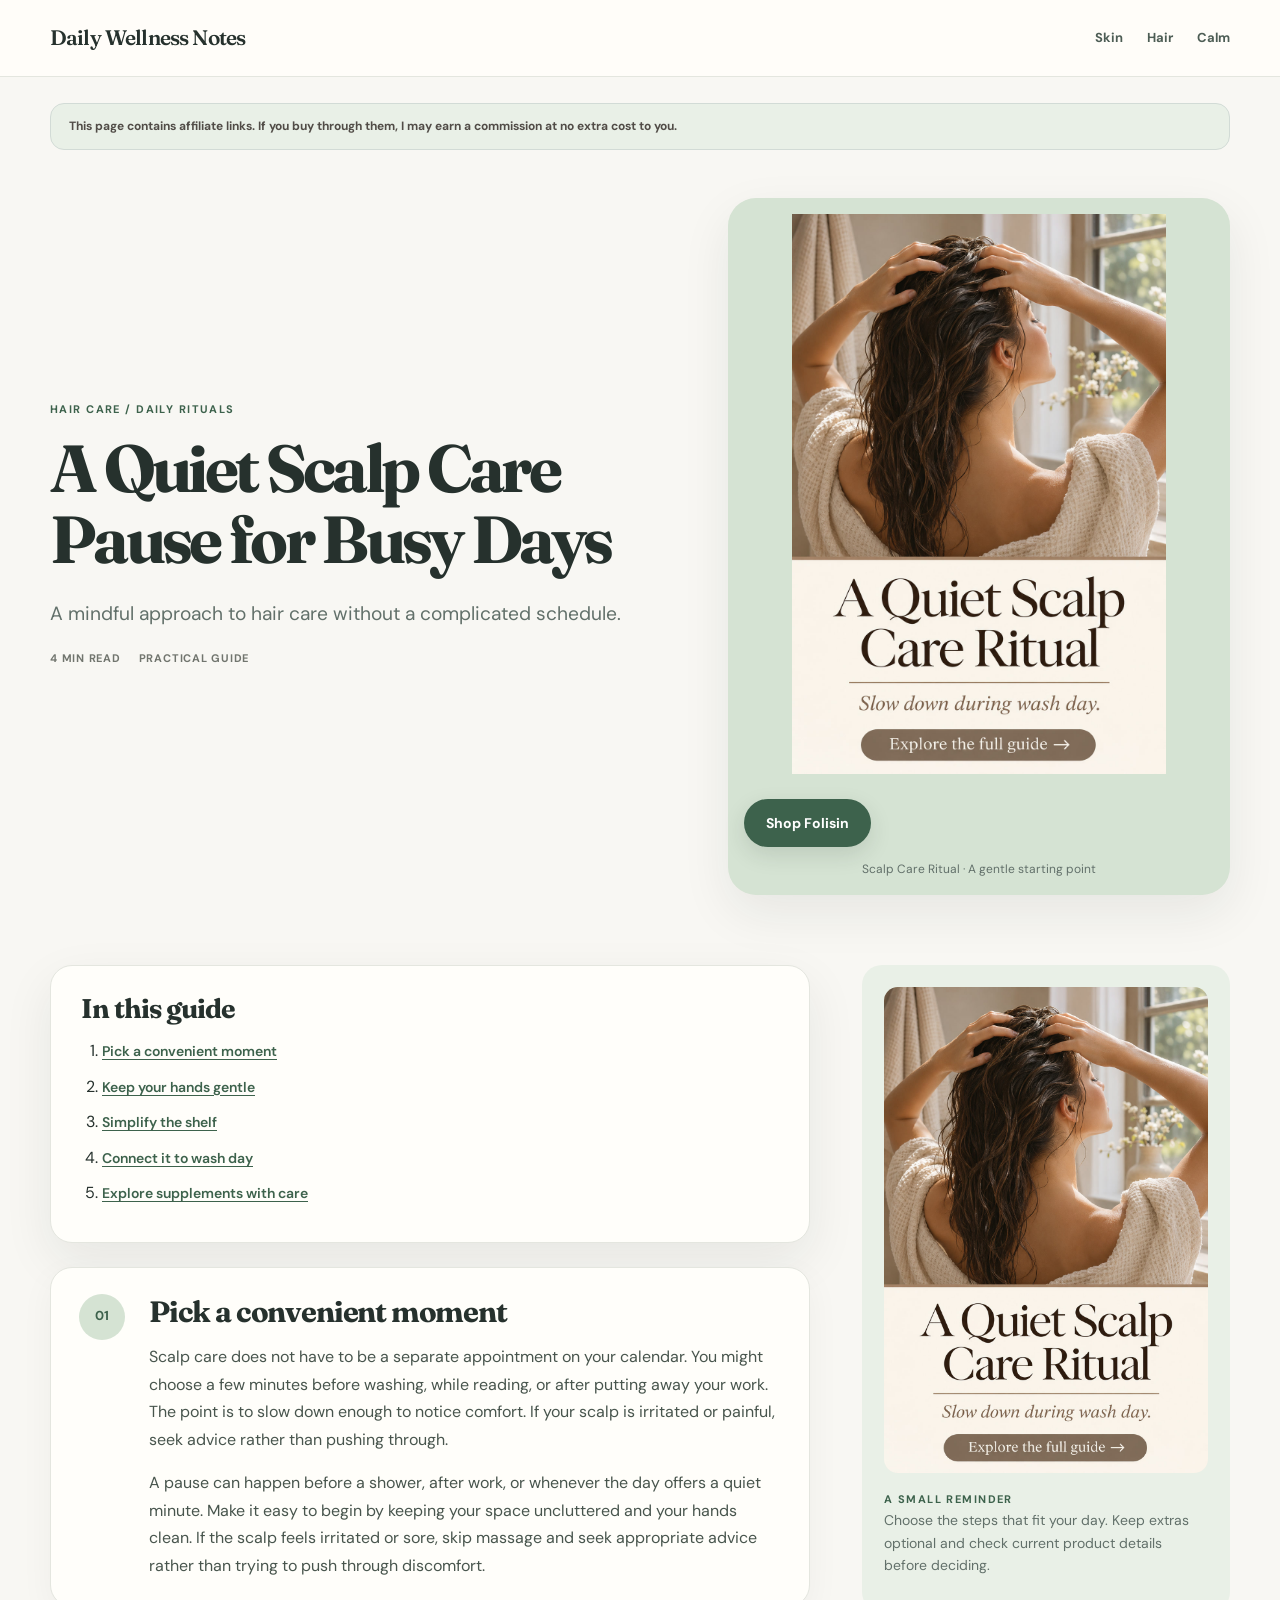
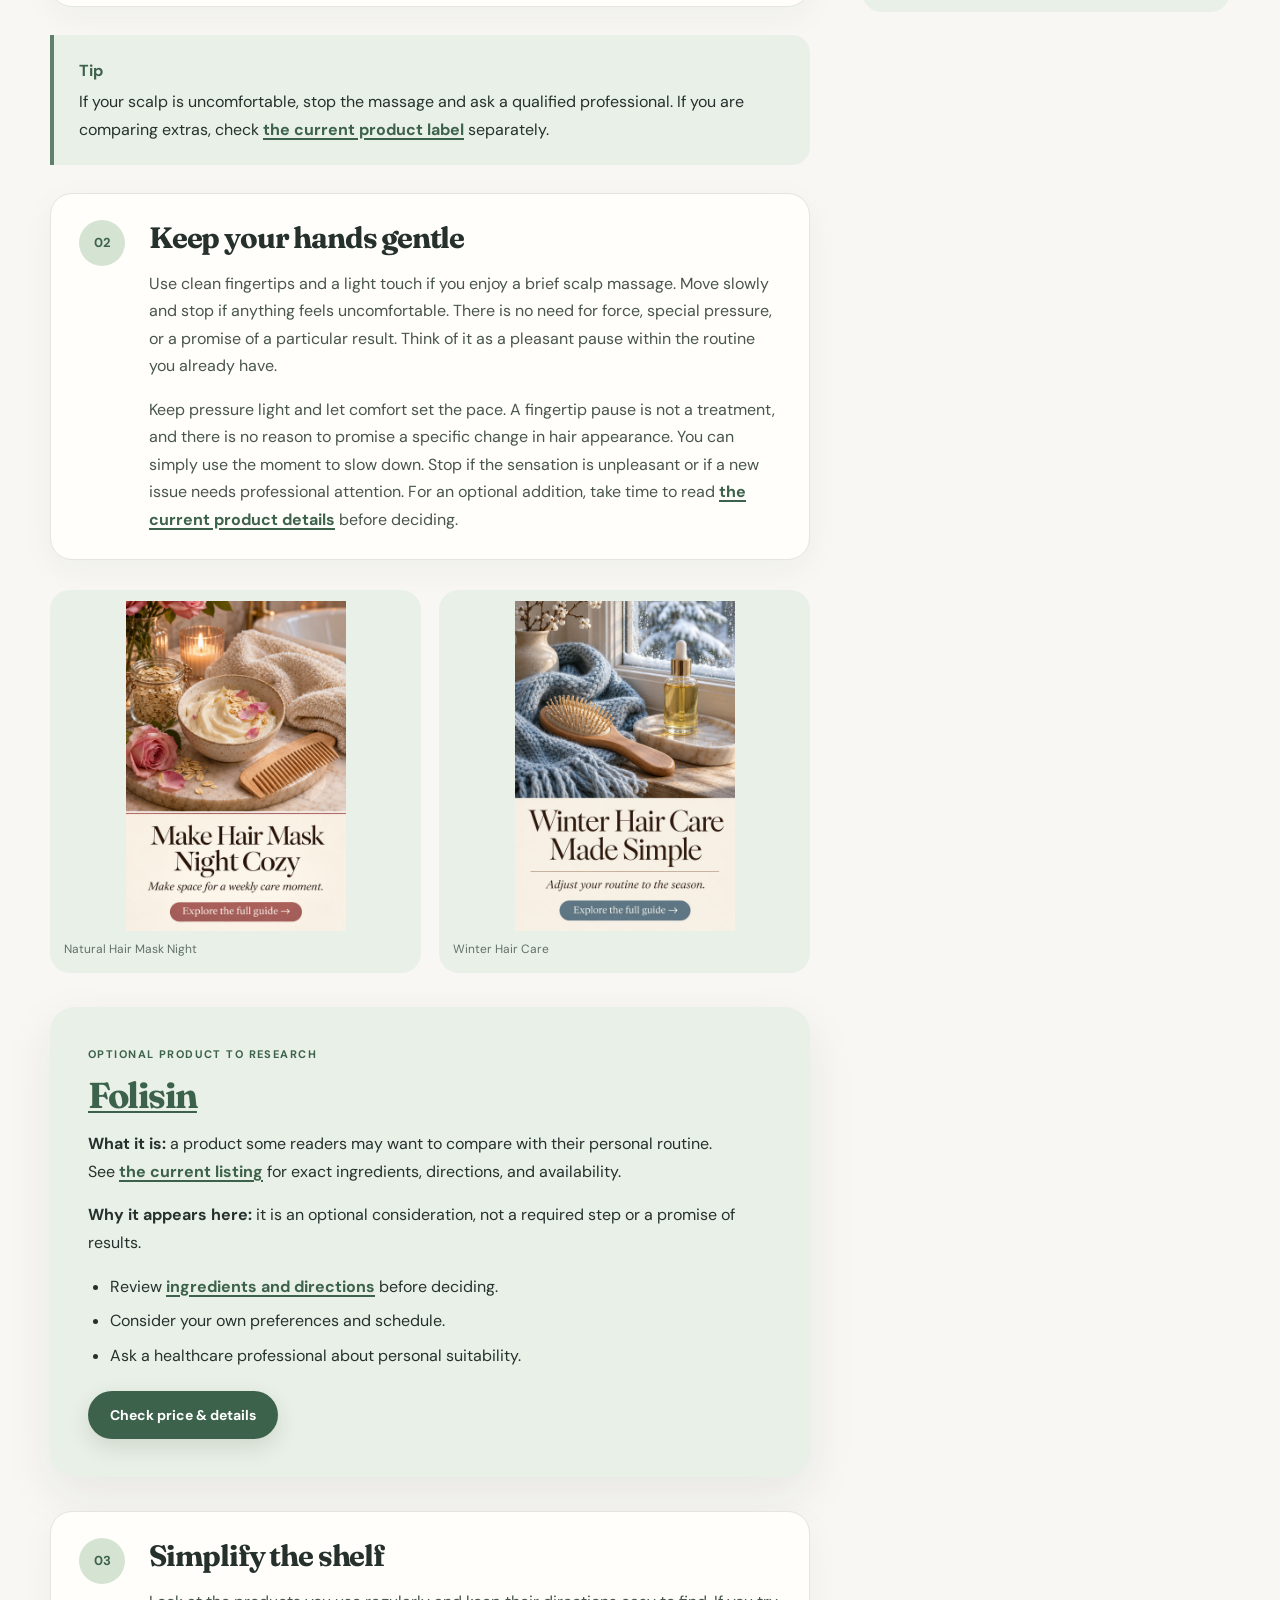
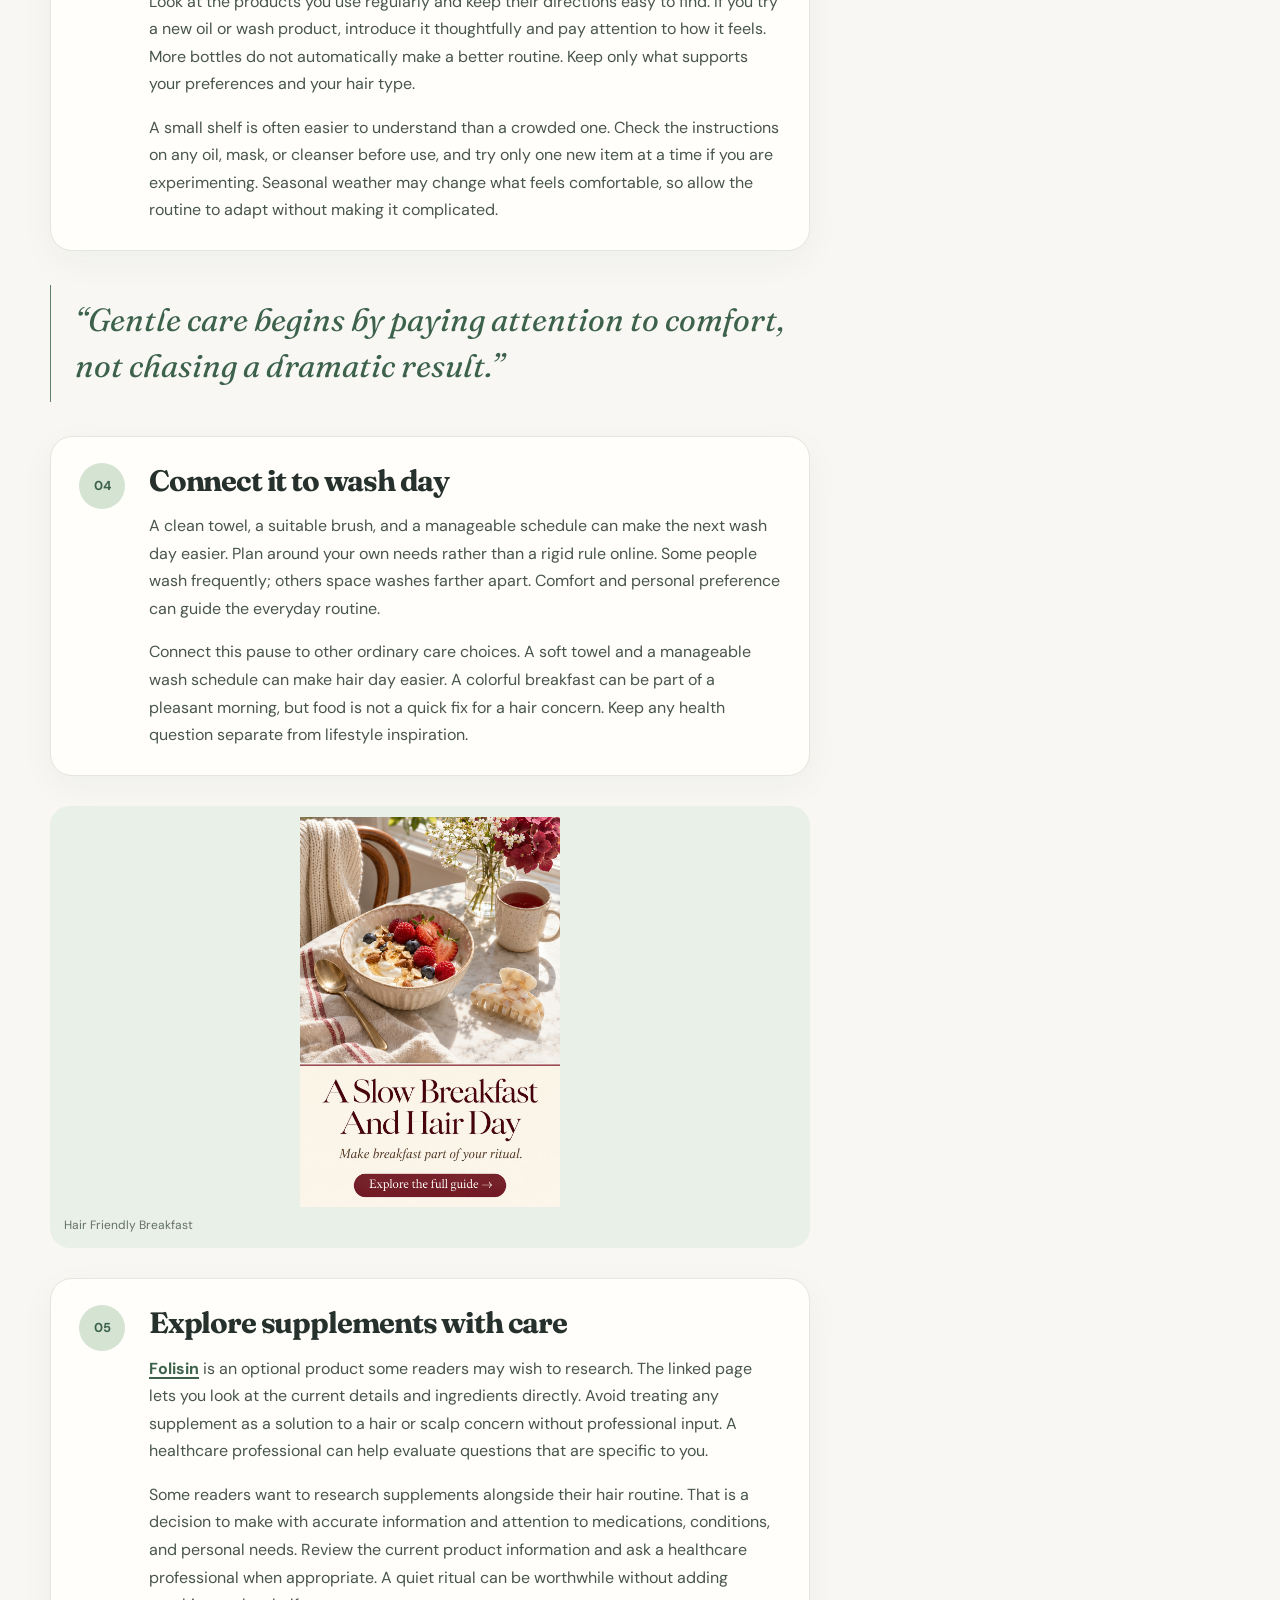
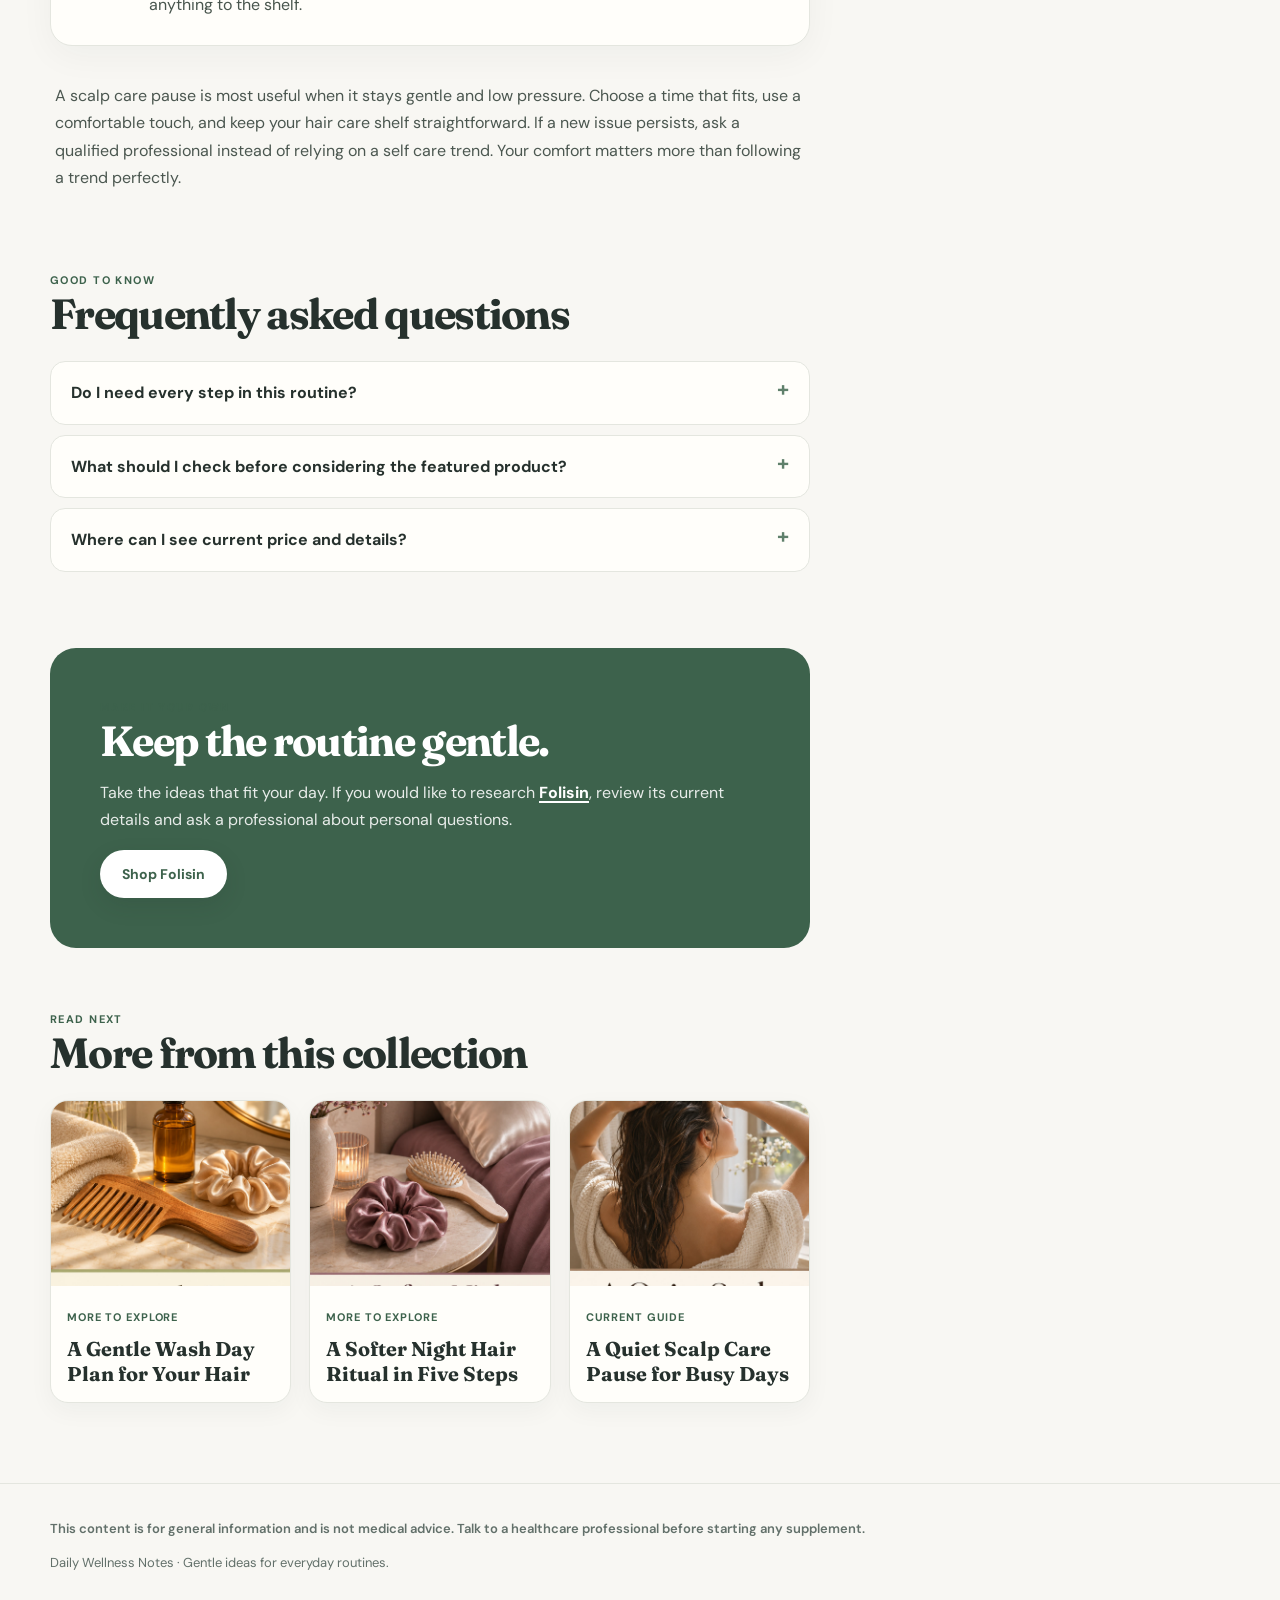
<file: yazi/scalp-care-pause.html>
<!doctype html><html lang="en"><head><meta charset="utf-8"><meta name="viewport" content="width=device-width, initial-scale=1"><meta name="description" content="A mindful approach to hair care without a complicated schedule."><link rel="canonical" href="https://dailywellnessnotes.github.io/notes/yazi/scalp-care-pause.html"><link rel="stylesheet" href="../style.css"><title>A Quiet Scalp Care Pause for Busy Days | Daily Wellness Notes</title></head><body class="theme-hair article-page"><nav class="site-nav"><div class="wrap site-nav__inner"><a class="brand" href="https://dailywellnessnotes.github.io/notes/">Daily Wellness Notes</a><div class="nav-links"><a href="https://dailywellnessnotes.github.io/notes/#skin">Skin</a><a href="https://dailywellnessnotes.github.io/notes/#hair">Hair</a><a href="https://dailywellnessnotes.github.io/notes/#calm">Calm</a></div></div></nav><div class="affiliate-disclosure">This page contains affiliate links. If you buy through them, I may earn a commission at no extra cost to you.</div><header class="wrap article-hero"><div class="hero-copy"><div class="eyebrow">Hair care / Daily rituals</div><h1>A Quiet Scalp Care Pause for Busy Days</h1><p class="lede">A mindful approach to hair care without a complicated schedule.</p><div class="read-meta"><span>4 min read</span><span>Practical guide</span></div></div><figure class="hero-media"><img src="https://dailywellnessnotes.github.io/notes/images/2026-11-12-sac-02.jpg" alt="Editorial pin artwork showing hands gently massaging scalp of healthy woman from behind in natural window light." loading="lazy"><div class="hero-actions"><a class="btn affiliate-button" href="https://nplink.net/3g8g0etk" target="_blank" rel="sponsored nofollow noopener">Shop Folisin</a></div><figcaption>Scalp Care Ritual · A gentle starting point</figcaption></figure></header><main class="wrap article-layout"><div class="article-main"><section class="toc" aria-label="In this guide"><h2>In this guide</h2><ol><li><a href="#step-1">Pick a convenient moment</a></li><li><a href="#step-2">Keep your hands gentle</a></li><li><a href="#step-3">Simplify the shelf</a></li><li><a href="#step-4">Connect it to wash day</a></li><li><a href="#step-5">Explore supplements with care</a></li></ol></section><section class="step-card" id="step-1"><div class="step-badge">01</div><div><h2>Pick a convenient moment</h2><p>Scalp care does not have to be a separate appointment on your calendar. You might choose a few minutes before washing, while reading, or after putting away your work. The point is to slow down enough to notice comfort. If your scalp is irritated or painful, seek advice rather than pushing through.</p><p>A pause can happen before a shower, after work, or whenever the day offers a quiet minute. Make it easy to begin by keeping your space uncluttered and your hands clean. If the scalp feels irritated or sore, skip massage and seek appropriate advice rather than trying to push through discomfort.</p></div></section><aside class="tip-box"><strong>Tip</strong><p>If your scalp is uncomfortable, stop the massage and ask a qualified professional. If you are comparing extras, check <a class="text-link" href="https://nplink.net/3g8g0etk" target="_blank" rel="sponsored nofollow noopener">the current product label</a> separately.</p></aside><section class="step-card" id="step-2"><div class="step-badge">02</div><div><h2>Keep your hands gentle</h2><p>Use clean fingertips and a light touch if you enjoy a brief scalp massage. Move slowly and stop if anything feels uncomfortable. There is no need for force, special pressure, or a promise of a particular result. Think of it as a pleasant pause within the routine you already have.</p><p>Keep pressure light and let comfort set the pace. A fingertip pause is not a treatment, and there is no reason to promise a specific change in hair appearance. You can simply use the moment to slow down. Stop if the sensation is unpleasant or if a new issue needs professional attention. For an optional addition, take time to read <a class="text-link" href="https://nplink.net/3g8g0etk" target="_blank" rel="sponsored nofollow noopener">the current product details</a> before deciding.</p></div></section><div class="article-figure"><figure><img src="https://dailywellnessnotes.github.io/notes/images/2026-11-13-sac-02.jpg" alt="Editorial pin artwork showing small bowl with creamy hair mask texture, comb and fluffy towel in cozy bathroom." loading="lazy"><figcaption>Natural Hair Mask Night</figcaption></figure><figure><img src="https://dailywellnessnotes.github.io/notes/images/2026-11-15-sac-01.jpg" alt="Editorial pin artwork showing wood brush, knitted scarf and unlabeled hair oil by snowy window." loading="lazy"><figcaption>Winter Hair Care</figcaption></figure></div><section class="product-card" aria-label="Featured product"><div class="eyebrow">Optional product to research</div><h2><a class="text-link" href="https://nplink.net/3g8g0etk" target="_blank" rel="sponsored nofollow noopener">Folisin</a></h2><p><strong>What it is:</strong> a product some readers may want to compare with their personal routine. See <a class="text-link" href="https://nplink.net/3g8g0etk" target="_blank" rel="sponsored nofollow noopener">the current listing</a> for exact ingredients, directions, and availability.</p><p><strong>Why it appears here:</strong> it is an optional consideration, not a required step or a promise of results.</p><ul><li>Review <a class="text-link" href="https://nplink.net/3g8g0etk" target="_blank" rel="sponsored nofollow noopener">ingredients and directions</a> before deciding.</li><li>Consider your own preferences and schedule.</li><li>Ask a healthcare professional about personal suitability.</li></ul><a class="btn affiliate-button" href="https://nplink.net/3g8g0etk" target="_blank" rel="sponsored nofollow noopener">Check price &amp; details</a></section><section class="step-card" id="step-3"><div class="step-badge">03</div><div><h2>Simplify the shelf</h2><p>Look at the products you use regularly and keep their directions easy to find. If you try a new oil or wash product, introduce it thoughtfully and pay attention to how it feels. More bottles do not automatically make a better routine. Keep only what supports your preferences and your hair type.</p><p>A small shelf is often easier to understand than a crowded one. Check the instructions on any oil, mask, or cleanser before use, and try only one new item at a time if you are experimenting. Seasonal weather may change what feels comfortable, so allow the routine to adapt without making it complicated.</p></div></section><blockquote class="pullquote">“Gentle care begins by paying attention to comfort, not chasing a dramatic result.”</blockquote><section class="step-card" id="step-4"><div class="step-badge">04</div><div><h2>Connect it to wash day</h2><p>A clean towel, a suitable brush, and a manageable schedule can make the next wash day easier. Plan around your own needs rather than a rigid rule online. Some people wash frequently; others space washes farther apart. Comfort and personal preference can guide the everyday routine.</p><p>Connect this pause to other ordinary care choices. A soft towel and a manageable wash schedule can make hair day easier. A colorful breakfast can be part of a pleasant morning, but food is not a quick fix for a hair concern. Keep any health question separate from lifestyle inspiration.</p></div></section><div class="article-figure article-figure--single"><figure><img src="https://dailywellnessnotes.github.io/notes/images/2026-11-16-sac-02.jpg" alt="Editorial pin artwork showing sunny kitchen table with yogurt, berries, nuts and simple hair clip." loading="lazy"><figcaption>Hair Friendly Breakfast</figcaption></figure></div><section class="step-card" id="step-5"><div class="step-badge">05</div><div><h2>Explore supplements with care</h2><p><a class="text-link" href="https://nplink.net/3g8g0etk" target="_blank" rel="sponsored nofollow noopener">Folisin</a> is an optional product some readers may wish to research. The linked page lets you look at the current details and ingredients directly. Avoid treating any supplement as a solution to a hair or scalp concern without professional input. A healthcare professional can help evaluate questions that are specific to you.</p><p>Some readers want to research supplements alongside their hair routine. That is a decision to make with accurate information and attention to medications, conditions, and personal needs. Review the current product information and ask a healthcare professional when appropriate. A quiet ritual can be worthwhile without adding anything to the shelf.</p></div></section><p class="closing-copy">A scalp care pause is most useful when it stays gentle and low pressure. Choose a time that fits, use a comfortable touch, and keep your hair care shelf straightforward. If a new issue persists, ask a qualified professional instead of relying on a self care trend. Your comfort matters more than following a trend perfectly.</p><section class="faq" id="faq"><div class="eyebrow">Good to know</div><h2>Frequently asked questions</h2><details><summary>Do I need every step in this routine?</summary><p>No. Start with the part that fits your day and adjust the rest to your preferences. A comfortable, repeatable routine is more useful than a perfect checklist.</p></details><details><summary>What should I check before considering the featured product?</summary><p>Read the current <a class="text-link" href="https://nplink.net/3g8g0etk" target="_blank" rel="sponsored nofollow noopener">Folisin</a> ingredients and directions. Your medications, health conditions, and personal needs may affect whether a supplement is appropriate.</p></details><details><summary>Where can I see current price and details?</summary><p>Use <a class="text-link" href="https://nplink.net/3g8g0etk" target="_blank" rel="sponsored nofollow noopener">the current product page</a> to review up-to-date information. Ask a healthcare professional before starting any supplement.</p></details></section><section class="final-cta"><div class="eyebrow">Make it your own</div><h2>Keep the routine gentle.</h2><p>Take the ideas that fit your day. If you would like to research <a class="text-link" href="https://nplink.net/3g8g0etk" target="_blank" rel="sponsored nofollow noopener">Folisin</a>, review its current details and ask a professional about personal questions.</p><a class="btn btn--light affiliate-button" href="https://nplink.net/3g8g0etk" target="_blank" rel="sponsored nofollow noopener">Shop Folisin</a></section><section class="related"><div class="eyebrow">Read next</div><h2>More from this collection</h2><div class="related-grid"><a class="related-card" href="https://dailywellnessnotes.github.io/notes/yazi/gentle-wash-day.html"><img src="https://dailywellnessnotes.github.io/notes/images/2026-11-11-sac-01.jpg" alt="Editorial pin artwork showing sunlit vanity with wooden wide tooth comb, folded towel and unlabeled hair oil bottle." loading="lazy"><div class="related-card__body"><span>More to explore</span><h3>A Gentle Wash Day Plan for Your Hair</h3></div></a><a class="related-card" href="https://dailywellnessnotes.github.io/notes/yazi/night-hair-ritual.html"><img src="https://dailywellnessnotes.github.io/notes/images/2026-11-17-sac-02.jpg" alt="Editorial pin artwork showing loose silk scrunchie, brush and pillow on softly lit bedside table." loading="lazy"><div class="related-card__body"><span>More to explore</span><h3>A Softer Night Hair Ritual in Five Steps</h3></div></a><a class="related-card" href="https://dailywellnessnotes.github.io/notes/yazi/scalp-care-pause.html"><img src="https://dailywellnessnotes.github.io/notes/images/2026-11-12-sac-02.jpg" alt="Editorial pin artwork showing hands gently massaging scalp of healthy woman from behind in natural window light." loading="lazy"><div class="related-card__body"><span>Current guide</span><h3>A Quiet Scalp Care Pause for Busy Days</h3></div></a></div></section></div><aside class="article-aside"><div class="aside-card"><img src="https://dailywellnessnotes.github.io/notes/images/2026-11-12-sac-02.jpg" alt="Editorial pin artwork showing hands gently massaging scalp of healthy woman from behind in natural window light." loading="lazy"><div class="kicker">A small reminder</div><p>Choose the steps that fit your day. Keep extras optional and check current product details before deciding.</p></div></aside></main><div class="mobile-shop"><span>Explore the optional product</span><a class="btn affiliate-button" href="https://nplink.net/3g8g0etk" target="_blank" rel="sponsored nofollow noopener">Shop Folisin</a></div><footer class="site-footer"><div class="wrap"><p class="medical-note">This content is for general information and is not medical advice. Talk to a healthcare professional before starting any supplement.</p><p>Daily Wellness Notes · Gentle ideas for everyday routines.</p></div></footer></body></html>
</file>
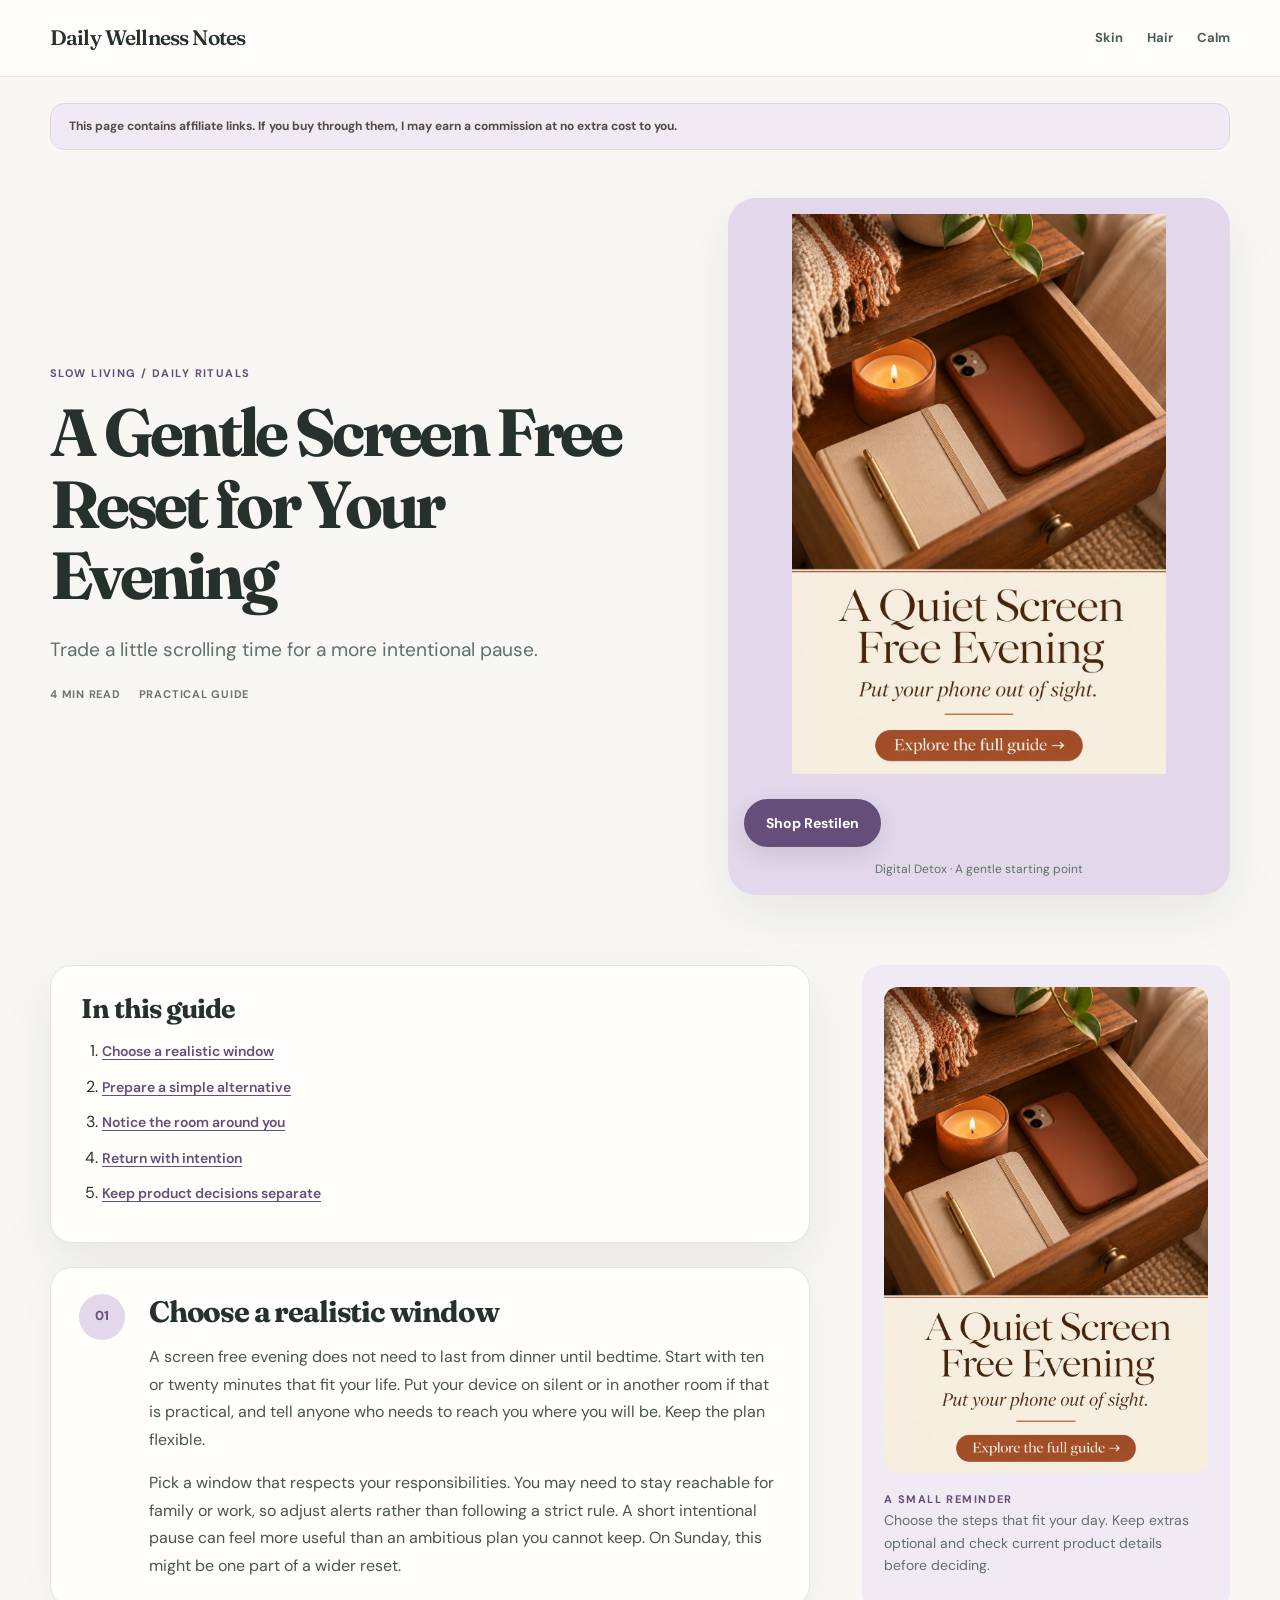
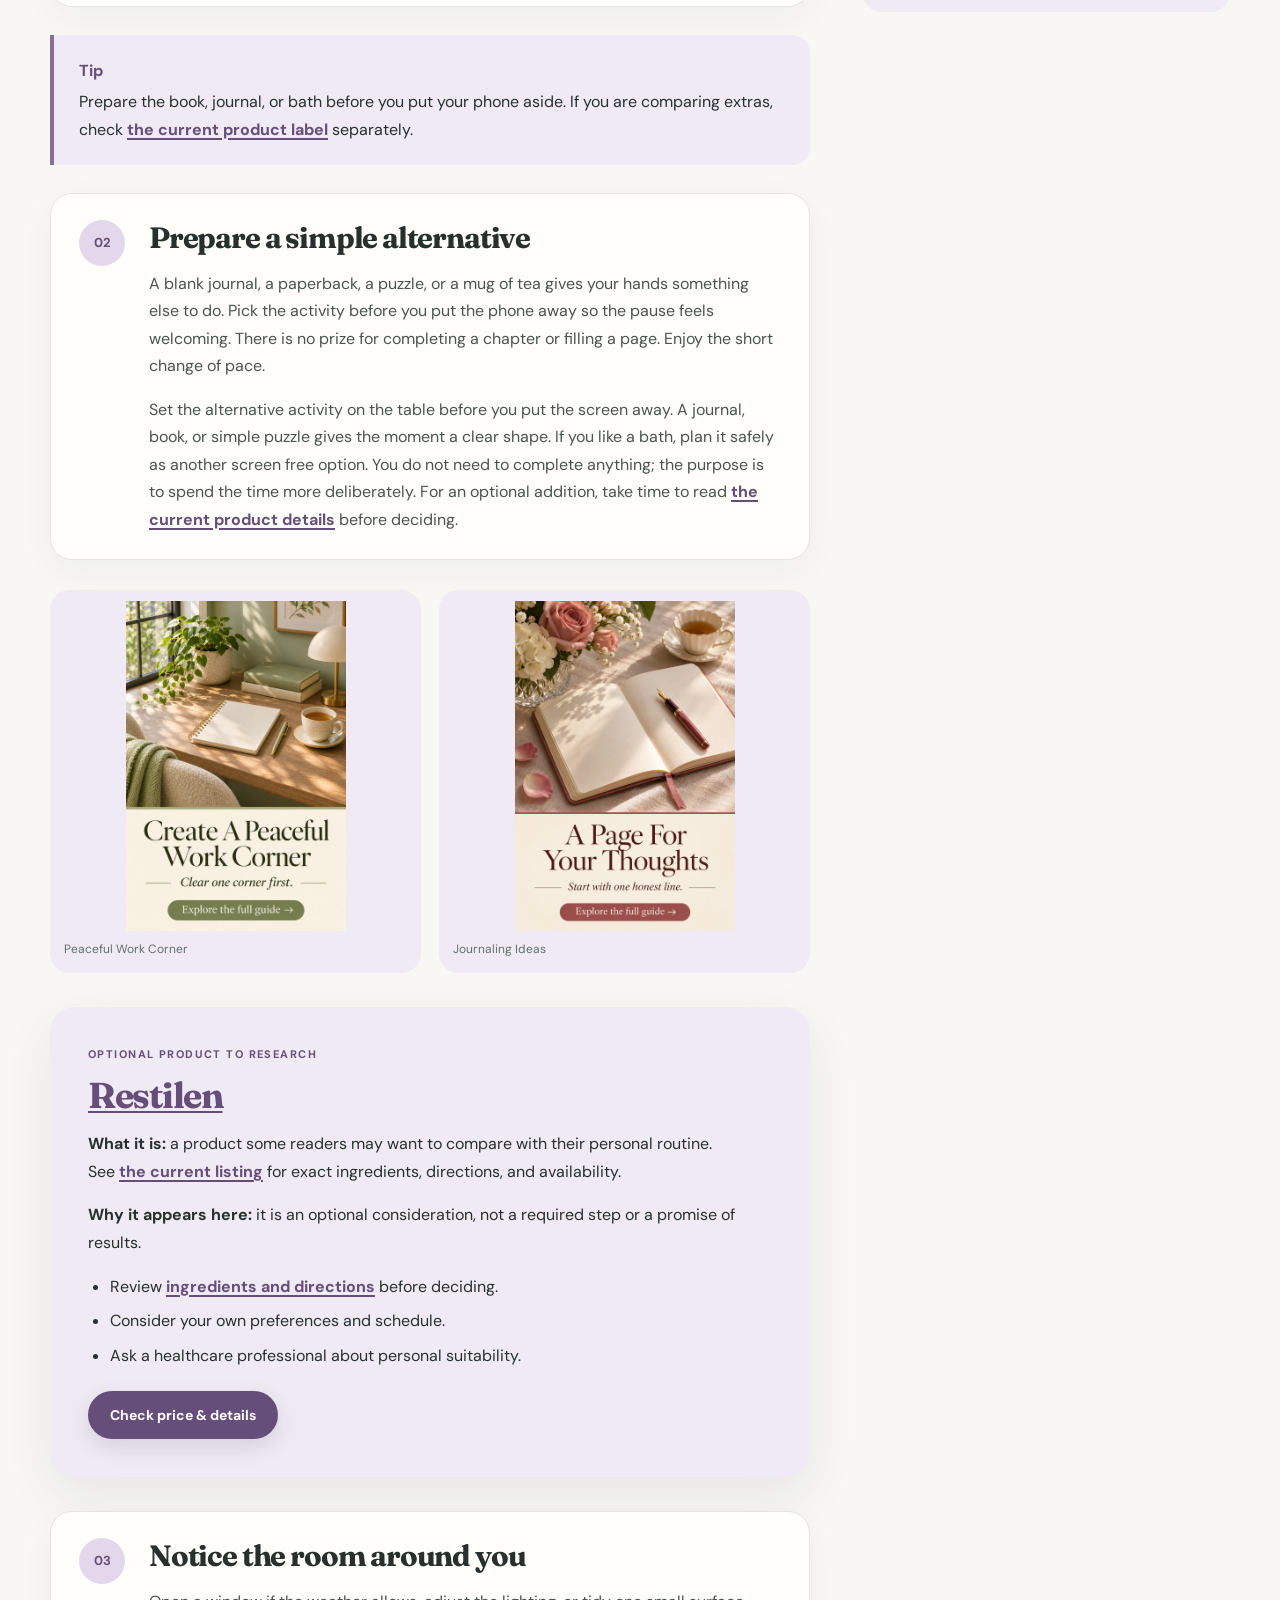
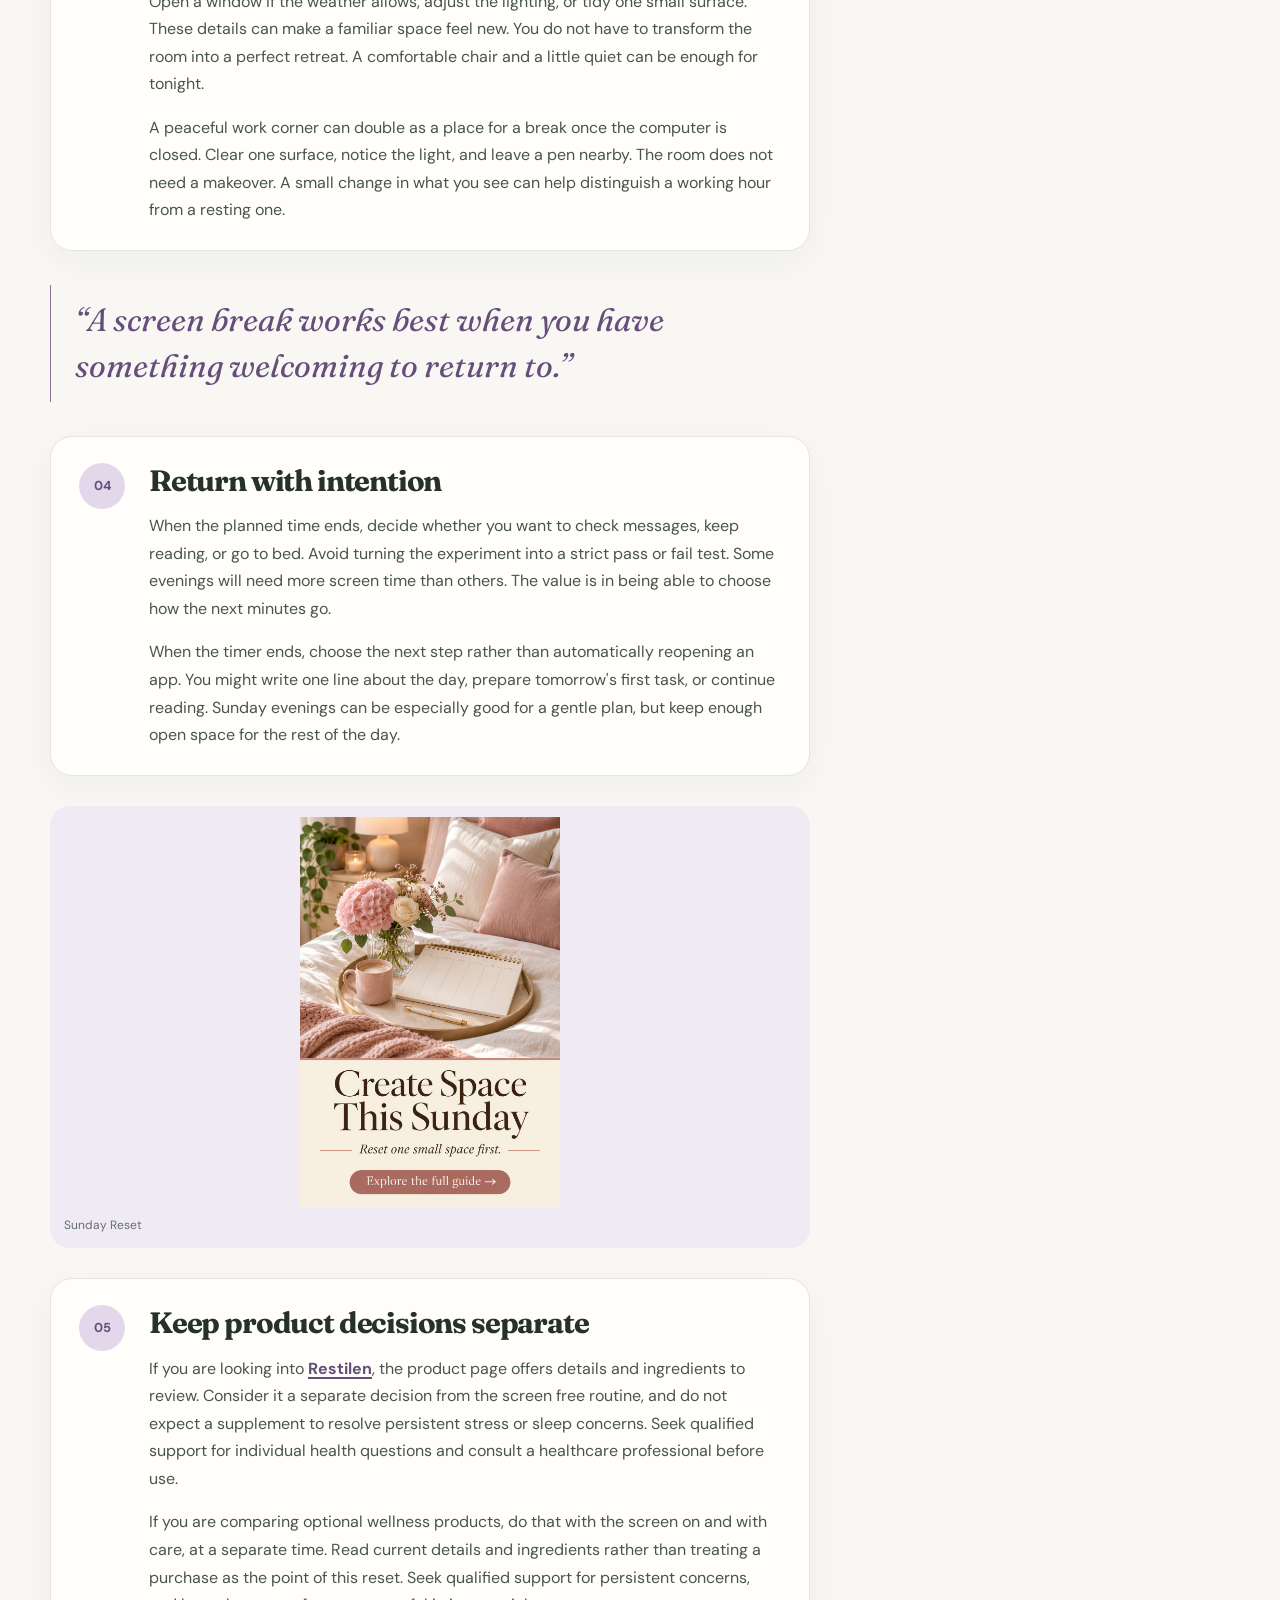
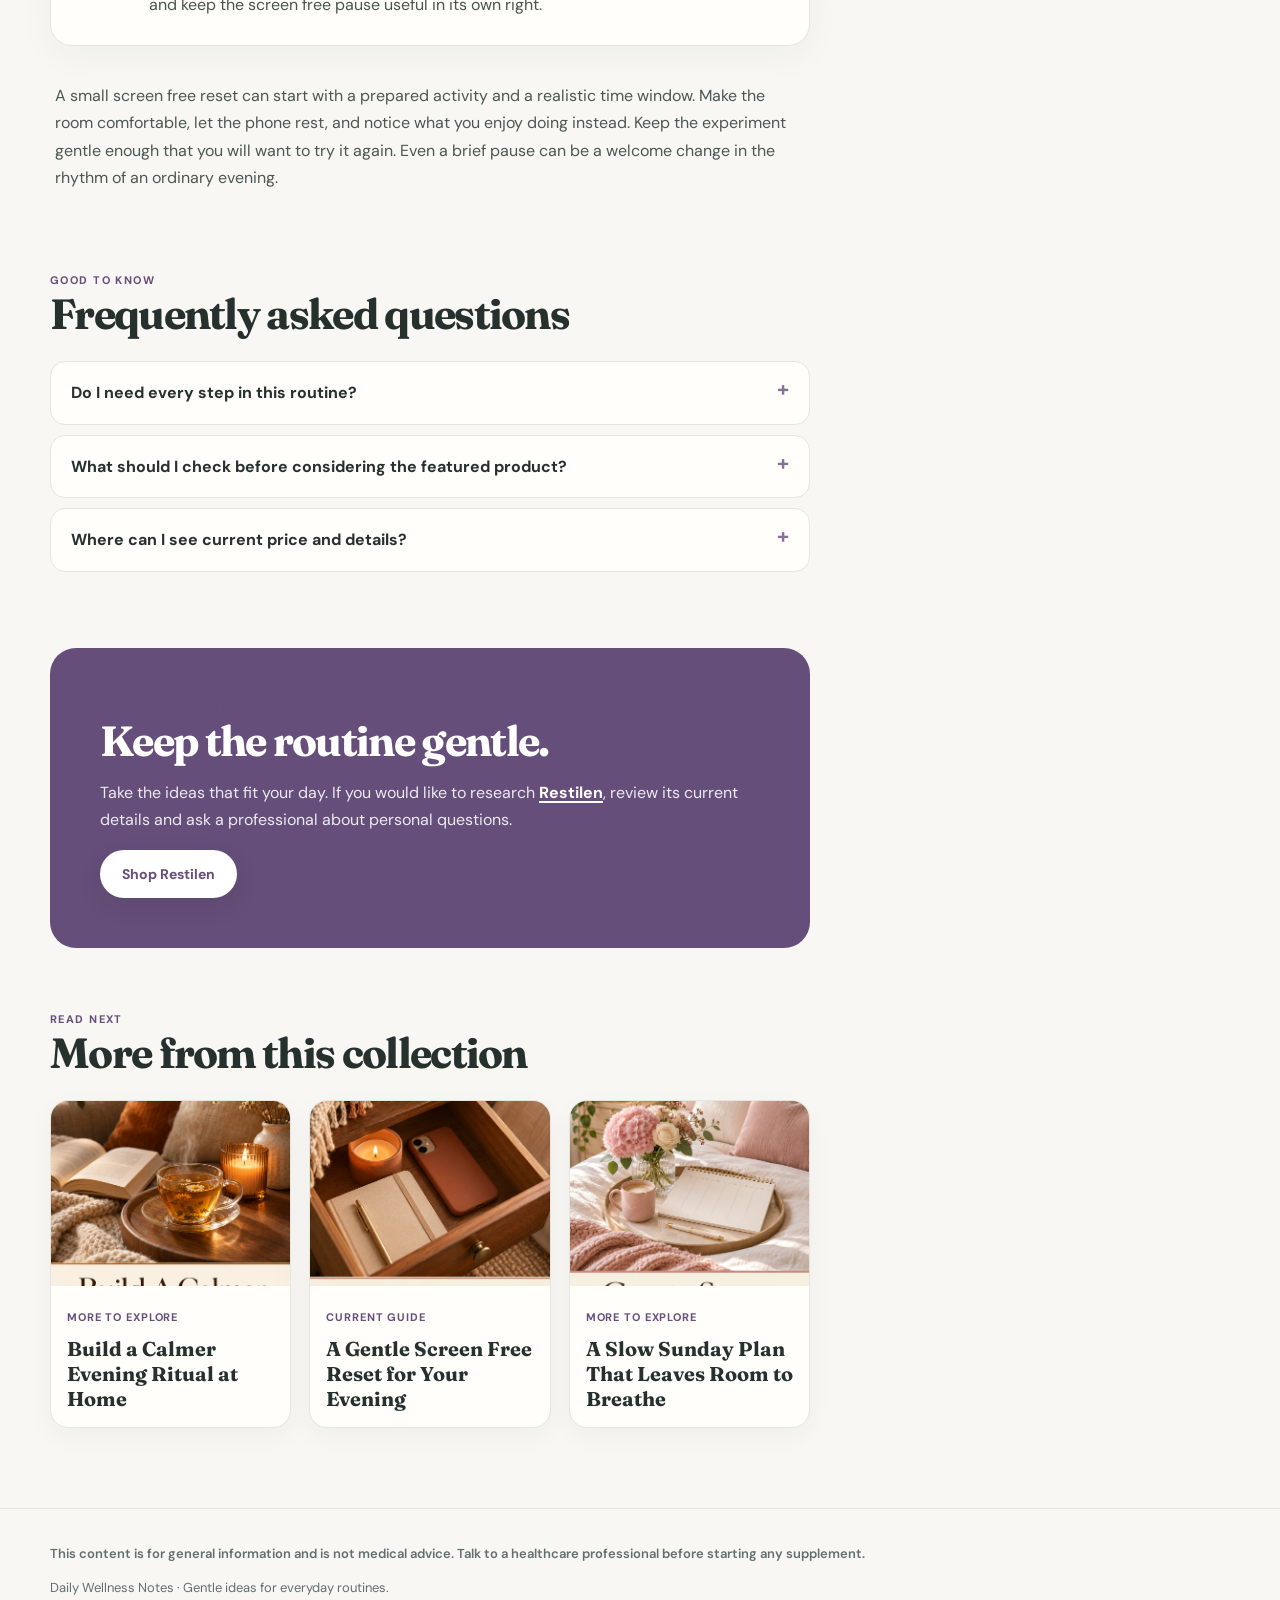
<file: yazi/screen-free-reset.html>
<!doctype html><html lang="en"><head><meta charset="utf-8"><meta name="viewport" content="width=device-width, initial-scale=1"><meta name="description" content="Trade a little scrolling time for a more intentional pause."><link rel="canonical" href="https://dailywellnessnotes.github.io/notes/yazi/screen-free-reset.html"><link rel="stylesheet" href="../style.css"><title>A Gentle Screen Free Reset for Your Evening | Daily Wellness Notes</title></head><body class="theme-calm article-page"><nav class="site-nav"><div class="wrap site-nav__inner"><a class="brand" href="https://dailywellnessnotes.github.io/notes/">Daily Wellness Notes</a><div class="nav-links"><a href="https://dailywellnessnotes.github.io/notes/#skin">Skin</a><a href="https://dailywellnessnotes.github.io/notes/#hair">Hair</a><a href="https://dailywellnessnotes.github.io/notes/#calm">Calm</a></div></div></nav><div class="affiliate-disclosure">This page contains affiliate links. If you buy through them, I may earn a commission at no extra cost to you.</div><header class="wrap article-hero"><div class="hero-copy"><div class="eyebrow">Slow living / Daily rituals</div><h1>A Gentle Screen Free Reset for Your Evening</h1><p class="lede">Trade a little scrolling time for a more intentional pause.</p><div class="read-meta"><span>4 min read</span><span>Practical guide</span></div></div><figure class="hero-media"><img src="https://dailywellnessnotes.github.io/notes/images/2026-11-12-stres-02.jpg" alt="Editorial pin artwork showing phone face down in drawer beside paper journal and candle." loading="lazy"><div class="hero-actions"><a class="btn affiliate-button" href="https://nplink.net/k0tsudy0" target="_blank" rel="sponsored nofollow noopener">Shop Restilen</a></div><figcaption>Digital Detox · A gentle starting point</figcaption></figure></header><main class="wrap article-layout"><div class="article-main"><section class="toc" aria-label="In this guide"><h2>In this guide</h2><ol><li><a href="#step-1">Choose a realistic window</a></li><li><a href="#step-2">Prepare a simple alternative</a></li><li><a href="#step-3">Notice the room around you</a></li><li><a href="#step-4">Return with intention</a></li><li><a href="#step-5">Keep product decisions separate</a></li></ol></section><section class="step-card" id="step-1"><div class="step-badge">01</div><div><h2>Choose a realistic window</h2><p>A screen free evening does not need to last from dinner until bedtime. Start with ten or twenty minutes that fit your life. Put your device on silent or in another room if that is practical, and tell anyone who needs to reach you where you will be. Keep the plan flexible.</p><p>Pick a window that respects your responsibilities. You may need to stay reachable for family or work, so adjust alerts rather than following a strict rule. A short intentional pause can feel more useful than an ambitious plan you cannot keep. On Sunday, this might be one part of a wider reset.</p></div></section><aside class="tip-box"><strong>Tip</strong><p>Prepare the book, journal, or bath before you put your phone aside. If you are comparing extras, check <a class="text-link" href="https://nplink.net/k0tsudy0" target="_blank" rel="sponsored nofollow noopener">the current product label</a> separately.</p></aside><section class="step-card" id="step-2"><div class="step-badge">02</div><div><h2>Prepare a simple alternative</h2><p>A blank journal, a paperback, a puzzle, or a mug of tea gives your hands something else to do. Pick the activity before you put the phone away so the pause feels welcoming. There is no prize for completing a chapter or filling a page. Enjoy the short change of pace.</p><p>Set the alternative activity on the table before you put the screen away. A journal, book, or simple puzzle gives the moment a clear shape. If you like a bath, plan it safely as another screen free option. You do not need to complete anything; the purpose is to spend the time more deliberately. For an optional addition, take time to read <a class="text-link" href="https://nplink.net/k0tsudy0" target="_blank" rel="sponsored nofollow noopener">the current product details</a> before deciding.</p></div></section><div class="article-figure"><figure><img src="https://dailywellnessnotes.github.io/notes/images/2026-11-13-stres-01.jpg" alt="Editorial pin artwork showing tidy desk with small plant, blank notebook, tea and warm daylight." loading="lazy"><figcaption>Peaceful Work Corner</figcaption></figure><figure><img src="https://dailywellnessnotes.github.io/notes/images/2026-11-14-stres-02.jpg" alt="Editorial pin artwork showing open blank journal with fountain pen and flowers on linen tablecloth." loading="lazy"><figcaption>Journaling Ideas</figcaption></figure></div><section class="product-card" aria-label="Featured product"><div class="eyebrow">Optional product to research</div><h2><a class="text-link" href="https://nplink.net/k0tsudy0" target="_blank" rel="sponsored nofollow noopener">Restilen</a></h2><p><strong>What it is:</strong> a product some readers may want to compare with their personal routine. See <a class="text-link" href="https://nplink.net/k0tsudy0" target="_blank" rel="sponsored nofollow noopener">the current listing</a> for exact ingredients, directions, and availability.</p><p><strong>Why it appears here:</strong> it is an optional consideration, not a required step or a promise of results.</p><ul><li>Review <a class="text-link" href="https://nplink.net/k0tsudy0" target="_blank" rel="sponsored nofollow noopener">ingredients and directions</a> before deciding.</li><li>Consider your own preferences and schedule.</li><li>Ask a healthcare professional about personal suitability.</li></ul><a class="btn affiliate-button" href="https://nplink.net/k0tsudy0" target="_blank" rel="sponsored nofollow noopener">Check price &amp; details</a></section><section class="step-card" id="step-3"><div class="step-badge">03</div><div><h2>Notice the room around you</h2><p>Open a window if the weather allows, adjust the lighting, or tidy one small surface. These details can make a familiar space feel new. You do not have to transform the room into a perfect retreat. A comfortable chair and a little quiet can be enough for tonight.</p><p>A peaceful work corner can double as a place for a break once the computer is closed. Clear one surface, notice the light, and leave a pen nearby. The room does not need a makeover. A small change in what you see can help distinguish a working hour from a resting one.</p></div></section><blockquote class="pullquote">“A screen break works best when you have something welcoming to return to.”</blockquote><section class="step-card" id="step-4"><div class="step-badge">04</div><div><h2>Return with intention</h2><p>When the planned time ends, decide whether you want to check messages, keep reading, or go to bed. Avoid turning the experiment into a strict pass or fail test. Some evenings will need more screen time than others. The value is in being able to choose how the next minutes go.</p><p>When the timer ends, choose the next step rather than automatically reopening an app. You might write one line about the day, prepare tomorrow&#x27;s first task, or continue reading. Sunday evenings can be especially good for a gentle plan, but keep enough open space for the rest of the day.</p></div></section><div class="article-figure article-figure--single"><figure><img src="https://dailywellnessnotes.github.io/notes/images/2026-11-17-stres-02.jpg" alt="Editorial pin artwork showing freshly made bed, flowers and blank weekly planner on tray." loading="lazy"><figcaption>Sunday Reset</figcaption></figure></div><section class="step-card" id="step-5"><div class="step-badge">05</div><div><h2>Keep product decisions separate</h2><p>If you are looking into <a class="text-link" href="https://nplink.net/k0tsudy0" target="_blank" rel="sponsored nofollow noopener">Restilen</a>, the product page offers details and ingredients to review. Consider it a separate decision from the screen free routine, and do not expect a supplement to resolve persistent stress or sleep concerns. Seek qualified support for individual health questions and consult a healthcare professional before use.</p><p>If you are comparing optional wellness products, do that with the screen on and with care, at a separate time. Read current details and ingredients rather than treating a purchase as the point of this reset. Seek qualified support for persistent concerns, and keep the screen free pause useful in its own right.</p></div></section><p class="closing-copy">A small screen free reset can start with a prepared activity and a realistic time window. Make the room comfortable, let the phone rest, and notice what you enjoy doing instead. Keep the experiment gentle enough that you will want to try it again. Even a brief pause can be a welcome change in the rhythm of an ordinary evening.</p><section class="faq" id="faq"><div class="eyebrow">Good to know</div><h2>Frequently asked questions</h2><details><summary>Do I need every step in this routine?</summary><p>No. Start with the part that fits your day and adjust the rest to your preferences. A comfortable, repeatable routine is more useful than a perfect checklist.</p></details><details><summary>What should I check before considering the featured product?</summary><p>Read the current <a class="text-link" href="https://nplink.net/k0tsudy0" target="_blank" rel="sponsored nofollow noopener">Restilen</a> ingredients and directions. Your medications, health conditions, and personal needs may affect whether a supplement is appropriate.</p></details><details><summary>Where can I see current price and details?</summary><p>Use <a class="text-link" href="https://nplink.net/k0tsudy0" target="_blank" rel="sponsored nofollow noopener">the current product page</a> to review up-to-date information. Ask a healthcare professional before starting any supplement.</p></details></section><section class="final-cta"><div class="eyebrow">Make it your own</div><h2>Keep the routine gentle.</h2><p>Take the ideas that fit your day. If you would like to research <a class="text-link" href="https://nplink.net/k0tsudy0" target="_blank" rel="sponsored nofollow noopener">Restilen</a>, review its current details and ask a professional about personal questions.</p><a class="btn btn--light affiliate-button" href="https://nplink.net/k0tsudy0" target="_blank" rel="sponsored nofollow noopener">Shop Restilen</a></section><section class="related"><div class="eyebrow">Read next</div><h2>More from this collection</h2><div class="related-grid"><a class="related-card" href="https://dailywellnessnotes.github.io/notes/yazi/calm-evening-ritual.html"><img src="https://dailywellnessnotes.github.io/notes/images/2026-11-11-stres-01.jpg" alt="Editorial pin artwork showing steaming herbal tea and candle beside open book on cozy sofa." loading="lazy"><div class="related-card__body"><span>More to explore</span><h3>Build a Calmer Evening Ritual at Home</h3></div></a><a class="related-card" href="https://dailywellnessnotes.github.io/notes/yazi/screen-free-reset.html"><img src="https://dailywellnessnotes.github.io/notes/images/2026-11-12-stres-02.jpg" alt="Editorial pin artwork showing phone face down in drawer beside paper journal and candle." loading="lazy"><div class="related-card__body"><span>Current guide</span><h3>A Gentle Screen Free Reset for Your Evening</h3></div></a><a class="related-card" href="https://dailywellnessnotes.github.io/notes/yazi/slow-sunday-plan.html"><img src="https://dailywellnessnotes.github.io/notes/images/2026-11-17-stres-02.jpg" alt="Editorial pin artwork showing freshly made bed, flowers and blank weekly planner on tray." loading="lazy"><div class="related-card__body"><span>More to explore</span><h3>A Slow Sunday Plan That Leaves Room to Breathe</h3></div></a></div></section></div><aside class="article-aside"><div class="aside-card"><img src="https://dailywellnessnotes.github.io/notes/images/2026-11-12-stres-02.jpg" alt="Editorial pin artwork showing phone face down in drawer beside paper journal and candle." loading="lazy"><div class="kicker">A small reminder</div><p>Choose the steps that fit your day. Keep extras optional and check current product details before deciding.</p></div></aside></main><div class="mobile-shop"><span>Explore the optional product</span><a class="btn affiliate-button" href="https://nplink.net/k0tsudy0" target="_blank" rel="sponsored nofollow noopener">Shop Restilen</a></div><footer class="site-footer"><div class="wrap"><p class="medical-note">This content is for general information and is not medical advice. Talk to a healthcare professional before starting any supplement.</p><p>Daily Wellness Notes · Gentle ideas for everyday routines.</p></div></footer></body></html>
</file>
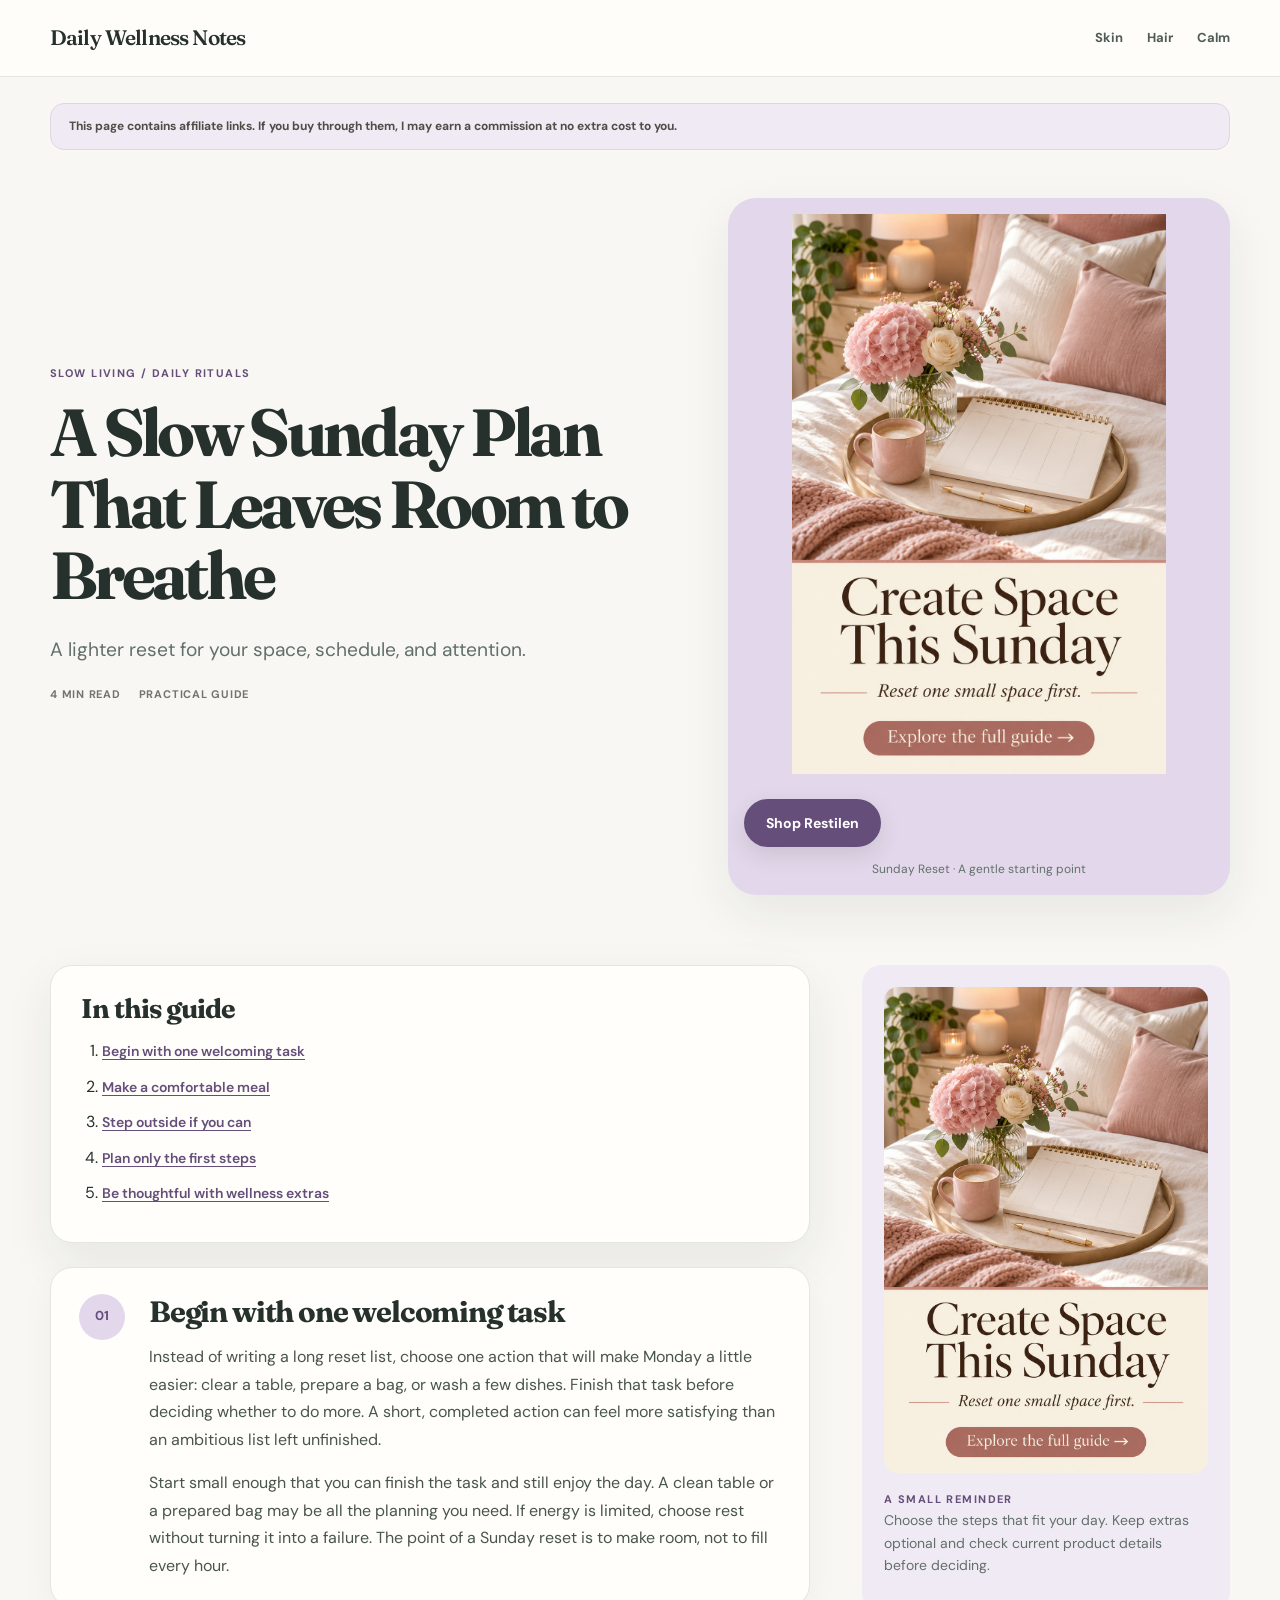
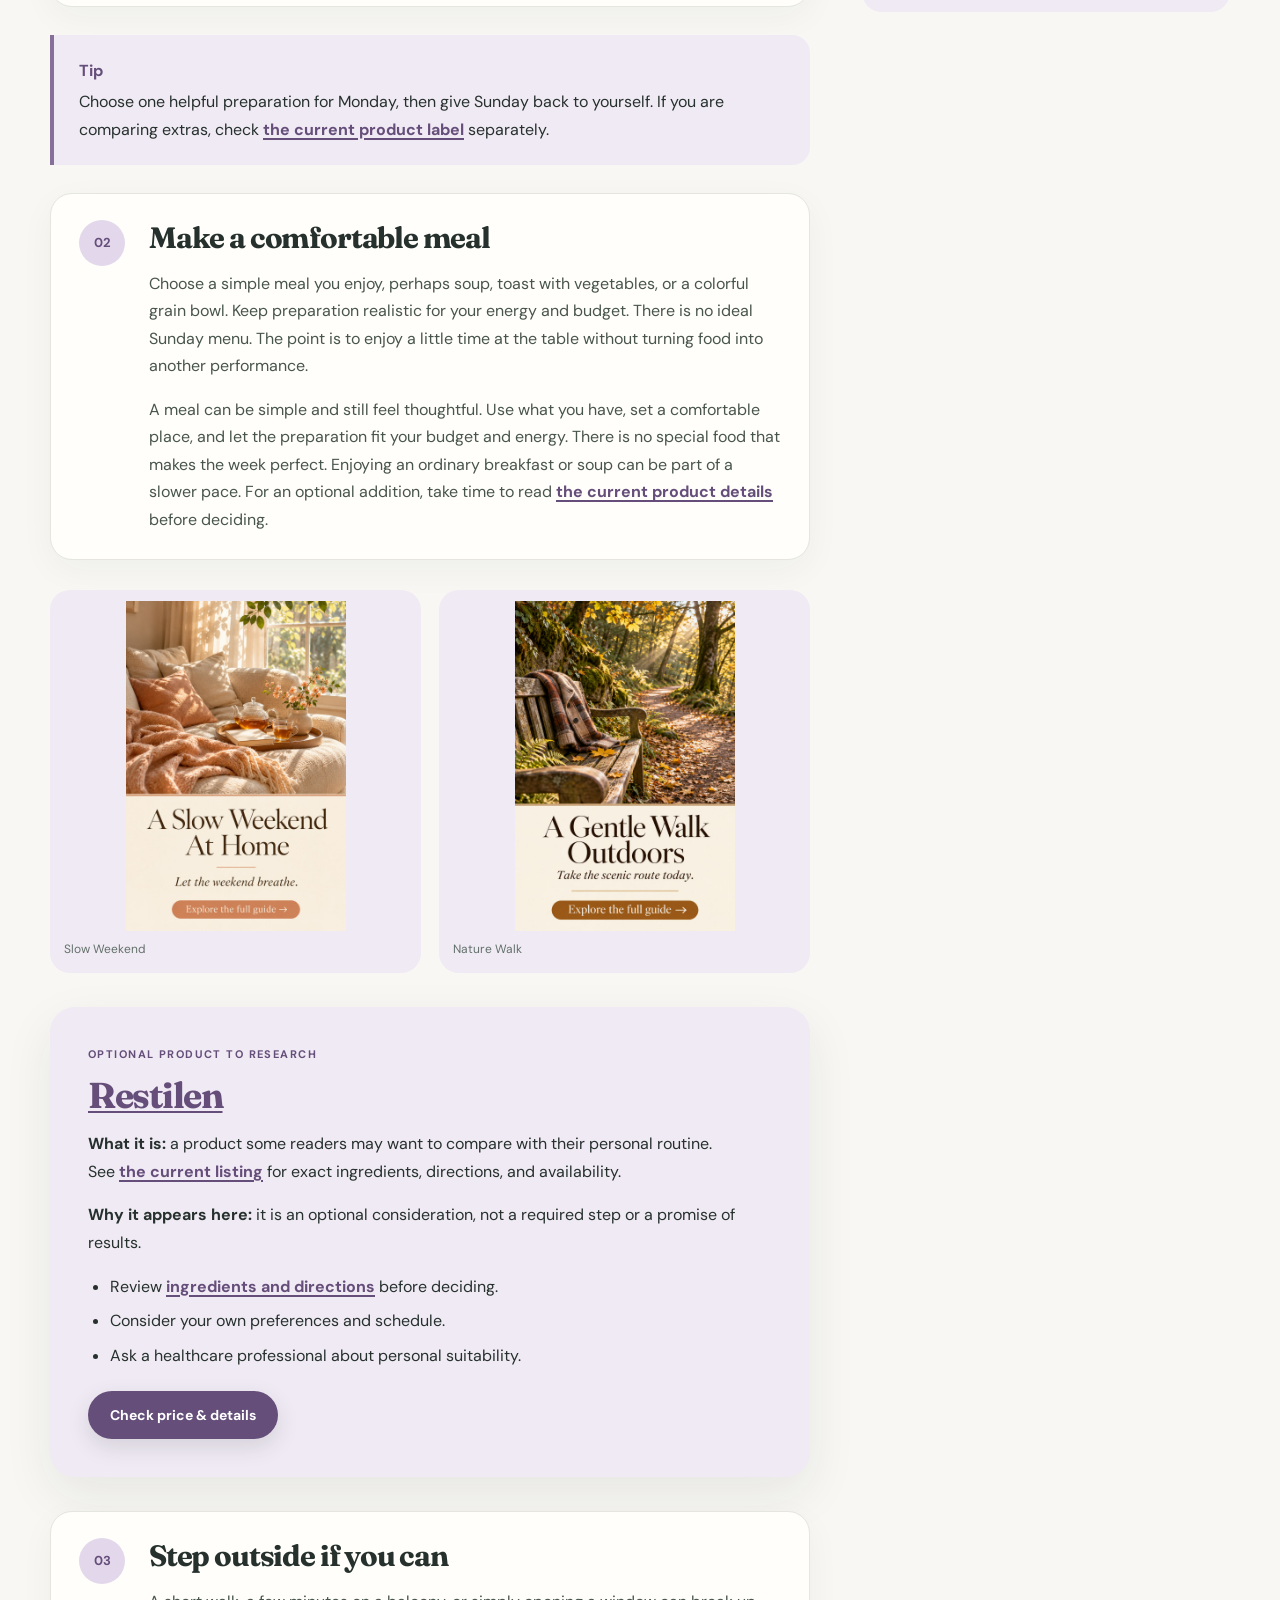
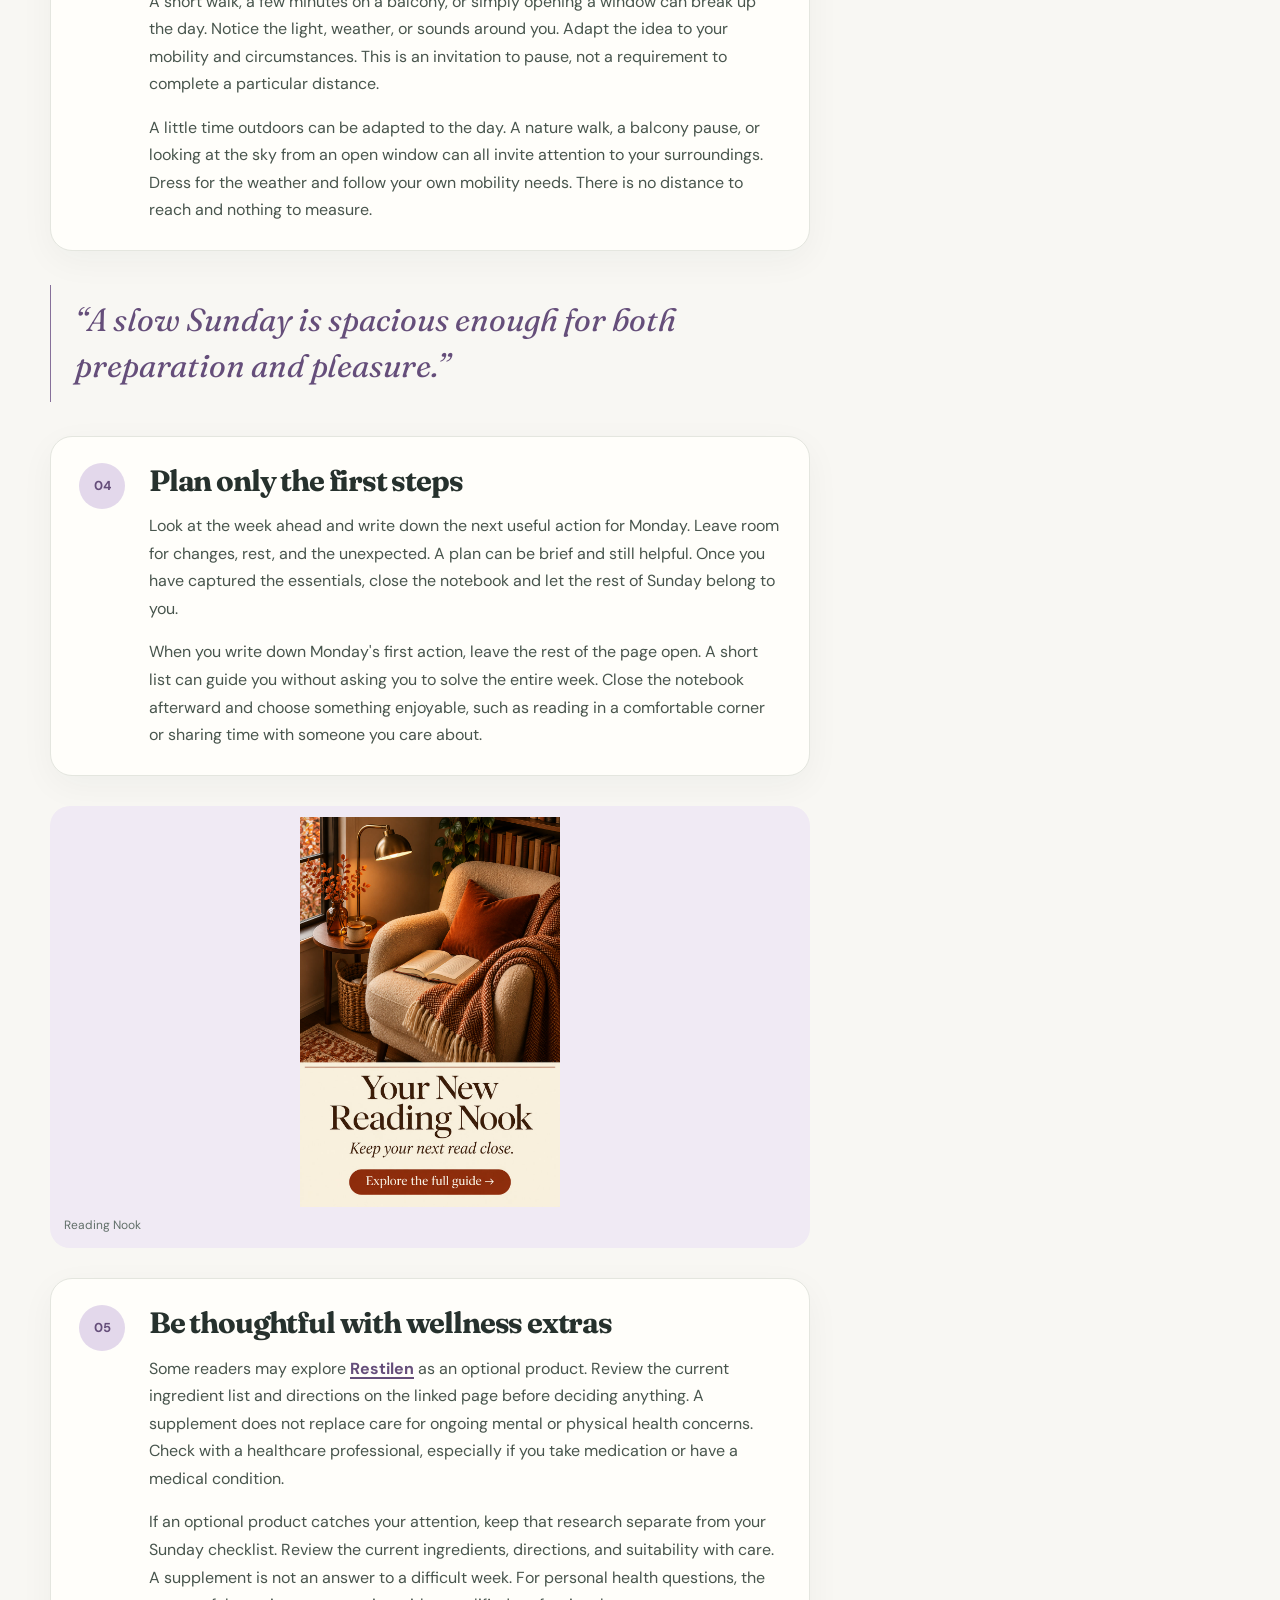
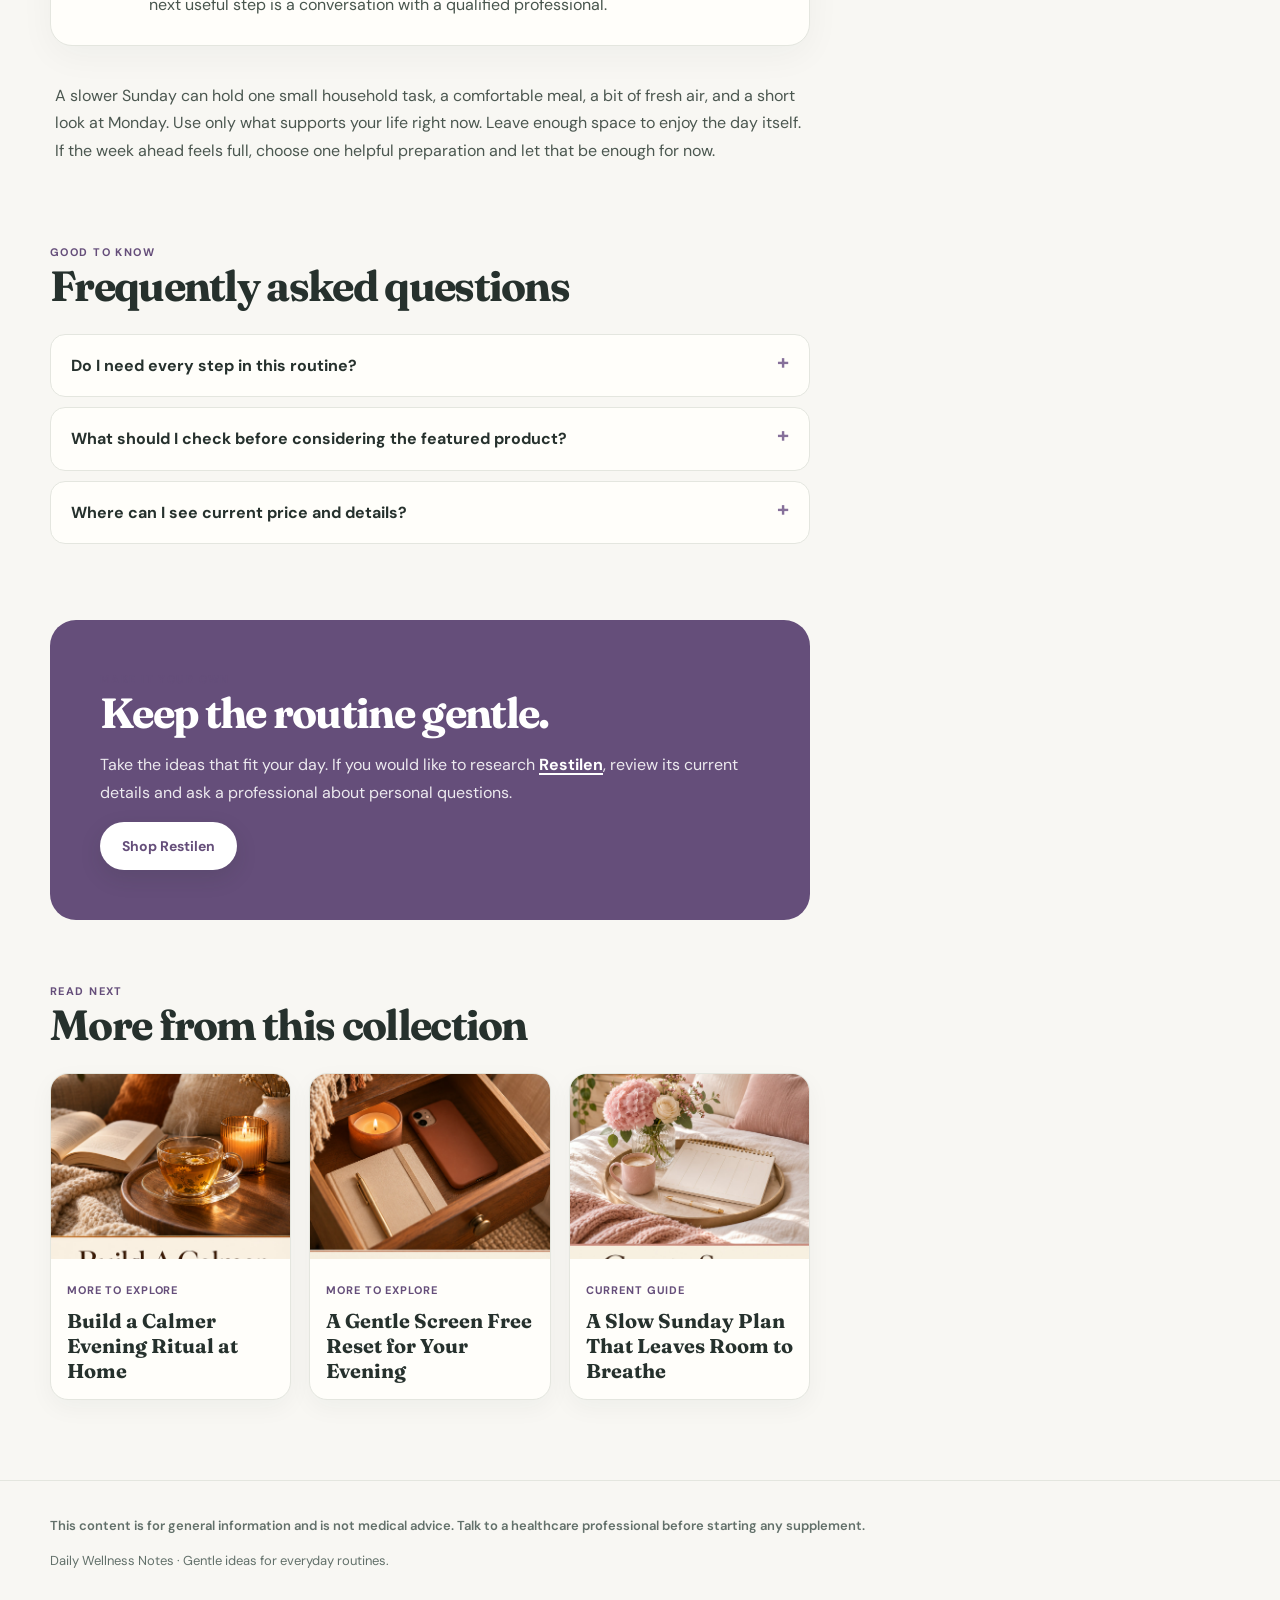
<file: yazi/slow-sunday-plan.html>
<!doctype html><html lang="en"><head><meta charset="utf-8"><meta name="viewport" content="width=device-width, initial-scale=1"><meta name="description" content="A lighter reset for your space, schedule, and attention."><link rel="canonical" href="https://dailywellnessnotes.github.io/notes/yazi/slow-sunday-plan.html"><link rel="stylesheet" href="../style.css"><title>A Slow Sunday Plan That Leaves Room to Breathe | Daily Wellness Notes</title></head><body class="theme-calm article-page"><nav class="site-nav"><div class="wrap site-nav__inner"><a class="brand" href="https://dailywellnessnotes.github.io/notes/">Daily Wellness Notes</a><div class="nav-links"><a href="https://dailywellnessnotes.github.io/notes/#skin">Skin</a><a href="https://dailywellnessnotes.github.io/notes/#hair">Hair</a><a href="https://dailywellnessnotes.github.io/notes/#calm">Calm</a></div></div></nav><div class="affiliate-disclosure">This page contains affiliate links. If you buy through them, I may earn a commission at no extra cost to you.</div><header class="wrap article-hero"><div class="hero-copy"><div class="eyebrow">Slow living / Daily rituals</div><h1>A Slow Sunday Plan That Leaves Room to Breathe</h1><p class="lede">A lighter reset for your space, schedule, and attention.</p><div class="read-meta"><span>4 min read</span><span>Practical guide</span></div></div><figure class="hero-media"><img src="https://dailywellnessnotes.github.io/notes/images/2026-11-17-stres-02.jpg" alt="Editorial pin artwork showing freshly made bed, flowers and blank weekly planner on tray." loading="lazy"><div class="hero-actions"><a class="btn affiliate-button" href="https://nplink.net/k0tsudy0" target="_blank" rel="sponsored nofollow noopener">Shop Restilen</a></div><figcaption>Sunday Reset · A gentle starting point</figcaption></figure></header><main class="wrap article-layout"><div class="article-main"><section class="toc" aria-label="In this guide"><h2>In this guide</h2><ol><li><a href="#step-1">Begin with one welcoming task</a></li><li><a href="#step-2">Make a comfortable meal</a></li><li><a href="#step-3">Step outside if you can</a></li><li><a href="#step-4">Plan only the first steps</a></li><li><a href="#step-5">Be thoughtful with wellness extras</a></li></ol></section><section class="step-card" id="step-1"><div class="step-badge">01</div><div><h2>Begin with one welcoming task</h2><p>Instead of writing a long reset list, choose one action that will make Monday a little easier: clear a table, prepare a bag, or wash a few dishes. Finish that task before deciding whether to do more. A short, completed action can feel more satisfying than an ambitious list left unfinished.</p><p>Start small enough that you can finish the task and still enjoy the day. A clean table or a prepared bag may be all the planning you need. If energy is limited, choose rest without turning it into a failure. The point of a Sunday reset is to make room, not to fill every hour.</p></div></section><aside class="tip-box"><strong>Tip</strong><p>Choose one helpful preparation for Monday, then give Sunday back to yourself. If you are comparing extras, check <a class="text-link" href="https://nplink.net/k0tsudy0" target="_blank" rel="sponsored nofollow noopener">the current product label</a> separately.</p></aside><section class="step-card" id="step-2"><div class="step-badge">02</div><div><h2>Make a comfortable meal</h2><p>Choose a simple meal you enjoy, perhaps soup, toast with vegetables, or a colorful grain bowl. Keep preparation realistic for your energy and budget. There is no ideal Sunday menu. The point is to enjoy a little time at the table without turning food into another performance.</p><p>A meal can be simple and still feel thoughtful. Use what you have, set a comfortable place, and let the preparation fit your budget and energy. There is no special food that makes the week perfect. Enjoying an ordinary breakfast or soup can be part of a slower pace. For an optional addition, take time to read <a class="text-link" href="https://nplink.net/k0tsudy0" target="_blank" rel="sponsored nofollow noopener">the current product details</a> before deciding.</p></div></section><div class="article-figure"><figure><img src="https://dailywellnessnotes.github.io/notes/images/2026-11-13-stres-02.jpg" alt="Editorial pin artwork showing unmade cozy sofa with blanket, tea tray and window sunlight." loading="lazy"><figcaption>Slow Weekend</figcaption></figure><figure><img src="https://dailywellnessnotes.github.io/notes/images/2026-11-17-stres-01.jpg" alt="Editorial pin artwork showing leafy woodland path with warm sunlight, cozy jacket draped over bench." loading="lazy"><figcaption>Nature Walk</figcaption></figure></div><section class="product-card" aria-label="Featured product"><div class="eyebrow">Optional product to research</div><h2><a class="text-link" href="https://nplink.net/k0tsudy0" target="_blank" rel="sponsored nofollow noopener">Restilen</a></h2><p><strong>What it is:</strong> a product some readers may want to compare with their personal routine. See <a class="text-link" href="https://nplink.net/k0tsudy0" target="_blank" rel="sponsored nofollow noopener">the current listing</a> for exact ingredients, directions, and availability.</p><p><strong>Why it appears here:</strong> it is an optional consideration, not a required step or a promise of results.</p><ul><li>Review <a class="text-link" href="https://nplink.net/k0tsudy0" target="_blank" rel="sponsored nofollow noopener">ingredients and directions</a> before deciding.</li><li>Consider your own preferences and schedule.</li><li>Ask a healthcare professional about personal suitability.</li></ul><a class="btn affiliate-button" href="https://nplink.net/k0tsudy0" target="_blank" rel="sponsored nofollow noopener">Check price &amp; details</a></section><section class="step-card" id="step-3"><div class="step-badge">03</div><div><h2>Step outside if you can</h2><p>A short walk, a few minutes on a balcony, or simply opening a window can break up the day. Notice the light, weather, or sounds around you. Adapt the idea to your mobility and circumstances. This is an invitation to pause, not a requirement to complete a particular distance.</p><p>A little time outdoors can be adapted to the day. A nature walk, a balcony pause, or looking at the sky from an open window can all invite attention to your surroundings. Dress for the weather and follow your own mobility needs. There is no distance to reach and nothing to measure.</p></div></section><blockquote class="pullquote">“A slow Sunday is spacious enough for both preparation and pleasure.”</blockquote><section class="step-card" id="step-4"><div class="step-badge">04</div><div><h2>Plan only the first steps</h2><p>Look at the week ahead and write down the next useful action for Monday. Leave room for changes, rest, and the unexpected. A plan can be brief and still helpful. Once you have captured the essentials, close the notebook and let the rest of Sunday belong to you.</p><p>When you write down Monday&#x27;s first action, leave the rest of the page open. A short list can guide you without asking you to solve the entire week. Close the notebook afterward and choose something enjoyable, such as reading in a comfortable corner or sharing time with someone you care about.</p></div></section><div class="article-figure article-figure--single"><figure><img src="https://dailywellnessnotes.github.io/notes/images/2026-11-16-stres-02.jpg" alt="Editorial pin artwork showing soft armchair, lamp, book and woven blanket in quiet corner." loading="lazy"><figcaption>Reading Nook</figcaption></figure></div><section class="step-card" id="step-5"><div class="step-badge">05</div><div><h2>Be thoughtful with wellness extras</h2><p>Some readers may explore <a class="text-link" href="https://nplink.net/k0tsudy0" target="_blank" rel="sponsored nofollow noopener">Restilen</a> as an optional product. Review the current ingredient list and directions on the linked page before deciding anything. A supplement does not replace care for ongoing mental or physical health concerns. Check with a healthcare professional, especially if you take medication or have a medical condition.</p><p>If an optional product catches your attention, keep that research separate from your Sunday checklist. Review the current ingredients, directions, and suitability with care. A supplement is not an answer to a difficult week. For personal health questions, the next useful step is a conversation with a qualified professional.</p></div></section><p class="closing-copy">A slower Sunday can hold one small household task, a comfortable meal, a bit of fresh air, and a short look at Monday. Use only what supports your life right now. Leave enough space to enjoy the day itself. If the week ahead feels full, choose one helpful preparation and let that be enough for now.</p><section class="faq" id="faq"><div class="eyebrow">Good to know</div><h2>Frequently asked questions</h2><details><summary>Do I need every step in this routine?</summary><p>No. Start with the part that fits your day and adjust the rest to your preferences. A comfortable, repeatable routine is more useful than a perfect checklist.</p></details><details><summary>What should I check before considering the featured product?</summary><p>Read the current <a class="text-link" href="https://nplink.net/k0tsudy0" target="_blank" rel="sponsored nofollow noopener">Restilen</a> ingredients and directions. Your medications, health conditions, and personal needs may affect whether a supplement is appropriate.</p></details><details><summary>Where can I see current price and details?</summary><p>Use <a class="text-link" href="https://nplink.net/k0tsudy0" target="_blank" rel="sponsored nofollow noopener">the current product page</a> to review up-to-date information. Ask a healthcare professional before starting any supplement.</p></details></section><section class="final-cta"><div class="eyebrow">Make it your own</div><h2>Keep the routine gentle.</h2><p>Take the ideas that fit your day. If you would like to research <a class="text-link" href="https://nplink.net/k0tsudy0" target="_blank" rel="sponsored nofollow noopener">Restilen</a>, review its current details and ask a professional about personal questions.</p><a class="btn btn--light affiliate-button" href="https://nplink.net/k0tsudy0" target="_blank" rel="sponsored nofollow noopener">Shop Restilen</a></section><section class="related"><div class="eyebrow">Read next</div><h2>More from this collection</h2><div class="related-grid"><a class="related-card" href="https://dailywellnessnotes.github.io/notes/yazi/calm-evening-ritual.html"><img src="https://dailywellnessnotes.github.io/notes/images/2026-11-11-stres-01.jpg" alt="Editorial pin artwork showing steaming herbal tea and candle beside open book on cozy sofa." loading="lazy"><div class="related-card__body"><span>More to explore</span><h3>Build a Calmer Evening Ritual at Home</h3></div></a><a class="related-card" href="https://dailywellnessnotes.github.io/notes/yazi/screen-free-reset.html"><img src="https://dailywellnessnotes.github.io/notes/images/2026-11-12-stres-02.jpg" alt="Editorial pin artwork showing phone face down in drawer beside paper journal and candle." loading="lazy"><div class="related-card__body"><span>More to explore</span><h3>A Gentle Screen Free Reset for Your Evening</h3></div></a><a class="related-card" href="https://dailywellnessnotes.github.io/notes/yazi/slow-sunday-plan.html"><img src="https://dailywellnessnotes.github.io/notes/images/2026-11-17-stres-02.jpg" alt="Editorial pin artwork showing freshly made bed, flowers and blank weekly planner on tray." loading="lazy"><div class="related-card__body"><span>Current guide</span><h3>A Slow Sunday Plan That Leaves Room to Breathe</h3></div></a></div></section></div><aside class="article-aside"><div class="aside-card"><img src="https://dailywellnessnotes.github.io/notes/images/2026-11-17-stres-02.jpg" alt="Editorial pin artwork showing freshly made bed, flowers and blank weekly planner on tray." loading="lazy"><div class="kicker">A small reminder</div><p>Choose the steps that fit your day. Keep extras optional and check current product details before deciding.</p></div></aside></main><div class="mobile-shop"><span>Explore the optional product</span><a class="btn affiliate-button" href="https://nplink.net/k0tsudy0" target="_blank" rel="sponsored nofollow noopener">Shop Restilen</a></div><footer class="site-footer"><div class="wrap"><p class="medical-note">This content is for general information and is not medical advice. Talk to a healthcare professional before starting any supplement.</p><p>Daily Wellness Notes · Gentle ideas for everyday routines.</p></div></footer></body></html>
</file>
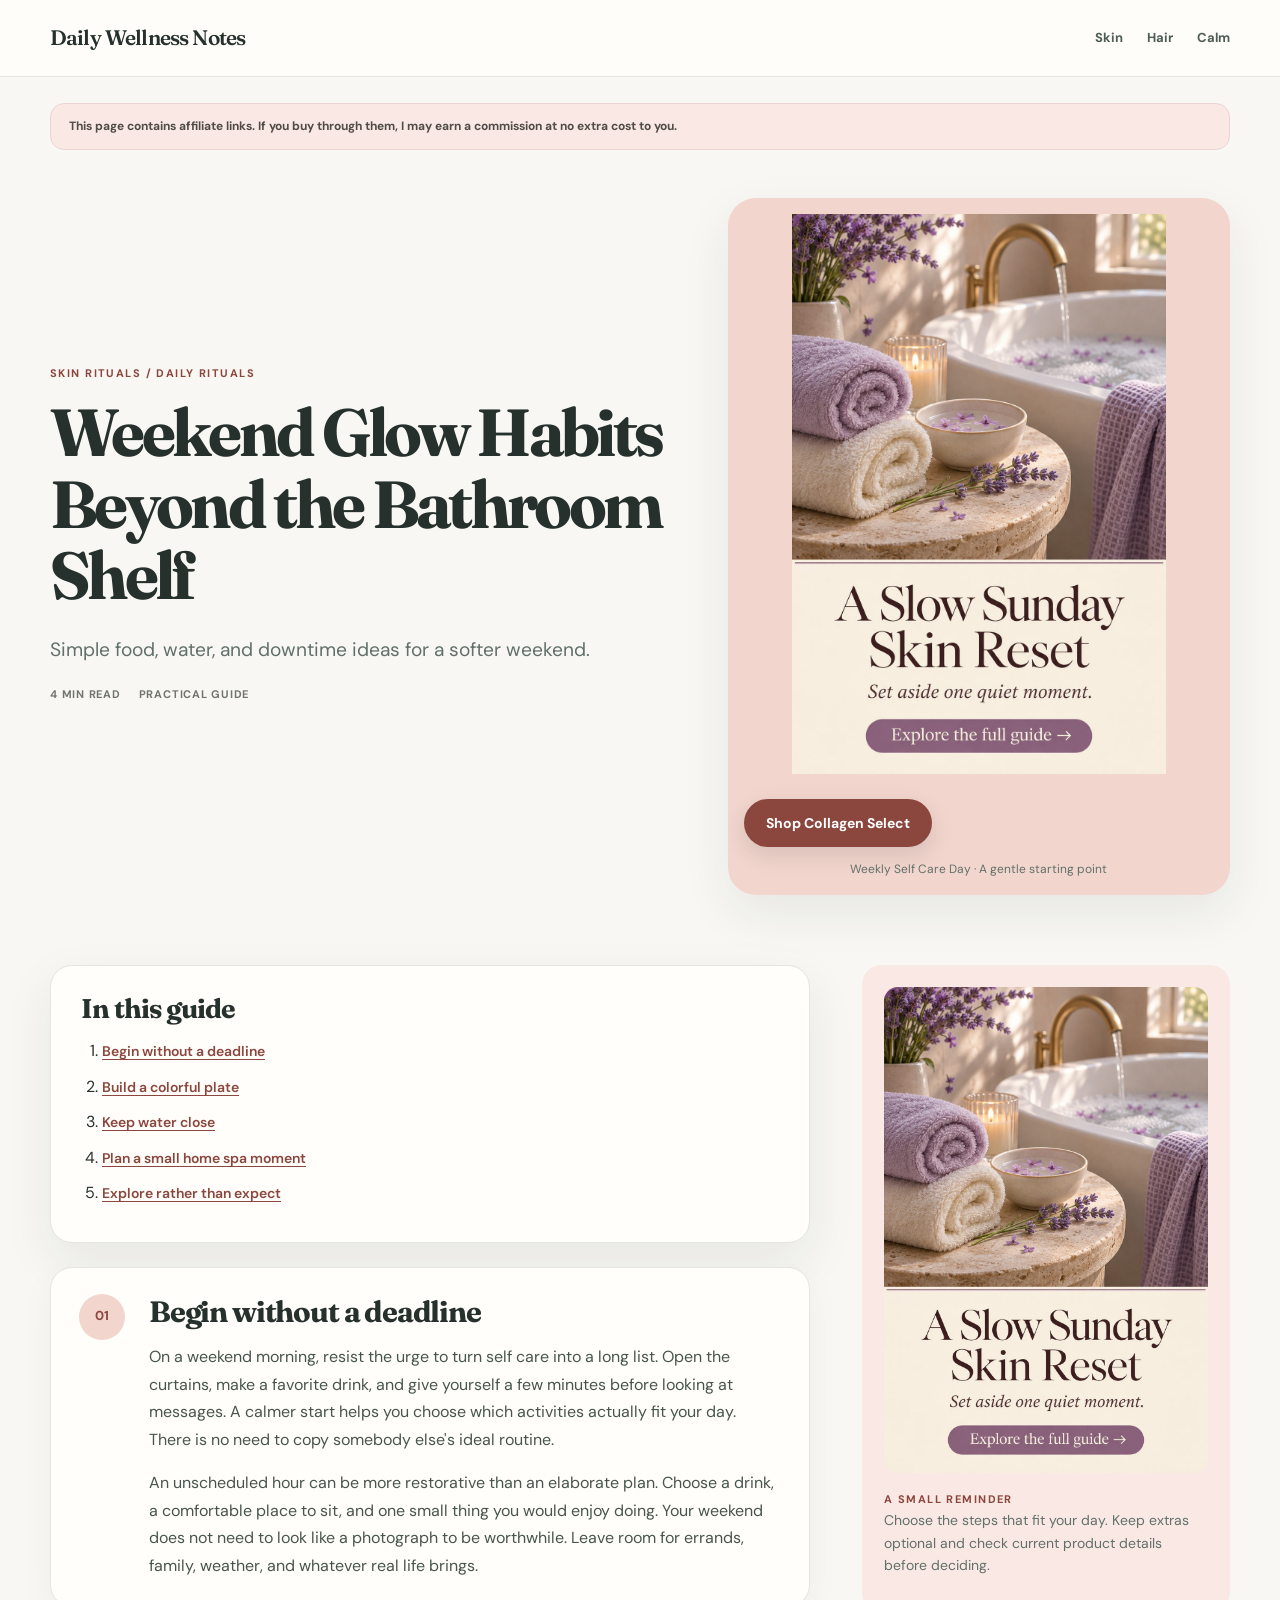
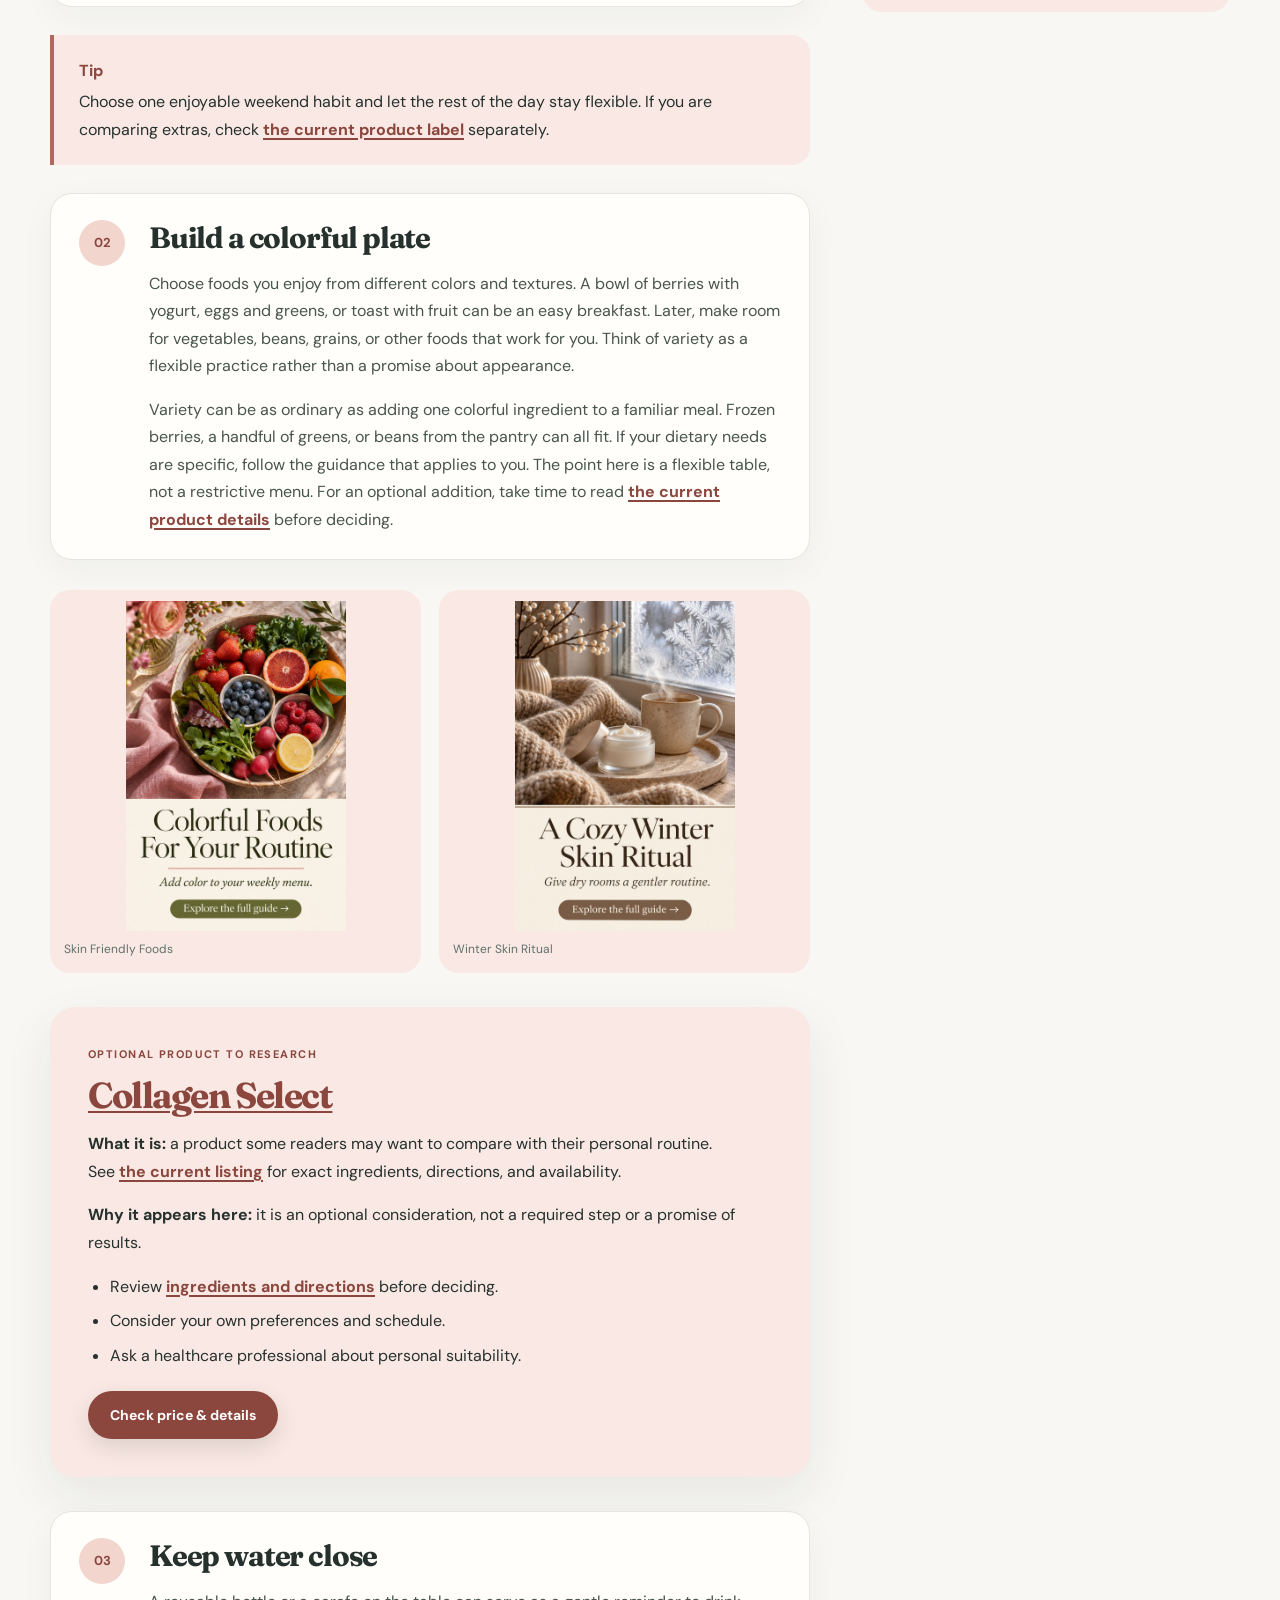
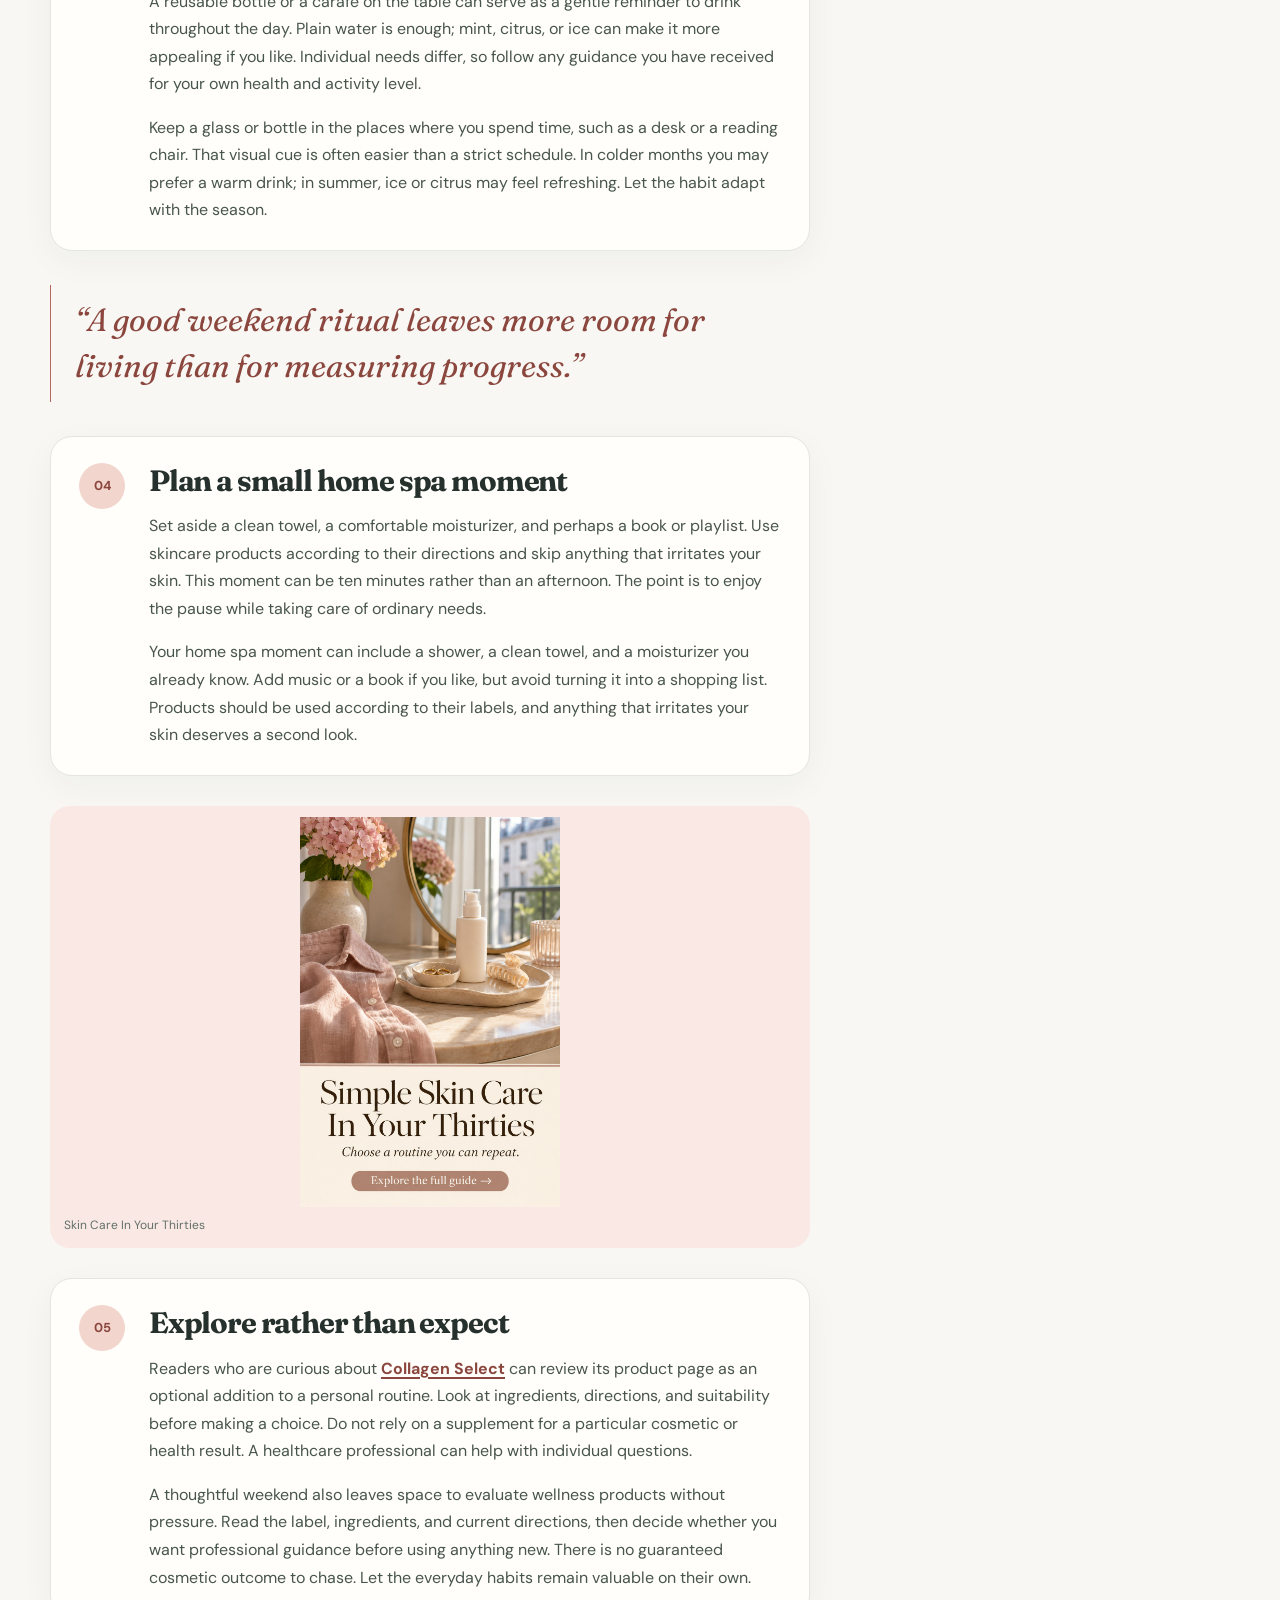
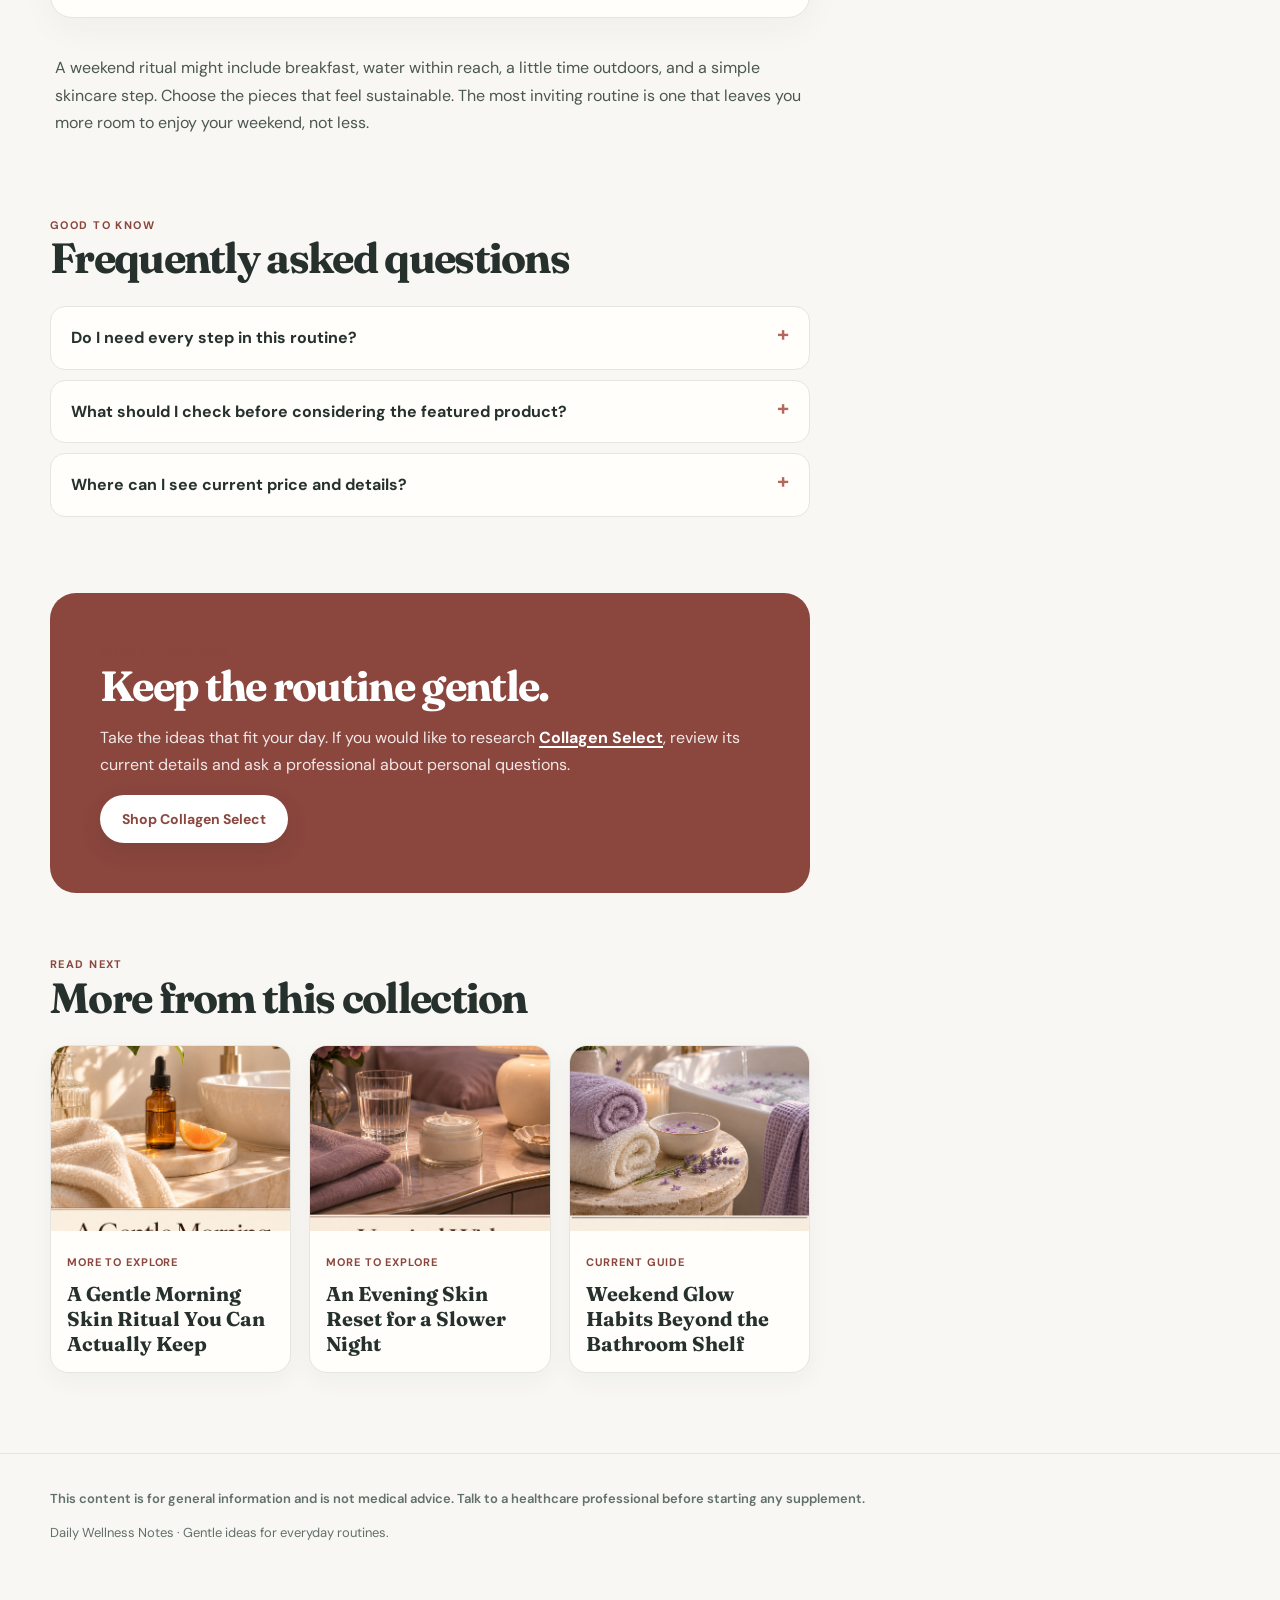
<file: yazi/weekend-glow-habits.html>
<!doctype html><html lang="en"><head><meta charset="utf-8"><meta name="viewport" content="width=device-width, initial-scale=1"><meta name="description" content="Simple food, water, and downtime ideas for a softer weekend."><link rel="canonical" href="https://dailywellnessnotes.github.io/notes/yazi/weekend-glow-habits.html"><link rel="stylesheet" href="../style.css"><title>Weekend Glow Habits Beyond the Bathroom Shelf | Daily Wellness Notes</title></head><body class="theme-skin article-page"><nav class="site-nav"><div class="wrap site-nav__inner"><a class="brand" href="https://dailywellnessnotes.github.io/notes/">Daily Wellness Notes</a><div class="nav-links"><a href="https://dailywellnessnotes.github.io/notes/#skin">Skin</a><a href="https://dailywellnessnotes.github.io/notes/#hair">Hair</a><a href="https://dailywellnessnotes.github.io/notes/#calm">Calm</a></div></div></nav><div class="affiliate-disclosure">This page contains affiliate links. If you buy through them, I may earn a commission at no extra cost to you.</div><header class="wrap article-hero"><div class="hero-copy"><div class="eyebrow">Skin rituals / Daily rituals</div><h1>Weekend Glow Habits Beyond the Bathroom Shelf</h1><p class="lede">Simple food, water, and downtime ideas for a softer weekend.</p><div class="read-meta"><span>4 min read</span><span>Practical guide</span></div></div><figure class="hero-media"><img src="https://dailywellnessnotes.github.io/notes/images/2026-11-16-kolajen-02.jpg" alt="Editorial pin artwork showing quiet home spa scene, rolled towels, small bowl and lavender stem by bathtub." loading="lazy"><div class="hero-actions"><a class="btn affiliate-button" href="https://nplink.net/z8oi2hbc" target="_blank" rel="sponsored nofollow noopener">Shop Collagen Select</a></div><figcaption>Weekly Self Care Day · A gentle starting point</figcaption></figure></header><main class="wrap article-layout"><div class="article-main"><section class="toc" aria-label="In this guide"><h2>In this guide</h2><ol><li><a href="#step-1">Begin without a deadline</a></li><li><a href="#step-2">Build a colorful plate</a></li><li><a href="#step-3">Keep water close</a></li><li><a href="#step-4">Plan a small home spa moment</a></li><li><a href="#step-5">Explore rather than expect</a></li></ol></section><section class="step-card" id="step-1"><div class="step-badge">01</div><div><h2>Begin without a deadline</h2><p>On a weekend morning, resist the urge to turn self care into a long list. Open the curtains, make a favorite drink, and give yourself a few minutes before looking at messages. A calmer start helps you choose which activities actually fit your day. There is no need to copy somebody else&#x27;s ideal routine.</p><p>An unscheduled hour can be more restorative than an elaborate plan. Choose a drink, a comfortable place to sit, and one small thing you would enjoy doing. Your weekend does not need to look like a photograph to be worthwhile. Leave room for errands, family, weather, and whatever real life brings.</p></div></section><aside class="tip-box"><strong>Tip</strong><p>Choose one enjoyable weekend habit and let the rest of the day stay flexible. If you are comparing extras, check <a class="text-link" href="https://nplink.net/z8oi2hbc" target="_blank" rel="sponsored nofollow noopener">the current product label</a> separately.</p></aside><section class="step-card" id="step-2"><div class="step-badge">02</div><div><h2>Build a colorful plate</h2><p>Choose foods you enjoy from different colors and textures. A bowl of berries with yogurt, eggs and greens, or toast with fruit can be an easy breakfast. Later, make room for vegetables, beans, grains, or other foods that work for you. Think of variety as a flexible practice rather than a promise about appearance.</p><p>Variety can be as ordinary as adding one colorful ingredient to a familiar meal. Frozen berries, a handful of greens, or beans from the pantry can all fit. If your dietary needs are specific, follow the guidance that applies to you. The point here is a flexible table, not a restrictive menu. For an optional addition, take time to read <a class="text-link" href="https://nplink.net/z8oi2hbc" target="_blank" rel="sponsored nofollow noopener">the current product details</a> before deciding.</p></div></section><div class="article-figure"><figure><img src="https://dailywellnessnotes.github.io/notes/images/2026-11-13-kolajen-02.jpg" alt="Editorial pin artwork showing overhead farmers market produce bowl with berries, citrus, leafy greens and linen napkin." loading="lazy"><figcaption>Skin Friendly Foods</figcaption></figure><figure><img src="https://dailywellnessnotes.github.io/notes/images/2026-11-15-kolajen-01.jpg" alt="Editorial pin artwork showing warm wool throw, moisturizer jar and steaming mug beside frosted window." loading="lazy"><figcaption>Winter Skin Ritual</figcaption></figure></div><section class="product-card" aria-label="Featured product"><div class="eyebrow">Optional product to research</div><h2><a class="text-link" href="https://nplink.net/z8oi2hbc" target="_blank" rel="sponsored nofollow noopener">Collagen Select</a></h2><p><strong>What it is:</strong> a product some readers may want to compare with their personal routine. See <a class="text-link" href="https://nplink.net/z8oi2hbc" target="_blank" rel="sponsored nofollow noopener">the current listing</a> for exact ingredients, directions, and availability.</p><p><strong>Why it appears here:</strong> it is an optional consideration, not a required step or a promise of results.</p><ul><li>Review <a class="text-link" href="https://nplink.net/z8oi2hbc" target="_blank" rel="sponsored nofollow noopener">ingredients and directions</a> before deciding.</li><li>Consider your own preferences and schedule.</li><li>Ask a healthcare professional about personal suitability.</li></ul><a class="btn affiliate-button" href="https://nplink.net/z8oi2hbc" target="_blank" rel="sponsored nofollow noopener">Check price &amp; details</a></section><section class="step-card" id="step-3"><div class="step-badge">03</div><div><h2>Keep water close</h2><p>A reusable bottle or a carafe on the table can serve as a gentle reminder to drink throughout the day. Plain water is enough; mint, citrus, or ice can make it more appealing if you like. Individual needs differ, so follow any guidance you have received for your own health and activity level.</p><p>Keep a glass or bottle in the places where you spend time, such as a desk or a reading chair. That visual cue is often easier than a strict schedule. In colder months you may prefer a warm drink; in summer, ice or citrus may feel refreshing. Let the habit adapt with the season.</p></div></section><blockquote class="pullquote">“A good weekend ritual leaves more room for living than for measuring progress.”</blockquote><section class="step-card" id="step-4"><div class="step-badge">04</div><div><h2>Plan a small home spa moment</h2><p>Set aside a clean towel, a comfortable moisturizer, and perhaps a book or playlist. Use skincare products according to their directions and skip anything that irritates your skin. This moment can be ten minutes rather than an afternoon. The point is to enjoy the pause while taking care of ordinary needs.</p><p>Your home spa moment can include a shower, a clean towel, and a moisturizer you already know. Add music or a book if you like, but avoid turning it into a shopping list. Products should be used according to their labels, and anything that irritates your skin deserves a second look.</p></div></section><div class="article-figure article-figure--single"><figure><img src="https://dailywellnessnotes.github.io/notes/images/2026-11-12-kolajen-01.jpg" alt="Editorial pin artwork showing bright apartment dressing table, ceramic tray, sunscreen bottle without label, linen blouse." loading="lazy"><figcaption>Skin Care In Your Thirties</figcaption></figure></div><section class="step-card" id="step-5"><div class="step-badge">05</div><div><h2>Explore rather than expect</h2><p>Readers who are curious about <a class="text-link" href="https://nplink.net/z8oi2hbc" target="_blank" rel="sponsored nofollow noopener">Collagen Select</a> can review its product page as an optional addition to a personal routine. Look at ingredients, directions, and suitability before making a choice. Do not rely on a supplement for a particular cosmetic or health result. A healthcare professional can help with individual questions.</p><p>A thoughtful weekend also leaves space to evaluate wellness products without pressure. Read the label, ingredients, and current directions, then decide whether you want professional guidance before using anything new. There is no guaranteed cosmetic outcome to chase. Let the everyday habits remain valuable on their own.</p></div></section><p class="closing-copy">A weekend ritual might include breakfast, water within reach, a little time outdoors, and a simple skincare step. Choose the pieces that feel sustainable. The most inviting routine is one that leaves you more room to enjoy your weekend, not less.</p><section class="faq" id="faq"><div class="eyebrow">Good to know</div><h2>Frequently asked questions</h2><details><summary>Do I need every step in this routine?</summary><p>No. Start with the part that fits your day and adjust the rest to your preferences. A comfortable, repeatable routine is more useful than a perfect checklist.</p></details><details><summary>What should I check before considering the featured product?</summary><p>Read the current <a class="text-link" href="https://nplink.net/z8oi2hbc" target="_blank" rel="sponsored nofollow noopener">Collagen Select</a> ingredients and directions. Your medications, health conditions, and personal needs may affect whether a supplement is appropriate.</p></details><details><summary>Where can I see current price and details?</summary><p>Use <a class="text-link" href="https://nplink.net/z8oi2hbc" target="_blank" rel="sponsored nofollow noopener">the current product page</a> to review up-to-date information. Ask a healthcare professional before starting any supplement.</p></details></section><section class="final-cta"><div class="eyebrow">Make it your own</div><h2>Keep the routine gentle.</h2><p>Take the ideas that fit your day. If you would like to research <a class="text-link" href="https://nplink.net/z8oi2hbc" target="_blank" rel="sponsored nofollow noopener">Collagen Select</a>, review its current details and ask a professional about personal questions.</p><a class="btn btn--light affiliate-button" href="https://nplink.net/z8oi2hbc" target="_blank" rel="sponsored nofollow noopener">Shop Collagen Select</a></section><section class="related"><div class="eyebrow">Read next</div><h2>More from this collection</h2><div class="related-grid"><a class="related-card" href="https://dailywellnessnotes.github.io/notes/yazi/morning-skin-ritual.html"><img src="https://dailywellnessnotes.github.io/notes/images/2026-11-11-kolajen-01.jpg" alt="Editorial pin artwork showing sunlit bathroom vanity, cream towel, unlabeled amber skincare dropper, citrus slice, leafy branch." loading="lazy"><div class="related-card__body"><span>More to explore</span><h3>A Gentle Morning Skin Ritual You Can Actually Keep</h3></div></a><a class="related-card" href="https://dailywellnessnotes.github.io/notes/yazi/evening-skin-reset.html"><img src="https://dailywellnessnotes.github.io/notes/images/2026-11-11-kolajen-02.jpg" alt="Editorial pin artwork showing bedside vanity with folded linen, glass water cup, soft lamp, moisturizer jar without label." loading="lazy"><div class="related-card__body"><span>More to explore</span><h3>An Evening Skin Reset for a Slower Night</h3></div></a><a class="related-card" href="https://dailywellnessnotes.github.io/notes/yazi/weekend-glow-habits.html"><img src="https://dailywellnessnotes.github.io/notes/images/2026-11-16-kolajen-02.jpg" alt="Editorial pin artwork showing quiet home spa scene, rolled towels, small bowl and lavender stem by bathtub." loading="lazy"><div class="related-card__body"><span>Current guide</span><h3>Weekend Glow Habits Beyond the Bathroom Shelf</h3></div></a></div></section></div><aside class="article-aside"><div class="aside-card"><img src="https://dailywellnessnotes.github.io/notes/images/2026-11-16-kolajen-02.jpg" alt="Editorial pin artwork showing quiet home spa scene, rolled towels, small bowl and lavender stem by bathtub." loading="lazy"><div class="kicker">A small reminder</div><p>Choose the steps that fit your day. Keep extras optional and check current product details before deciding.</p></div></aside></main><div class="mobile-shop"><span>Explore the optional product</span><a class="btn affiliate-button" href="https://nplink.net/z8oi2hbc" target="_blank" rel="sponsored nofollow noopener">Shop Collagen Select</a></div><footer class="site-footer"><div class="wrap"><p class="medical-note">This content is for general information and is not medical advice. Talk to a healthcare professional before starting any supplement.</p><p>Daily Wellness Notes · Gentle ideas for everyday routines.</p></div></footer></body></html>
</file>
<file: style.css>
@import url("https://fonts.googleapis.com/css2?family=DM+Sans:wght@400;500;600;700&family=Fraunces:opsz,wght@9..144,400;9..144,500;9..144,600&display=swap");

:root {
  --ink: #26312d;
  --muted: #62706a;
  --paper: #f8f7f3;
  --surface: #fffefa;
  --line: #e4e6df;
  --accent: #8d6a57;
  --accent-dark: #684635;
  --tint: #f6e7e1;
  --tint-strong: #efd3ca;
  --shadow: 0 18px 50px rgba(29, 44, 36, .08);
}

.theme-skin { --accent: #b4685d; --accent-dark: #8b463e; --tint: #f9e8e3; --tint-strong: #f2d5cd; }
.theme-hair { --accent: #5f806b; --accent-dark: #3d624c; --tint: #e9f0e7; --tint-strong: #d5e3d3; }
.theme-calm { --accent: #86709a; --accent-dark: #654e7a; --tint: #f0eaf4; --tint-strong: #e3d8eb; }

* { box-sizing: border-box; }
html { scroll-behavior: smooth; }
body {
  margin: 0;
  overflow-x: hidden;
  background: var(--paper);
  color: var(--ink);
  font: 400 16px/1.72 "DM Sans", Arial, sans-serif;
}
img { display: block; max-width: 100%; }
a { color: inherit; }
button, a { -webkit-tap-highlight-color: transparent; }
:focus-visible { outline: 3px solid var(--accent); outline-offset: 3px; }
.wrap { width: min(100% - 40px, 1180px); margin-inline: auto; }

.site-nav {
  border-bottom: 1px solid var(--line);
  background: rgba(255, 254, 250, .94);
}
.site-nav__inner {
  min-height: 76px;
  display: flex;
  align-items: center;
  justify-content: space-between;
  gap: 24px;
}
.brand {
  color: var(--ink);
  font: 600 21px/1.1 "Fraunces", Georgia, serif;
  letter-spacing: -.04em;
  text-decoration: none;
}
.nav-links { display: flex; flex-wrap: wrap; gap: 8px 24px; }
.nav-links a {
  color: #4d5d55;
  font-size: 13px;
  font-weight: 700;
  text-decoration: none;
}
.nav-links a:hover { color: var(--accent-dark); }

.affiliate-disclosure {
  width: min(100% - 40px, 1180px);
  margin: 26px auto 0;
  padding: 13px 18px;
  border: 1px solid color-mix(in srgb, var(--accent) 28%, white);
  border-radius: 14px;
  background: var(--tint);
  color: #514c47;
  font-size: 12px;
  font-weight: 700;
  line-height: 1.55;
}
.eyebrow, .read-meta, .kicker {
  font-size: 11px;
  font-weight: 700;
  letter-spacing: .13em;
  text-transform: uppercase;
  color: var(--accent-dark);
}
h1, h2, h3, blockquote { font-family: "Fraunces", Georgia, serif; }
h1 { letter-spacing: -.055em; line-height: 1.08; }
h2 { letter-spacing: -.04em; line-height: 1.18; }
p { margin: 0 0 1em; }
.lede { color: var(--muted); font-size: clamp(17px, 1.5vw, 20px); line-height: 1.65; }
.text-link {
  color: var(--accent-dark);
  font-weight: 700;
  text-decoration-thickness: 1.5px;
  text-underline-offset: 3px;
}
.text-link:hover { color: var(--ink); }
.btn {
  display: inline-flex;
  align-items: center;
  justify-content: center;
  min-height: 48px;
  padding: 12px 22px;
  border-radius: 999px;
  background: var(--accent-dark);
  box-shadow: 0 8px 22px rgba(29, 44, 36, .13);
  color: white;
  font-size: 14px;
  font-weight: 700;
  line-height: 1.3;
  text-align: center;
  text-decoration: none;
  transition: transform .2s ease, box-shadow .2s ease;
}
.btn:hover { transform: translateY(-2px); box-shadow: 0 12px 26px rgba(29, 44, 36, .18); }
.btn--light { background: white; color: var(--accent-dark); }

.article-hero {
  display: grid;
  grid-template-columns: minmax(0, 1.1fr) minmax(300px, .9fr);
  gap: clamp(30px, 5vw, 78px);
  align-items: center;
  padding-block: 48px 70px;
}
.article-hero h1 { max-width: 670px; margin: 14px 0 22px; font-size: clamp(43px, 5.2vw, 76px); }
.read-meta { display: flex; gap: 18px; margin-bottom: 25px; color: #71756e; letter-spacing: .07em; }
.hero-media { margin: 0; padding: 16px; border-radius: 28px; background: var(--tint-strong); box-shadow: var(--shadow); }
.hero-media img { width: 100%; max-height: 560px; object-fit: contain; border-radius: 18px; }
.hero-media figcaption { margin-top: 12px; font-size: 12px; color: var(--muted); text-align: center; }
.hero-actions { margin-top: 25px; }

.article-layout { display: grid; grid-template-columns: minmax(0, 760px) minmax(220px, 1fr); gap: 52px; align-items: start; }
.article-main { min-width: 0; }
.toc {
  padding: 27px 30px;
  border: 1px solid var(--line);
  border-radius: 22px;
  background: var(--surface);
  box-shadow: var(--shadow);
}
.toc h2 { margin: 0 0 12px; font-size: 27px; }
.toc ol { margin: 0; padding-left: 21px; }
.toc li { margin: 8px 0; }
.toc a { color: var(--accent-dark); font-size: 14px; font-weight: 600; text-underline-offset: 3px; }
.article-aside { position: sticky; top: 26px; }
.aside-card { border-radius: 20px; background: var(--tint); padding: 22px; }
.aside-card p { color: var(--muted); font-size: 14px; line-height: 1.6; }
.aside-card img { width: 100%; border-radius: 14px; margin-bottom: 17px; }

.step-card {
  display: grid;
  grid-template-columns: 54px minmax(0, 1fr);
  gap: 16px;
  margin: 24px 0;
  padding: 26px 28px;
  border: 1px solid var(--line);
  border-radius: 22px;
  background: var(--surface);
  box-shadow: 0 10px 35px rgba(29, 44, 36, .045);
  scroll-margin-top: 24px;
}
.step-badge {
  display: grid;
  place-items: center;
  width: 46px;
  height: 46px;
  border-radius: 50%;
  background: var(--tint-strong);
  color: var(--accent-dark);
  font-weight: 700;
  font-size: 13px;
}
.step-card h2 { margin: 1px 0 14px; font-size: clamp(26px, 2.3vw, 34px); }
.step-card p { color: #48554d; }
.step-card p:last-child { margin-bottom: 0; }
.article-figure { margin: 30px 0; display: grid; grid-template-columns: 1fr 1fr; gap: 18px; }
.article-figure figure { margin: 0; padding: 11px; border-radius: 20px; background: var(--tint); }
.article-figure img { width: 100%; height: 330px; object-fit: contain; border-radius: 13px; }
.article-figure figcaption { padding: 8px 3px 2px; color: var(--muted); font-size: 12px; }
.article-figure--single { grid-template-columns: 1fr; }
.article-figure--single img { height: 390px; }
.tip-box { margin: 28px 0; padding: 22px 25px; border-left: 4px solid var(--accent); border-radius: 0 18px 18px 0; background: var(--tint); }
.tip-box strong { color: var(--accent-dark); }
.tip-box p { margin: 4px 0 0; }
.pullquote { margin: 34px 0; padding: 12px 24px; border-left: 1px solid var(--accent); color: var(--accent-dark); font-size: clamp(24px, 2.5vw, 33px); font-style: italic; line-height: 1.45; }
.product-card { margin: 34px 0; padding: clamp(25px, 4vw, 38px); border-radius: 25px; background: var(--tint); box-shadow: var(--shadow); }
.product-card h2 { font-size: 36px; margin: 10px 0 14px; }
.product-card p { max-width: 650px; }
.product-card ul { padding-left: 22px; margin: 16px 0 22px; }
.product-card li { margin: 7px 0; }
.closing-copy { padding: 12px 5px 5px; color: #4b5750; }

.faq { padding: 58px 0 18px; }
.faq h2, .related h2 { font-size: clamp(32px, 3.3vw, 45px); margin: 0 0 22px; }
.faq details { margin: 10px 0; border: 1px solid var(--line); border-radius: 15px; background: var(--surface); }
.faq summary { cursor: pointer; padding: 17px 20px; font-weight: 700; list-style: none; }
.faq summary::after { content: "+"; float: right; color: var(--accent); font-size: 21px; line-height: 1; }
.faq details[open] summary::after { content: "−"; }
.faq details p { padding: 0 20px 18px; color: var(--muted); margin: 0; }
.final-cta { margin: 48px 0 62px; padding: clamp(28px, 5vw, 50px); border-radius: 26px; background: var(--accent-dark); color: white; }
.final-cta h2 { margin: 0 0 12px; font-size: clamp(32px, 3.3vw, 45px); }
.final-cta p { max-width: 690px; color: rgba(255,255,255,.88); }
.final-cta .text-link { color: white; }
.related { padding-bottom: 80px; }
.related-grid { display: grid; grid-template-columns: repeat(3, minmax(0, 1fr)); gap: 18px; }
.related-card { overflow: hidden; border: 1px solid var(--line); border-radius: 18px; background: var(--surface); text-decoration: none; box-shadow: 0 8px 24px rgba(29,44,36,.045); }
.related-card img { width: 100%; height: 185px; object-fit: cover; object-position: 50% 30%; }
.related-card__body { padding: 16px; }
.related-card__body span { color: var(--accent-dark); font-size: 11px; font-weight: 700; letter-spacing: .08em; text-transform: uppercase; }
.related-card h3 { font-size: 20px; line-height: 1.25; margin: 6px 0 0; }
.site-footer { border-top: 1px solid var(--line); padding: 34px 0 50px; color: var(--muted); font-size: 13px; }
.medical-note { max-width: 830px; margin: 0 0 12px; font-weight: 600; }
.mobile-shop { display: none; }

.home-hero { display: grid; grid-template-columns: 1.1fr .9fr; gap: 50px; align-items: center; padding: 70px 0 86px; }
.home-hero h1 { margin: 14px 0 22px; font-size: clamp(50px, 6vw, 84px); }
.home-mosaic { display: grid; grid-template-columns: repeat(3, 1fr); gap: 10px; padding: 12px; border-radius: 25px; background: white; box-shadow: var(--shadow); }
.home-mosaic img { width: 100%; height: 320px; object-fit: cover; border-radius: 14px; }
.home-mosaic img:nth-child(2) { margin-top: 26px; }
.home-mosaic img:nth-child(3) { margin-top: 52px; }
.category-block { padding: 10px 0 55px; scroll-margin-top: 20px; }
.category-head { display: flex; align-items: end; justify-content: space-between; gap: 20px; margin-bottom: 22px; }
.category-head h2 { font-size: clamp(34px, 4vw, 52px); margin: 0; }
.category-head p { color: var(--muted); margin: 0; max-width: 350px; }
.home-grid { display: grid; grid-template-columns: repeat(3, minmax(0, 1fr)); gap: 20px; }
.home-card { overflow: hidden; border-radius: 20px; border: 1px solid var(--line); background: var(--surface); text-decoration: none; box-shadow: 0 8px 28px rgba(29,44,36,.05); }
.home-card img { width: 100%; height: 260px; object-fit: cover; object-position: 50% 32%; }
.home-card__body { padding: 22px; }
.home-card h3 { font-size: 25px; line-height: 1.2; margin: 8px 0 10px; }
.home-card p { color: var(--muted); font-size: 14px; }
.home-card__body span { color: var(--accent-dark); font-size: 13px; font-weight: 700; }

@media (max-width: 960px) {
  .article-layout { grid-template-columns: minmax(0, 1fr); }
  .article-aside { display: none; }
  .home-hero { gap: 25px; }
}
@media (max-width: 680px) {
  body.article-page { padding-bottom: calc(92px + env(safe-area-inset-bottom)); }
  .wrap { width: min(100% - 28px, 1180px); }
  .site-nav__inner { min-height: 68px; gap: 8px; flex-wrap: wrap; justify-content: center; padding-block: 11px; }
  .brand { width: 100%; font-size: 17px; text-align: center; }
  .nav-links { gap: 18px; justify-content: center; }
  .nav-links a { font-size: 11px; }
  .affiliate-disclosure { width: min(100% - 28px, 1180px); margin-top: 14px; }
  .article-hero { grid-template-columns: 1fr; gap: 23px; padding-block: 32px 42px; }
  .article-hero h1 { font-size: clamp(40px, 11vw, 58px); }
  .hero-media { padding: 10px; border-radius: 20px; }
  .hero-media img { max-height: none; }
  .toc { padding: 22px; }
  .step-card { grid-template-columns: 1fr; gap: 10px; padding: 23px; }
  .article-figure { gap: 10px; }
  .article-figure img { height: 230px; }
  .article-figure--single img { height: 300px; }
  .related-grid, .home-grid { grid-template-columns: 1fr; }
  .related-card img { height: 210px; }
  .mobile-shop {
    display: flex;
    align-items: center;
    justify-content: space-between;
    gap: 12px;
    position: fixed;
    z-index: 10;
    left: 0;
    right: 0;
    bottom: 0;
    min-height: 72px;
    padding: 10px max(14px, env(safe-area-inset-left)) calc(10px + env(safe-area-inset-bottom)) max(14px, env(safe-area-inset-right));
    border-top: 1px solid var(--line);
    background: rgba(255,254,250,.97);
    box-shadow: 0 -8px 25px rgba(29,44,36,.08);
    backdrop-filter: blur(12px);
  }
  .mobile-shop span { font-size: 12px; font-weight: 700; line-height: 1.3; }
  .mobile-shop .btn { min-height: 42px; flex: 0 0 auto; padding: 9px 15px; font-size: 12px; }
  .home-hero { grid-template-columns: 1fr; padding: 45px 0 55px; }
  .home-mosaic img { height: 210px; }
  .category-head { display: block; }
  .category-head p { margin-top: 8px; }
  .home-card img { height: 250px; }
}
</file>
